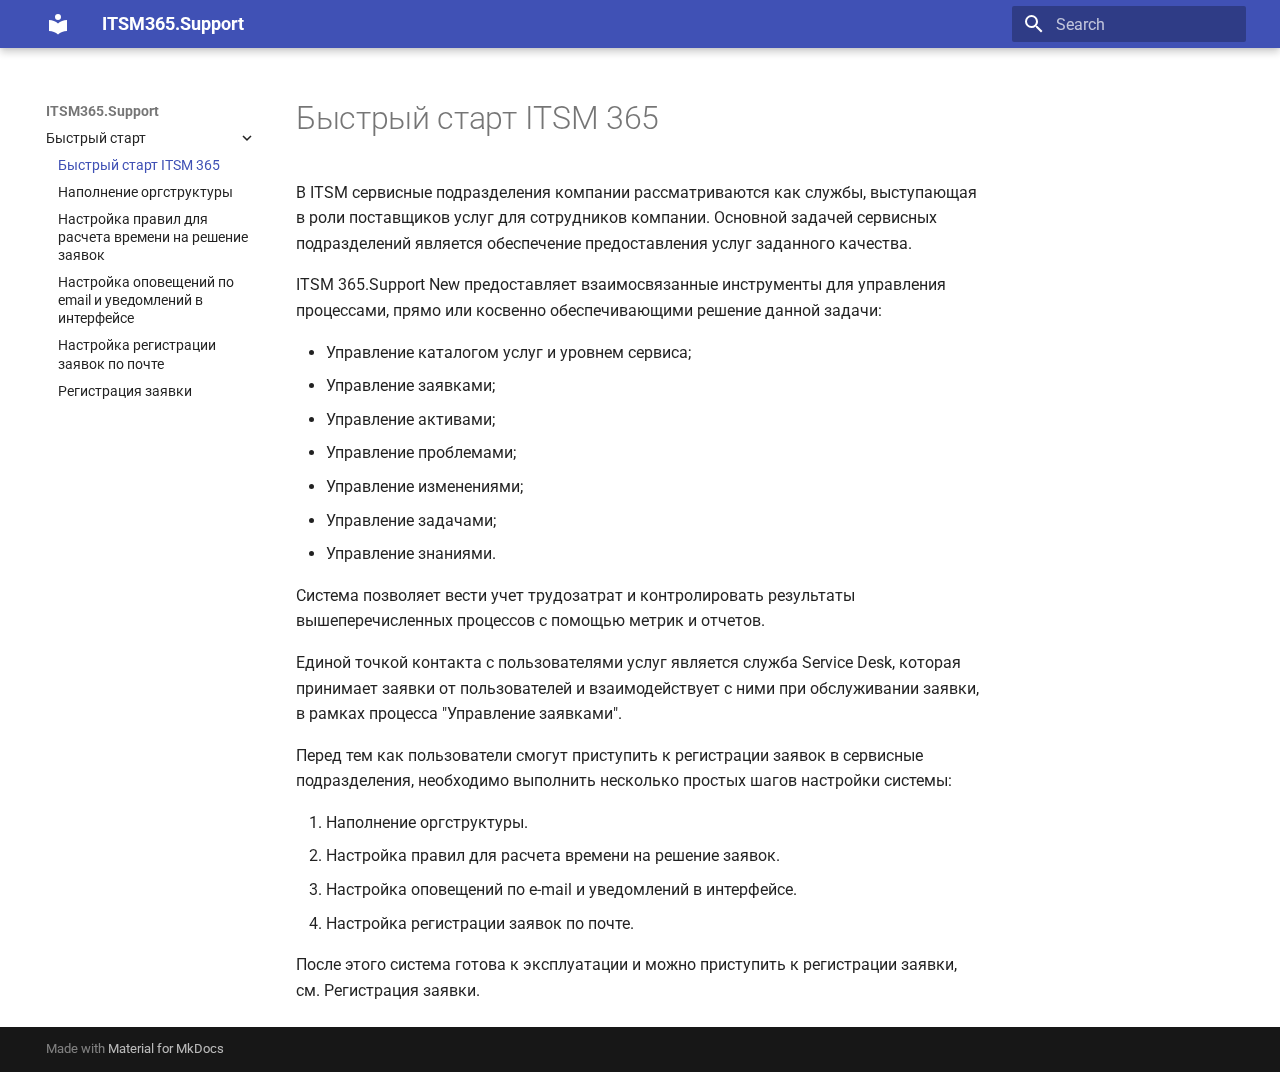
<file: site/Quick_Start_00/index.html>
<!doctype html>
<html lang="en" class="no-js">
  <head>
    
      <meta charset="utf-8">
      <meta name="viewport" content="width=device-width,initial-scale=1">
      
      
      
      
      
        <link rel="next" href="../Quick_Start_1/">
      
      
      <link rel="icon" href="../logo.png">
      <meta name="generator" content="mkdocs-1.5.3, mkdocs-material-9.5.17">
    
    
      
        <title>Быстрый старт ITSM 365 - ITSM365.Support</title>
      
    
    
      <link rel="stylesheet" href="../assets/stylesheets/main.bcfcd587.min.css">
      
      


    
    
      
    
    
      
        
        
        <link rel="preconnect" href="https://fonts.gstatic.com" crossorigin>
        <link rel="stylesheet" href="https://fonts.googleapis.com/css?family=Roboto:300,300i,400,400i,700,700i%7CRoboto+Mono:400,400i,700,700i&display=fallback">
        <style>:root{--md-text-font:"Roboto";--md-code-font:"Roboto Mono"}</style>
      
    
    
    <script>__md_scope=new URL("..",location),__md_hash=e=>[...e].reduce((e,_)=>(e<<5)-e+_.charCodeAt(0),0),__md_get=(e,_=localStorage,t=__md_scope)=>JSON.parse(_.getItem(t.pathname+"."+e)),__md_set=(e,_,t=localStorage,a=__md_scope)=>{try{t.setItem(a.pathname+"."+e,JSON.stringify(_))}catch(e){}}</script>
    
      

    
    
    
  </head>
  
  
    <body dir="ltr">
  
    
    <input class="md-toggle" data-md-toggle="drawer" type="checkbox" id="__drawer" autocomplete="off">
    <input class="md-toggle" data-md-toggle="search" type="checkbox" id="__search" autocomplete="off">
    <label class="md-overlay" for="__drawer"></label>
    <div data-md-component="skip">
      
        
        <a href="#itsm-365" class="md-skip">
          Skip to content
        </a>
      
    </div>
    <div data-md-component="announce">
      
    </div>
    
    
      

  

<header class="md-header md-header--shadow" data-md-component="header">
  <nav class="md-header__inner md-grid" aria-label="Header">
    <a href=".." title="ITSM365.Support" class="md-header__button md-logo" aria-label="ITSM365.Support" data-md-component="logo">
      
  
  <svg xmlns="http://www.w3.org/2000/svg" viewBox="0 0 24 24"><path d="M12 8a3 3 0 0 0 3-3 3 3 0 0 0-3-3 3 3 0 0 0-3 3 3 3 0 0 0 3 3m0 3.54C9.64 9.35 6.5 8 3 8v11c3.5 0 6.64 1.35 9 3.54 2.36-2.19 5.5-3.54 9-3.54V8c-3.5 0-6.64 1.35-9 3.54Z"/></svg>

    </a>
    <label class="md-header__button md-icon" for="__drawer">
      
      <svg xmlns="http://www.w3.org/2000/svg" viewBox="0 0 24 24"><path d="M3 6h18v2H3V6m0 5h18v2H3v-2m0 5h18v2H3v-2Z"/></svg>
    </label>
    <div class="md-header__title" data-md-component="header-title">
      <div class="md-header__ellipsis">
        <div class="md-header__topic">
          <span class="md-ellipsis">
            ITSM365.Support
          </span>
        </div>
        <div class="md-header__topic" data-md-component="header-topic">
          <span class="md-ellipsis">
            
              Быстрый старт ITSM 365
            
          </span>
        </div>
      </div>
    </div>
    
    
      <script>var media,input,key,value,palette=__md_get("__palette");if(palette&&palette.color){"(prefers-color-scheme)"===palette.color.media&&(media=matchMedia("(prefers-color-scheme: light)"),input=document.querySelector(media.matches?"[data-md-color-media='(prefers-color-scheme: light)']":"[data-md-color-media='(prefers-color-scheme: dark)']"),palette.color.media=input.getAttribute("data-md-color-media"),palette.color.scheme=input.getAttribute("data-md-color-scheme"),palette.color.primary=input.getAttribute("data-md-color-primary"),palette.color.accent=input.getAttribute("data-md-color-accent"));for([key,value]of Object.entries(palette.color))document.body.setAttribute("data-md-color-"+key,value)}</script>
    
    
    
      <label class="md-header__button md-icon" for="__search">
        
        <svg xmlns="http://www.w3.org/2000/svg" viewBox="0 0 24 24"><path d="M9.5 3A6.5 6.5 0 0 1 16 9.5c0 1.61-.59 3.09-1.56 4.23l.27.27h.79l5 5-1.5 1.5-5-5v-.79l-.27-.27A6.516 6.516 0 0 1 9.5 16 6.5 6.5 0 0 1 3 9.5 6.5 6.5 0 0 1 9.5 3m0 2C7 5 5 7 5 9.5S7 14 9.5 14 14 12 14 9.5 12 5 9.5 5Z"/></svg>
      </label>
      <div class="md-search" data-md-component="search" role="dialog">
  <label class="md-search__overlay" for="__search"></label>
  <div class="md-search__inner" role="search">
    <form class="md-search__form" name="search">
      <input type="text" class="md-search__input" name="query" aria-label="Search" placeholder="Search" autocapitalize="off" autocorrect="off" autocomplete="off" spellcheck="false" data-md-component="search-query" required>
      <label class="md-search__icon md-icon" for="__search">
        
        <svg xmlns="http://www.w3.org/2000/svg" viewBox="0 0 24 24"><path d="M9.5 3A6.5 6.5 0 0 1 16 9.5c0 1.61-.59 3.09-1.56 4.23l.27.27h.79l5 5-1.5 1.5-5-5v-.79l-.27-.27A6.516 6.516 0 0 1 9.5 16 6.5 6.5 0 0 1 3 9.5 6.5 6.5 0 0 1 9.5 3m0 2C7 5 5 7 5 9.5S7 14 9.5 14 14 12 14 9.5 12 5 9.5 5Z"/></svg>
        
        <svg xmlns="http://www.w3.org/2000/svg" viewBox="0 0 24 24"><path d="M20 11v2H8l5.5 5.5-1.42 1.42L4.16 12l7.92-7.92L13.5 5.5 8 11h12Z"/></svg>
      </label>
      <nav class="md-search__options" aria-label="Search">
        
        <button type="reset" class="md-search__icon md-icon" title="Clear" aria-label="Clear" tabindex="-1">
          
          <svg xmlns="http://www.w3.org/2000/svg" viewBox="0 0 24 24"><path d="M19 6.41 17.59 5 12 10.59 6.41 5 5 6.41 10.59 12 5 17.59 6.41 19 12 13.41 17.59 19 19 17.59 13.41 12 19 6.41Z"/></svg>
        </button>
      </nav>
      
    </form>
    <div class="md-search__output">
      <div class="md-search__scrollwrap" data-md-scrollfix>
        <div class="md-search-result" data-md-component="search-result">
          <div class="md-search-result__meta">
            Initializing search
          </div>
          <ol class="md-search-result__list" role="presentation"></ol>
        </div>
      </div>
    </div>
  </div>
</div>
    
    
  </nav>
  
</header>
    
    <div class="md-container" data-md-component="container">
      
      
        
          
        
      
      <main class="md-main" data-md-component="main">
        <div class="md-main__inner md-grid">
          
            
              
              <div class="md-sidebar md-sidebar--primary" data-md-component="sidebar" data-md-type="navigation" >
                <div class="md-sidebar__scrollwrap">
                  <div class="md-sidebar__inner">
                    



<nav class="md-nav md-nav--primary" aria-label="Navigation" data-md-level="0">
  <label class="md-nav__title" for="__drawer">
    <a href=".." title="ITSM365.Support" class="md-nav__button md-logo" aria-label="ITSM365.Support" data-md-component="logo">
      
  
  <svg xmlns="http://www.w3.org/2000/svg" viewBox="0 0 24 24"><path d="M12 8a3 3 0 0 0 3-3 3 3 0 0 0-3-3 3 3 0 0 0-3 3 3 3 0 0 0 3 3m0 3.54C9.64 9.35 6.5 8 3 8v11c3.5 0 6.64 1.35 9 3.54 2.36-2.19 5.5-3.54 9-3.54V8c-3.5 0-6.64 1.35-9 3.54Z"/></svg>

    </a>
    ITSM365.Support
  </label>
  
  <ul class="md-nav__list" data-md-scrollfix>
    
      
      
  
  
    
  
  
  
    
    
      
        
      
        
      
        
      
        
      
        
      
        
      
    
    
    
    <li class="md-nav__item md-nav__item--active md-nav__item--nested">
      
        
        
        <input class="md-nav__toggle md-toggle " type="checkbox" id="__nav_1" checked>
        
          
          <label class="md-nav__link" for="__nav_1" id="__nav_1_label" tabindex="0">
            
  
  <span class="md-ellipsis">
    Быстрый старт
  </span>
  

            <span class="md-nav__icon md-icon"></span>
          </label>
        
        <nav class="md-nav" data-md-level="1" aria-labelledby="__nav_1_label" aria-expanded="true">
          <label class="md-nav__title" for="__nav_1">
            <span class="md-nav__icon md-icon"></span>
            Быстрый старт
          </label>
          <ul class="md-nav__list" data-md-scrollfix>
            
              
                
  
  
    
  
  
  
    <li class="md-nav__item md-nav__item--active">
      
      <input class="md-nav__toggle md-toggle" type="checkbox" id="__toc">
      
      
        
      
      
      <a href="./" class="md-nav__link md-nav__link--active">
        
  
  <span class="md-ellipsis">
    Быстрый старт ITSM 365
  </span>
  

      </a>
      
    </li>
  

              
            
              
                
  
  
  
  
    <li class="md-nav__item">
      <a href="../Quick_Start_1/" class="md-nav__link">
        
  
  <span class="md-ellipsis">
    Наполнение оргструктуры
  </span>
  

      </a>
    </li>
  

              
            
              
                
  
  
  
  
    <li class="md-nav__item">
      <a href="../Quick_Start_2/" class="md-nav__link">
        
  
  <span class="md-ellipsis">
    Настройка правил для расчета времени на решение заявок
  </span>
  

      </a>
    </li>
  

              
            
              
                
  
  
  
  
    <li class="md-nav__item">
      <a href="../Quick_Start_3/" class="md-nav__link">
        
  
  <span class="md-ellipsis">
    Настройка оповещений по email и уведомлений в интерфейсе
  </span>
  

      </a>
    </li>
  

              
            
              
                
  
  
  
  
    <li class="md-nav__item">
      <a href="../Quick_Start_4/" class="md-nav__link">
        
  
  <span class="md-ellipsis">
    Настройка регистрации заявок по почте
  </span>
  

      </a>
    </li>
  

              
            
              
                
  
  
  
  
    <li class="md-nav__item">
      <a href="../Quick_Start_5/" class="md-nav__link">
        
  
  <span class="md-ellipsis">
    Регистрация заявки
  </span>
  

      </a>
    </li>
  

              
            
          </ul>
        </nav>
      
    </li>
  

    
  </ul>
</nav>
                  </div>
                </div>
              </div>
            
            
              
              <div class="md-sidebar md-sidebar--secondary" data-md-component="sidebar" data-md-type="toc" >
                <div class="md-sidebar__scrollwrap">
                  <div class="md-sidebar__inner">
                    

<nav class="md-nav md-nav--secondary" aria-label="Table of contents">
  
  
  
    
  
  
</nav>
                  </div>
                </div>
              </div>
            
          
          
            <div class="md-content" data-md-component="content">
              <article class="md-content__inner md-typeset">
                
                  


<h1 id="itsm-365">Быстрый старт ITSM 365</h1>
<p>В ITSM сервисные подразделения компании рассматриваются как службы, выступающая в роли поставщиков услуг для сотрудников компании. Основной задачей сервисных подразделений является обеспечение предоставления услуг заданного качества.</p>
<p class="beforeList">ITSM 365.Support New предоставляет взаимосвязанные инструменты для управления процессами, прямо или косвенно обеспечивающими решение данной задачи:</p>

<ul class="FirstLevel">
  <li> Управление каталогом услуг и уровнем сервиса;</li>
  <li>Управление заявками;</li>
  <li>Управление активами;</li>
  <li>Управление проблемами;</li>
  <li> Управление изменениями;</li>
  <li> Управление задачами;</li>
  <li>Управление знаниями. </li>
</ul>
<p>Система позволяет вести учет трудозатрат и контролировать результаты вышеперечисленных процессов с помощью метрик и отчетов.</p>
<p>Единой точкой контакта с пользователями услуг является служба Service Desk, которая принимает заявки от пользователей и взаимодействует с ними при обслуживании заявки, в рамках процесса "Управление заявками".</p>
<p class="beforeList">Перед тем как пользователи смогут приступить к регистрации заявок в сервисные подразделения, необходимо выполнить несколько простых шагов настройки системы:</p>

<ol>
  <li>
    <MadCap:xref href="Quick_Start_1.htm" xmlns:MadCap="http://www.madcapsoftware.com/Schemas/MadCap.xsd">Наполнение оргструктуры</MadCap:xref>.            </li>
  <li>
    <MadCap:xref href="Quick_Start_2.htm" xmlns:MadCap="http://www.madcapsoftware.com/Schemas/MadCap.xsd">Настройка правил для расчета времени на решение заявок</MadCap:xref>.            </li>
  <li>
    <MadCap:xref href="Quick_Start_3.htm" xmlns:MadCap="http://www.madcapsoftware.com/Schemas/MadCap.xsd">Настройка оповещений по e-mail и уведомлений в интерфейсе</MadCap:xref>.            </li>
  <li>
    <MadCap:xref href="Quick_Start_4.htm" xmlns:MadCap="http://www.madcapsoftware.com/Schemas/MadCap.xsd">Настройка регистрации заявок по почте</MadCap:xref>.            </li>
</ol>
<p>После этого система готова к эксплуатации и можно приступить к регистрации заявки, см. <MadCap:xref href="Quick_Start_5.htm" xmlns:MadCap="http://www.madcapsoftware.com/Schemas/MadCap.xsd">Регистрация заявки</MadCap:xref>.</p>












                
              </article>
            </div>
          
          
<script>var target=document.getElementById(location.hash.slice(1));target&&target.name&&(target.checked=target.name.startsWith("__tabbed_"))</script>
        </div>
        
      </main>
      
        <footer class="md-footer">
  
  <div class="md-footer-meta md-typeset">
    <div class="md-footer-meta__inner md-grid">
      <div class="md-copyright">
  
  
    Made with
    <a href="https://squidfunk.github.io/mkdocs-material/" target="_blank" rel="noopener">
      Material for MkDocs
    </a>
  
</div>
      
    </div>
  </div>
</footer>
      
    </div>
    <div class="md-dialog" data-md-component="dialog">
      <div class="md-dialog__inner md-typeset"></div>
    </div>
    
    
    <script id="__config" type="application/json">{"base": "..", "features": ["navigation.path", "navigation.indexes"], "search": "../assets/javascripts/workers/search.b8dbb3d2.min.js", "translations": {"clipboard.copied": "Copied to clipboard", "clipboard.copy": "Copy to clipboard", "search.result.more.one": "1 more on this page", "search.result.more.other": "# more on this page", "search.result.none": "No matching documents", "search.result.one": "1 matching document", "search.result.other": "# matching documents", "search.result.placeholder": "Type to start searching", "search.result.term.missing": "Missing", "select.version": "Select version"}}</script>
    
    
      <script src="../assets/javascripts/bundle.1e8ae164.min.js"></script>
      
    
  </body>
</html>
</file>
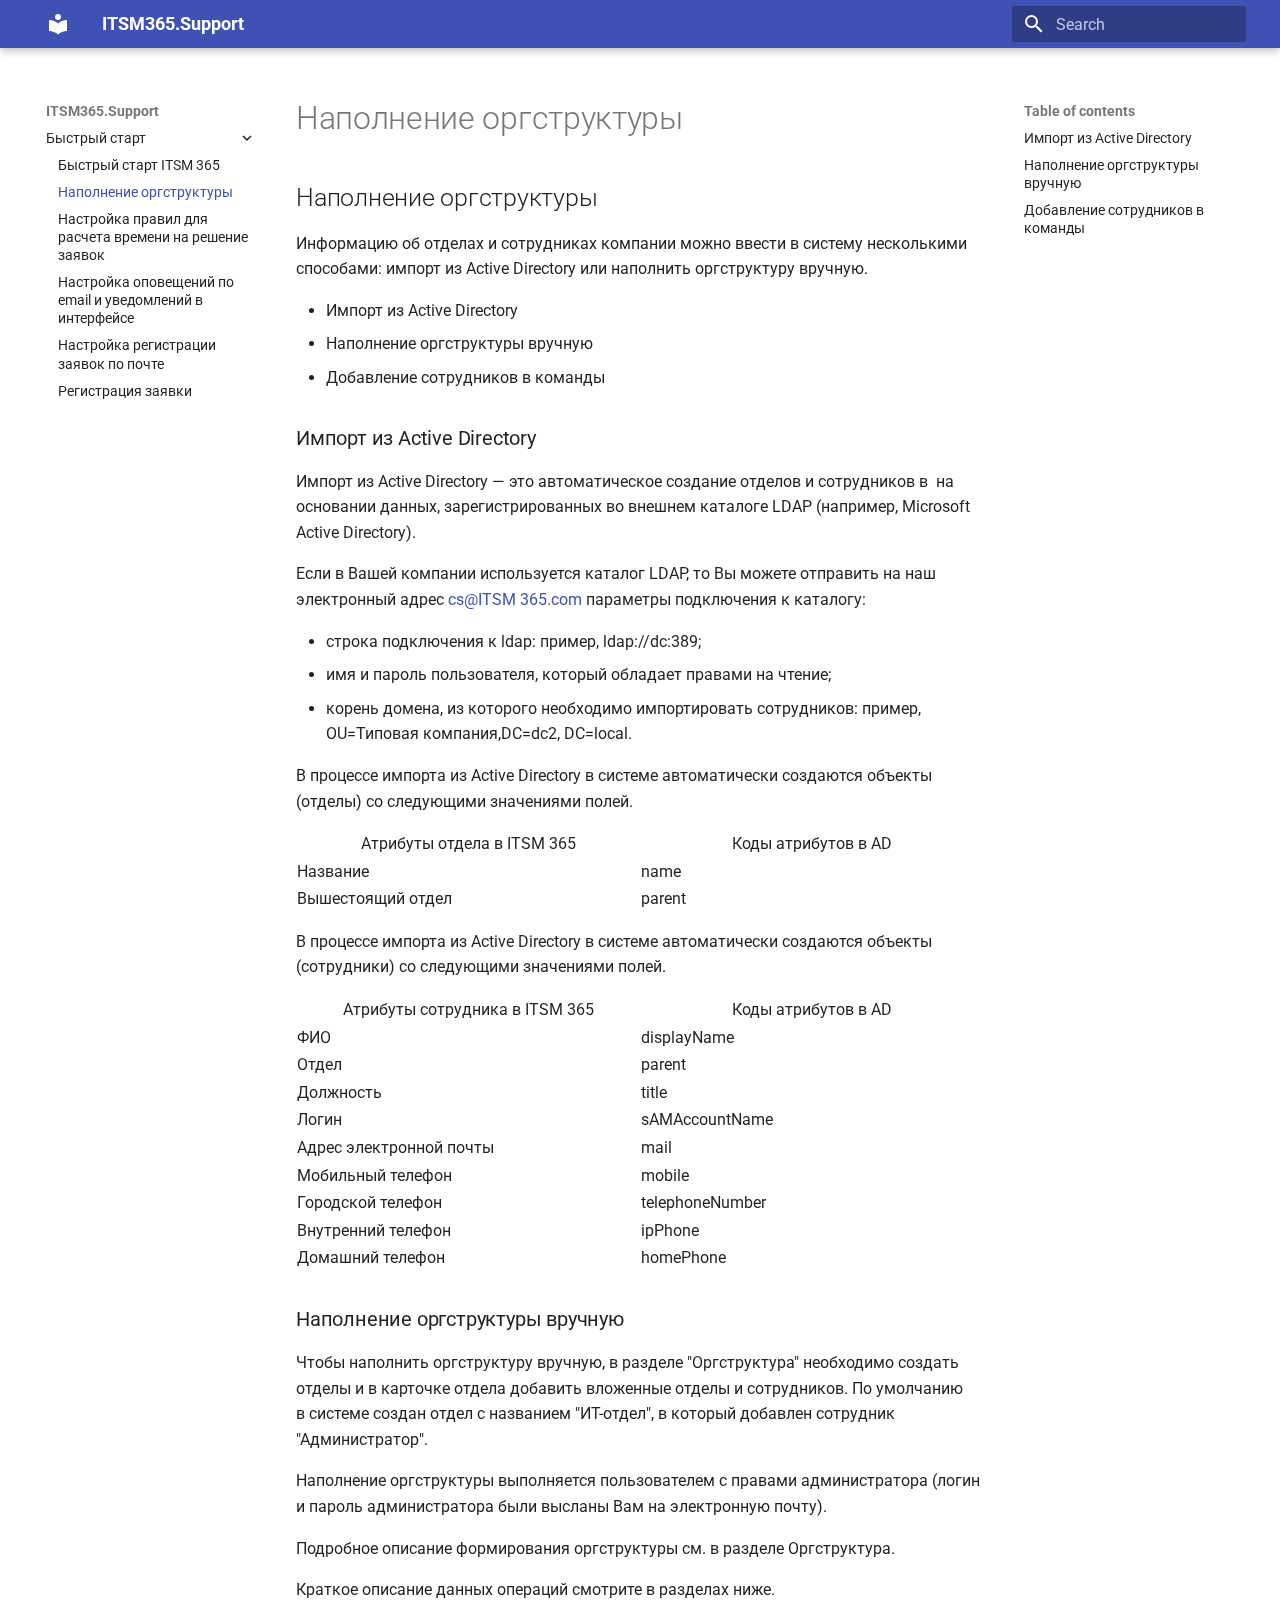
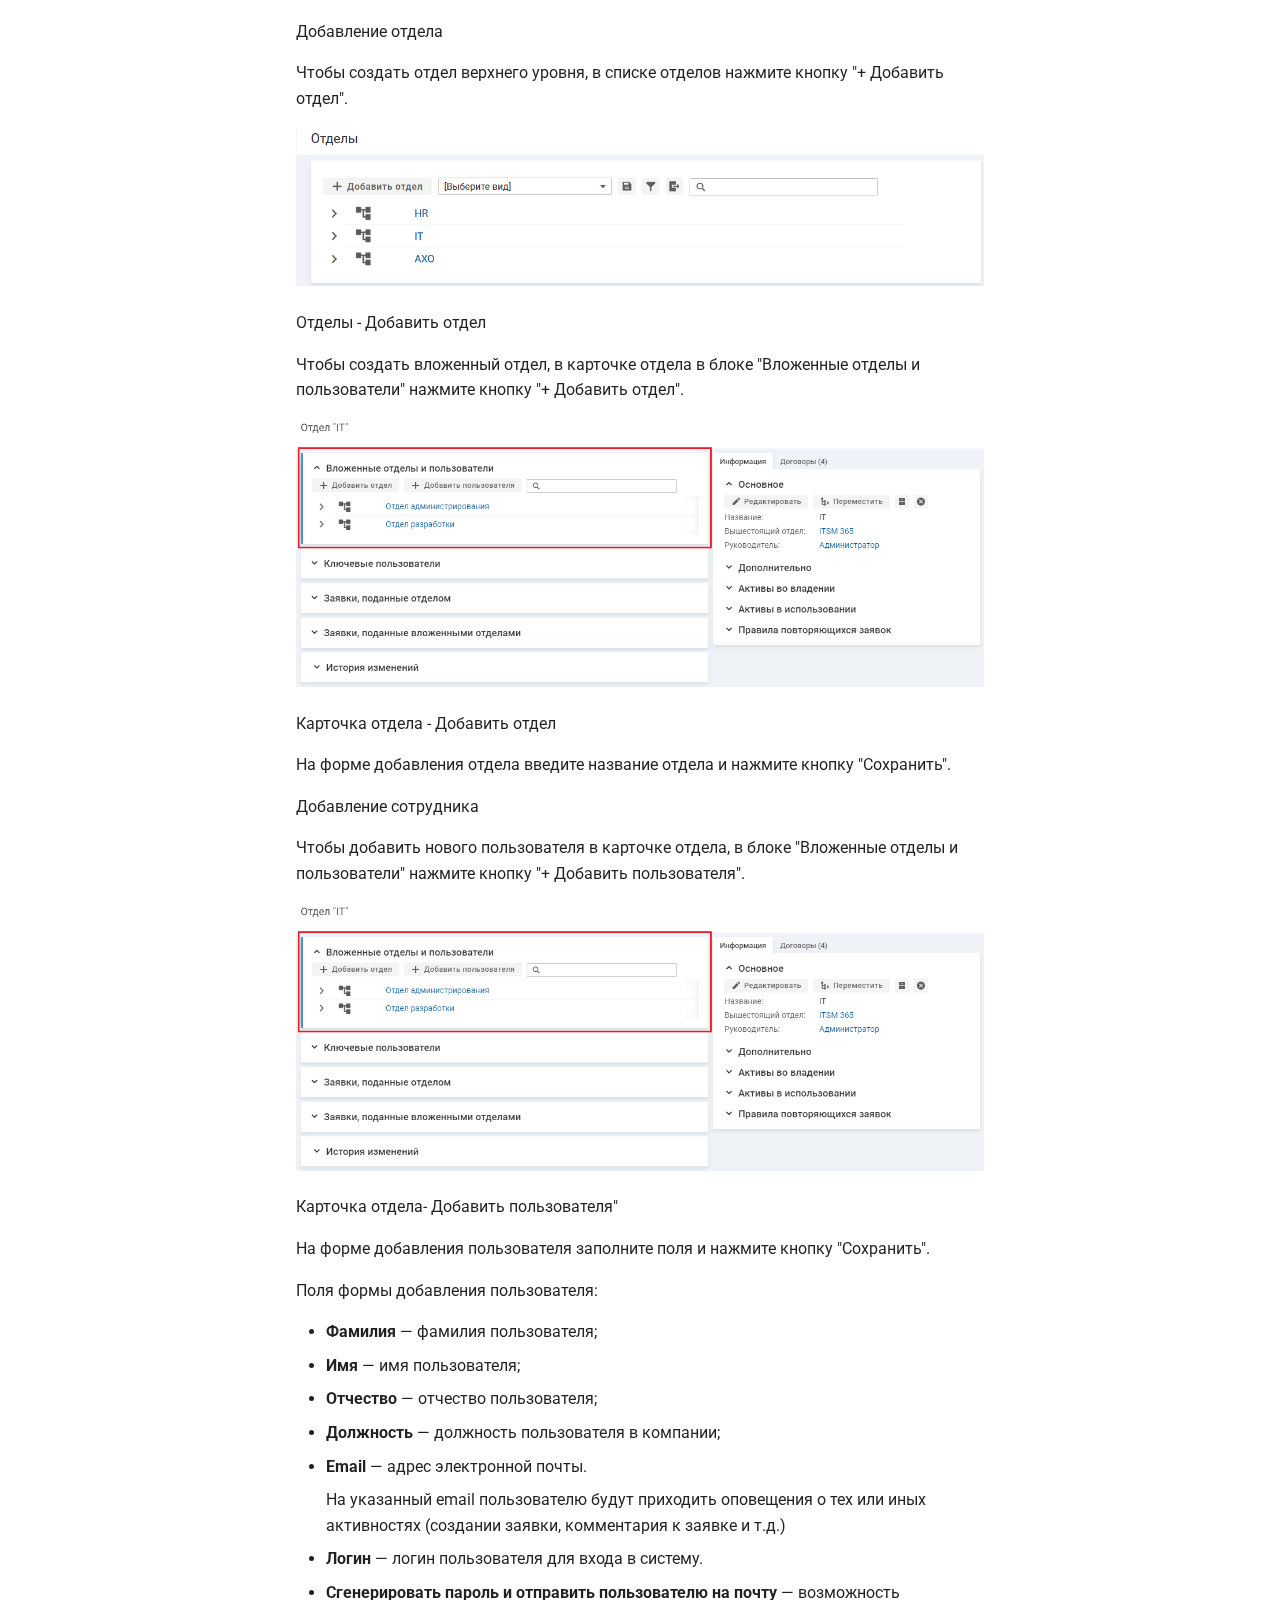
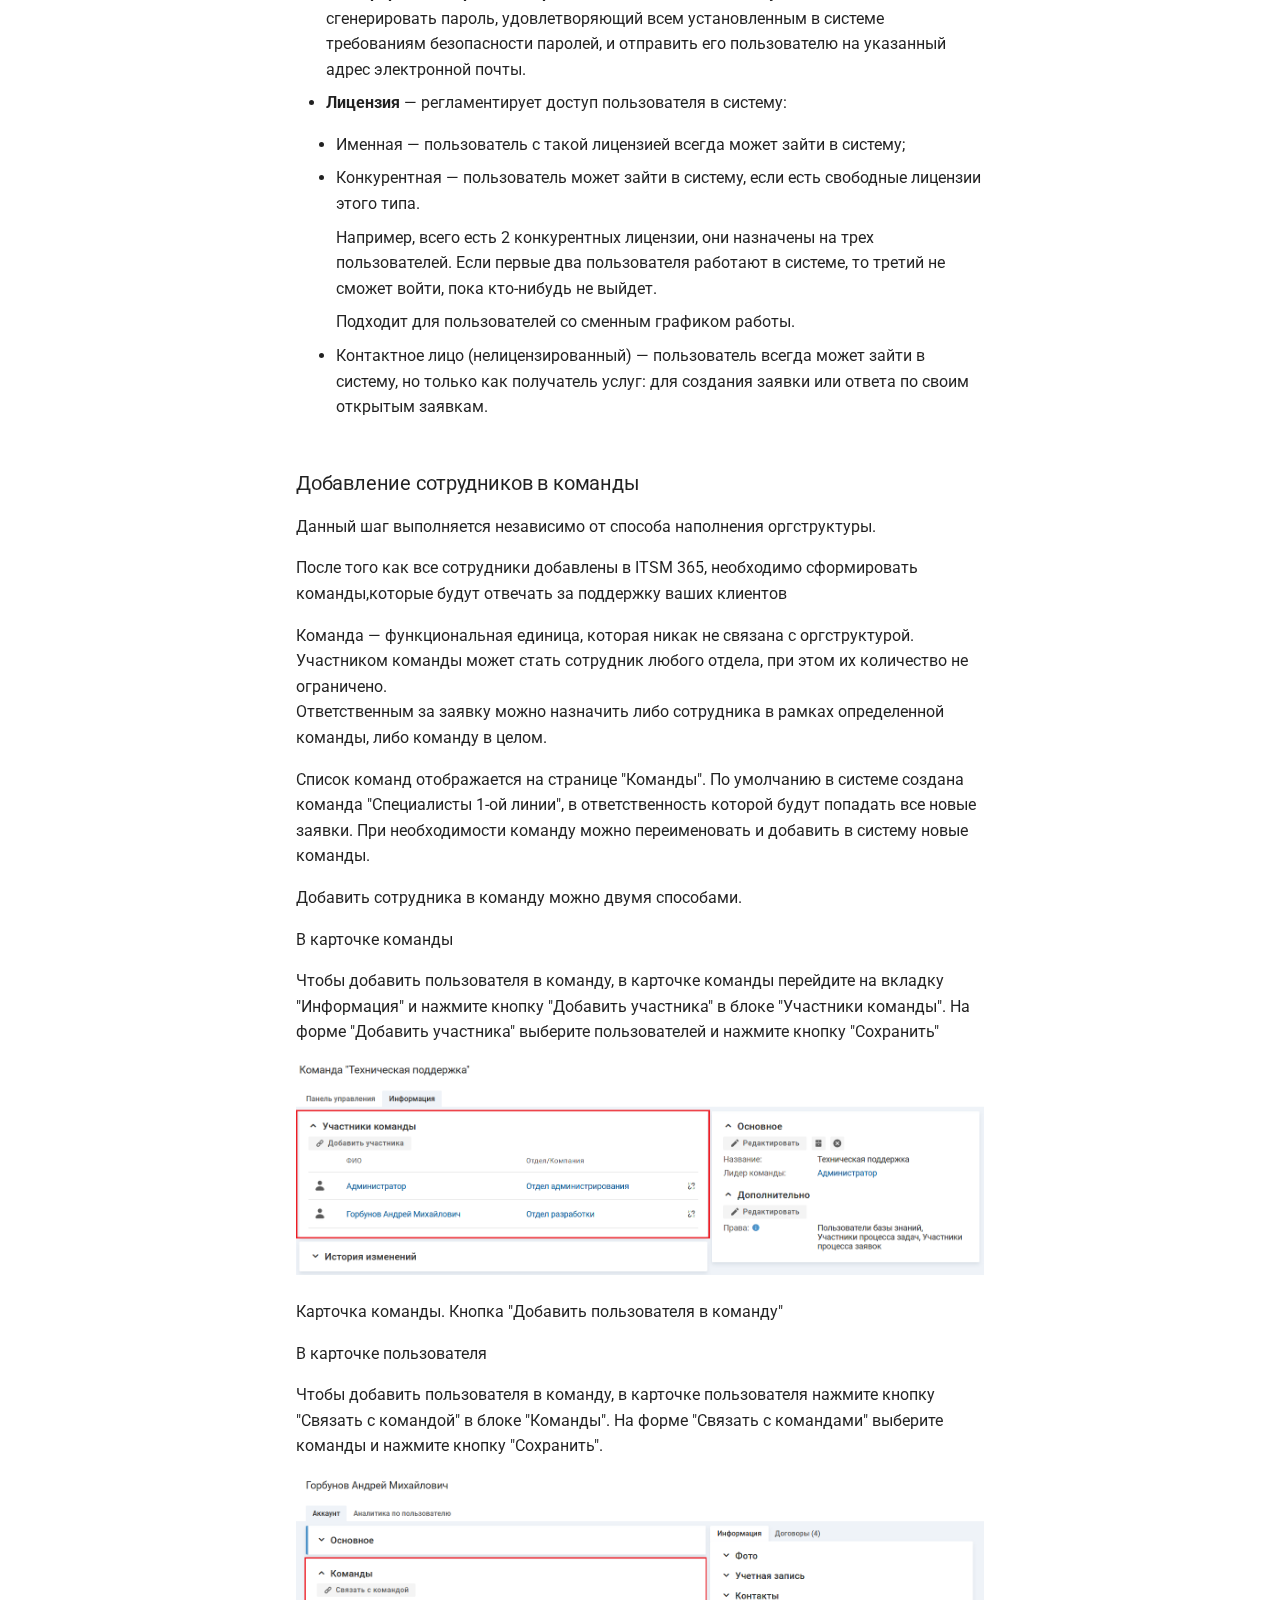
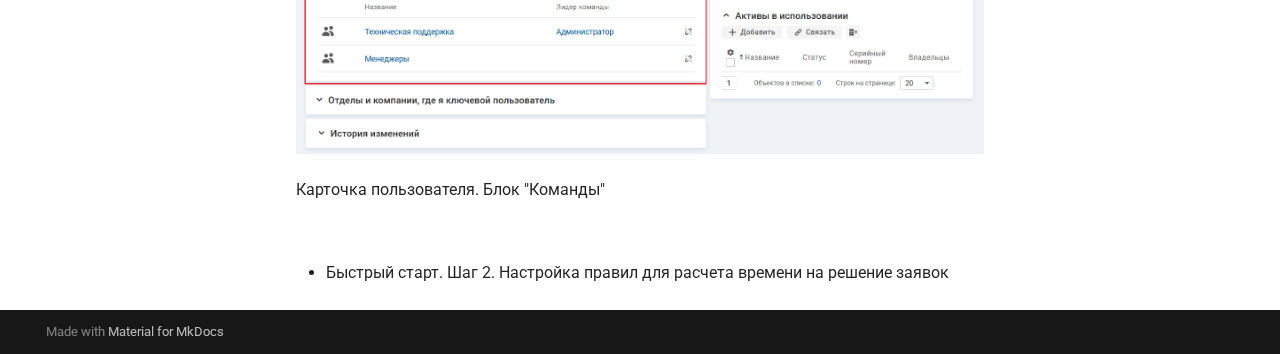
<file: site/Quick_Start_1/index.html>
<!doctype html>
<html lang="en" class="no-js">
  <head>
    
      <meta charset="utf-8">
      <meta name="viewport" content="width=device-width,initial-scale=1">
      
      
      
      
        <link rel="prev" href="../Quick_Start_00/">
      
      
        <link rel="next" href="../Quick_Start_2/">
      
      
      <link rel="icon" href="../logo.png">
      <meta name="generator" content="mkdocs-1.5.3, mkdocs-material-9.5.17">
    
    
      
        <title>Наполнение оргструктуры - ITSM365.Support</title>
      
    
    
      <link rel="stylesheet" href="../assets/stylesheets/main.bcfcd587.min.css">
      
      


    
    
      
    
    
      
        
        
        <link rel="preconnect" href="https://fonts.gstatic.com" crossorigin>
        <link rel="stylesheet" href="https://fonts.googleapis.com/css?family=Roboto:300,300i,400,400i,700,700i%7CRoboto+Mono:400,400i,700,700i&display=fallback">
        <style>:root{--md-text-font:"Roboto";--md-code-font:"Roboto Mono"}</style>
      
    
    
    <script>__md_scope=new URL("..",location),__md_hash=e=>[...e].reduce((e,_)=>(e<<5)-e+_.charCodeAt(0),0),__md_get=(e,_=localStorage,t=__md_scope)=>JSON.parse(_.getItem(t.pathname+"."+e)),__md_set=(e,_,t=localStorage,a=__md_scope)=>{try{t.setItem(a.pathname+"."+e,JSON.stringify(_))}catch(e){}}</script>
    
      

    
    
    
  </head>
  
  
    <body dir="ltr">
  
    
    <input class="md-toggle" data-md-toggle="drawer" type="checkbox" id="__drawer" autocomplete="off">
    <input class="md-toggle" data-md-toggle="search" type="checkbox" id="__search" autocomplete="off">
    <label class="md-overlay" for="__drawer"></label>
    <div data-md-component="skip">
      
        
        <a href="#active-directory" class="md-skip">
          Skip to content
        </a>
      
    </div>
    <div data-md-component="announce">
      
    </div>
    
    
      

  

<header class="md-header md-header--shadow" data-md-component="header">
  <nav class="md-header__inner md-grid" aria-label="Header">
    <a href=".." title="ITSM365.Support" class="md-header__button md-logo" aria-label="ITSM365.Support" data-md-component="logo">
      
  
  <svg xmlns="http://www.w3.org/2000/svg" viewBox="0 0 24 24"><path d="M12 8a3 3 0 0 0 3-3 3 3 0 0 0-3-3 3 3 0 0 0-3 3 3 3 0 0 0 3 3m0 3.54C9.64 9.35 6.5 8 3 8v11c3.5 0 6.64 1.35 9 3.54 2.36-2.19 5.5-3.54 9-3.54V8c-3.5 0-6.64 1.35-9 3.54Z"/></svg>

    </a>
    <label class="md-header__button md-icon" for="__drawer">
      
      <svg xmlns="http://www.w3.org/2000/svg" viewBox="0 0 24 24"><path d="M3 6h18v2H3V6m0 5h18v2H3v-2m0 5h18v2H3v-2Z"/></svg>
    </label>
    <div class="md-header__title" data-md-component="header-title">
      <div class="md-header__ellipsis">
        <div class="md-header__topic">
          <span class="md-ellipsis">
            ITSM365.Support
          </span>
        </div>
        <div class="md-header__topic" data-md-component="header-topic">
          <span class="md-ellipsis">
            
              Наполнение оргструктуры
            
          </span>
        </div>
      </div>
    </div>
    
    
      <script>var media,input,key,value,palette=__md_get("__palette");if(palette&&palette.color){"(prefers-color-scheme)"===palette.color.media&&(media=matchMedia("(prefers-color-scheme: light)"),input=document.querySelector(media.matches?"[data-md-color-media='(prefers-color-scheme: light)']":"[data-md-color-media='(prefers-color-scheme: dark)']"),palette.color.media=input.getAttribute("data-md-color-media"),palette.color.scheme=input.getAttribute("data-md-color-scheme"),palette.color.primary=input.getAttribute("data-md-color-primary"),palette.color.accent=input.getAttribute("data-md-color-accent"));for([key,value]of Object.entries(palette.color))document.body.setAttribute("data-md-color-"+key,value)}</script>
    
    
    
      <label class="md-header__button md-icon" for="__search">
        
        <svg xmlns="http://www.w3.org/2000/svg" viewBox="0 0 24 24"><path d="M9.5 3A6.5 6.5 0 0 1 16 9.5c0 1.61-.59 3.09-1.56 4.23l.27.27h.79l5 5-1.5 1.5-5-5v-.79l-.27-.27A6.516 6.516 0 0 1 9.5 16 6.5 6.5 0 0 1 3 9.5 6.5 6.5 0 0 1 9.5 3m0 2C7 5 5 7 5 9.5S7 14 9.5 14 14 12 14 9.5 12 5 9.5 5Z"/></svg>
      </label>
      <div class="md-search" data-md-component="search" role="dialog">
  <label class="md-search__overlay" for="__search"></label>
  <div class="md-search__inner" role="search">
    <form class="md-search__form" name="search">
      <input type="text" class="md-search__input" name="query" aria-label="Search" placeholder="Search" autocapitalize="off" autocorrect="off" autocomplete="off" spellcheck="false" data-md-component="search-query" required>
      <label class="md-search__icon md-icon" for="__search">
        
        <svg xmlns="http://www.w3.org/2000/svg" viewBox="0 0 24 24"><path d="M9.5 3A6.5 6.5 0 0 1 16 9.5c0 1.61-.59 3.09-1.56 4.23l.27.27h.79l5 5-1.5 1.5-5-5v-.79l-.27-.27A6.516 6.516 0 0 1 9.5 16 6.5 6.5 0 0 1 3 9.5 6.5 6.5 0 0 1 9.5 3m0 2C7 5 5 7 5 9.5S7 14 9.5 14 14 12 14 9.5 12 5 9.5 5Z"/></svg>
        
        <svg xmlns="http://www.w3.org/2000/svg" viewBox="0 0 24 24"><path d="M20 11v2H8l5.5 5.5-1.42 1.42L4.16 12l7.92-7.92L13.5 5.5 8 11h12Z"/></svg>
      </label>
      <nav class="md-search__options" aria-label="Search">
        
        <button type="reset" class="md-search__icon md-icon" title="Clear" aria-label="Clear" tabindex="-1">
          
          <svg xmlns="http://www.w3.org/2000/svg" viewBox="0 0 24 24"><path d="M19 6.41 17.59 5 12 10.59 6.41 5 5 6.41 10.59 12 5 17.59 6.41 19 12 13.41 17.59 19 19 17.59 13.41 12 19 6.41Z"/></svg>
        </button>
      </nav>
      
    </form>
    <div class="md-search__output">
      <div class="md-search__scrollwrap" data-md-scrollfix>
        <div class="md-search-result" data-md-component="search-result">
          <div class="md-search-result__meta">
            Initializing search
          </div>
          <ol class="md-search-result__list" role="presentation"></ol>
        </div>
      </div>
    </div>
  </div>
</div>
    
    
  </nav>
  
</header>
    
    <div class="md-container" data-md-component="container">
      
      
        
          
        
      
      <main class="md-main" data-md-component="main">
        <div class="md-main__inner md-grid">
          
            
              
              <div class="md-sidebar md-sidebar--primary" data-md-component="sidebar" data-md-type="navigation" >
                <div class="md-sidebar__scrollwrap">
                  <div class="md-sidebar__inner">
                    



<nav class="md-nav md-nav--primary" aria-label="Navigation" data-md-level="0">
  <label class="md-nav__title" for="__drawer">
    <a href=".." title="ITSM365.Support" class="md-nav__button md-logo" aria-label="ITSM365.Support" data-md-component="logo">
      
  
  <svg xmlns="http://www.w3.org/2000/svg" viewBox="0 0 24 24"><path d="M12 8a3 3 0 0 0 3-3 3 3 0 0 0-3-3 3 3 0 0 0-3 3 3 3 0 0 0 3 3m0 3.54C9.64 9.35 6.5 8 3 8v11c3.5 0 6.64 1.35 9 3.54 2.36-2.19 5.5-3.54 9-3.54V8c-3.5 0-6.64 1.35-9 3.54Z"/></svg>

    </a>
    ITSM365.Support
  </label>
  
  <ul class="md-nav__list" data-md-scrollfix>
    
      
      
  
  
    
  
  
  
    
    
      
        
      
        
      
        
      
        
      
        
      
        
      
    
    
    
    <li class="md-nav__item md-nav__item--active md-nav__item--nested">
      
        
        
        <input class="md-nav__toggle md-toggle " type="checkbox" id="__nav_1" checked>
        
          
          <label class="md-nav__link" for="__nav_1" id="__nav_1_label" tabindex="0">
            
  
  <span class="md-ellipsis">
    Быстрый старт
  </span>
  

            <span class="md-nav__icon md-icon"></span>
          </label>
        
        <nav class="md-nav" data-md-level="1" aria-labelledby="__nav_1_label" aria-expanded="true">
          <label class="md-nav__title" for="__nav_1">
            <span class="md-nav__icon md-icon"></span>
            Быстрый старт
          </label>
          <ul class="md-nav__list" data-md-scrollfix>
            
              
                
  
  
  
  
    <li class="md-nav__item">
      <a href="../Quick_Start_00/" class="md-nav__link">
        
  
  <span class="md-ellipsis">
    Быстрый старт ITSM 365
  </span>
  

      </a>
    </li>
  

              
            
              
                
  
  
    
  
  
  
    <li class="md-nav__item md-nav__item--active">
      
      <input class="md-nav__toggle md-toggle" type="checkbox" id="__toc">
      
      
      
        <label class="md-nav__link md-nav__link--active" for="__toc">
          
  
  <span class="md-ellipsis">
    Наполнение оргструктуры
  </span>
  

          <span class="md-nav__icon md-icon"></span>
        </label>
      
      <a href="./" class="md-nav__link md-nav__link--active">
        
  
  <span class="md-ellipsis">
    Наполнение оргструктуры
  </span>
  

      </a>
      
        

<nav class="md-nav md-nav--secondary" aria-label="Table of contents">
  
  
  
  
    <label class="md-nav__title" for="__toc">
      <span class="md-nav__icon md-icon"></span>
      Table of contents
    </label>
    <ul class="md-nav__list" data-md-component="toc" data-md-scrollfix>
      
        <li class="md-nav__item">
  <a href="#active-directory" class="md-nav__link">
    <span class="md-ellipsis">
      Импорт из Active Directory
    </span>
  </a>
  
</li>
      
        <li class="md-nav__item">
  <a href="#_1" class="md-nav__link">
    <span class="md-ellipsis">
      Наполнение оргструктуры вручную
    </span>
  </a>
  
</li>
      
        <li class="md-nav__item">
  <a href="#_2" class="md-nav__link">
    <span class="md-ellipsis">
      Добавление сотрудников в команды
    </span>
  </a>
  
</li>
      
    </ul>
  
</nav>
      
    </li>
  

              
            
              
                
  
  
  
  
    <li class="md-nav__item">
      <a href="../Quick_Start_2/" class="md-nav__link">
        
  
  <span class="md-ellipsis">
    Настройка правил для расчета времени на решение заявок
  </span>
  

      </a>
    </li>
  

              
            
              
                
  
  
  
  
    <li class="md-nav__item">
      <a href="../Quick_Start_3/" class="md-nav__link">
        
  
  <span class="md-ellipsis">
    Настройка оповещений по email и уведомлений в интерфейсе
  </span>
  

      </a>
    </li>
  

              
            
              
                
  
  
  
  
    <li class="md-nav__item">
      <a href="../Quick_Start_4/" class="md-nav__link">
        
  
  <span class="md-ellipsis">
    Настройка регистрации заявок по почте
  </span>
  

      </a>
    </li>
  

              
            
              
                
  
  
  
  
    <li class="md-nav__item">
      <a href="../Quick_Start_5/" class="md-nav__link">
        
  
  <span class="md-ellipsis">
    Регистрация заявки
  </span>
  

      </a>
    </li>
  

              
            
          </ul>
        </nav>
      
    </li>
  

    
  </ul>
</nav>
                  </div>
                </div>
              </div>
            
            
              
              <div class="md-sidebar md-sidebar--secondary" data-md-component="sidebar" data-md-type="toc" >
                <div class="md-sidebar__scrollwrap">
                  <div class="md-sidebar__inner">
                    

<nav class="md-nav md-nav--secondary" aria-label="Table of contents">
  
  
  
  
    <label class="md-nav__title" for="__toc">
      <span class="md-nav__icon md-icon"></span>
      Table of contents
    </label>
    <ul class="md-nav__list" data-md-component="toc" data-md-scrollfix>
      
        <li class="md-nav__item">
  <a href="#active-directory" class="md-nav__link">
    <span class="md-ellipsis">
      Импорт из Active Directory
    </span>
  </a>
  
</li>
      
        <li class="md-nav__item">
  <a href="#_1" class="md-nav__link">
    <span class="md-ellipsis">
      Наполнение оргструктуры вручную
    </span>
  </a>
  
</li>
      
        <li class="md-nav__item">
  <a href="#_2" class="md-nav__link">
    <span class="md-ellipsis">
      Добавление сотрудников в команды
    </span>
  </a>
  
</li>
      
    </ul>
  
</nav>
                  </div>
                </div>
              </div>
            
          
          
            <div class="md-content" data-md-component="content">
              <article class="md-content__inner md-typeset">
                
                  


<h1 MadCap:conditions="Default.WEB-HELP" xmlns:MadCap="http://www.madcapsoftware.com/Schemas/MadCap.xsd">Наполнение оргструктуры</h1>
<h2 MadCap:conditions="Default.PDF" xmlns:MadCap="http://www.madcapsoftware.com/Schemas/MadCap.xsd">Наполнение оргструктуры</h2>
<p>Информацию об отделах и сотрудниках компании можно ввести в систему несколькими способами: импорт из  Active Directory или наполнить оргструктуру вручную.</p>
<ul class="TOC" MadCap:conditions="Default.WEB-HELP" xmlns:MadCap="http://www.madcapsoftware.com/Schemas/MadCap.xsd">
  <li>
    <MadCap:xref href="#01">Импорт из  Active Directory</MadCap:xref>
  </li>
  <li>
    <MadCap:xref href="#02">Наполнение оргструктуры вручную</MadCap:xref>
  </li>
  <li>
    <MadCap:xref href="#05">Добавление сотрудников в команды</MadCap:xref>
  </li>
</ul>
<h3 id="active-directory">Импорт из Active Directory</h3>
<p>Импорт из Active Directory — это автоматическое создание отделов и сотрудников в <MadCap:variable name="Base.ProductName" xmlns:MadCap="http://www.madcapsoftware.com/Schemas/MadCap.xsd" /> на основании данных, зарегистрированных во внешнем каталоге LDAP (например, Microsoft Active Directory).</p>

<p class="beforeList">Если в Вашей компании используется каталог LDAP, то Вы можете отправить на наш электронный адрес <a href="mailto:cs@ITSM 365.com" target="_blank">cs@ITSM 365.com</a> параметры подключения к каталогу:</p>

<ul class="FirstLevel">
  <li>строка подключения к ldap: пример, ldap://dc:389;</li>
  <li>имя и пароль пользователя, который обладает правами на чтение;</li>
  <li>корень домена, из которого необходимо импортировать сотрудников: пример, OU=Типовая компания,DC=dc2, DC=local.</li>
</ul>
<p>В процессе импорта из Active Directory в системе автоматически создаются объекты (отделы) со следующими значениями полей.</p>
<table style="mc-table-style: url('../Resources/TableStyles/PatternedRows.css');width: 100%;margin-left: 0;margin-right: auto;" class="TableStyle-PatternedRows" cellspacing="0">
  <col style="width: 50%;" class="TableStyle-PatternedRows-Column-Column" />
  <col style="width: 50%;" class="TableStyle-PatternedRows-Column-Column" />
  <thead>
    <tr class="TableStyle-PatternedRows-Head-Header">
      <th class="TableStyle-PatternedRows-HeadE-Column-Header">Атрибуты отдела в ITSM 365</th>
      <th class="TableStyle-PatternedRows-HeadD-Column-Header">Коды атрибутов в  AD</th>
    </tr>
  </thead>
  <tbody>
    <tr class="TableStyle-PatternedRows-Body-Body">
      <td class="TableStyle-PatternedRows-BodyE-Column-Body">Название</td>
      <td class="TableStyle-PatternedRows-BodyD-Column-Body">name </td>
    </tr>
    <tr class="TableStyle-PatternedRows-Body-Body">
      <td class="TableStyle-PatternedRows-BodyB-Column-Body">Вышестоящий отдел</td>
      <td class="TableStyle-PatternedRows-BodyA-Column-Body">parent</td>
    </tr>
  </tbody>
</table>
<p>В процессе импорта из Active Directory в системе автоматически создаются объекты (сотрудники) со следующими значениями полей.</p>
<table style="mc-table-style: url('../Resources/TableStyles/PatternedRows.css');margin-left: 0;margin-right: auto;caption-side: top;mc-caption-repeat: true;width: 100%;" class="TableStyle-PatternedRows" cellspacing="0">
  <col style="width: 50%;" class="TableStyle-PatternedRows-Column-Column" />
  <col style="width: 50%;" class="TableStyle-PatternedRows-Column-Column" />
  <thead>
    <tr class="TableStyle-PatternedRows-Head-Header">
      <th class="TableStyle-PatternedRows-HeadE-Column-Header">Атрибуты сотрудника в ITSM 365</th>
      <th class="TableStyle-PatternedRows-HeadD-Column-Header">Коды атрибутов в  AD</th>
    </tr>
  </thead>
  <tbody>
    <tr class="TableStyle-PatternedRows-Body-Body">
      <td class="TableStyle-PatternedRows-BodyE-Column-Body">ФИО</td>
      <td class="TableStyle-PatternedRows-BodyD-Column-Body">displayName</td>
    </tr>
    <tr class="TableStyle-PatternedRows-Body-Body">
      <td class="TableStyle-PatternedRows-BodyE-Column-Body">Отдел</td>
      <td class="TableStyle-PatternedRows-BodyD-Column-Body">parent</td>
    </tr>
    <tr class="TableStyle-PatternedRows-Body-Body">
      <td class="TableStyle-PatternedRows-BodyE-Column-Body">Должность</td>
      <td class="TableStyle-PatternedRows-BodyD-Column-Body">title</td>
    </tr>
    <tr class="TableStyle-PatternedRows-Body-Body">
      <td class="TableStyle-PatternedRows-BodyE-Column-Body">Логин</td>
      <td class="TableStyle-PatternedRows-BodyD-Column-Body">sAMAccountName</td>
    </tr>
    <tr class="TableStyle-PatternedRows-Body-Body">
      <td class="TableStyle-PatternedRows-BodyE-Column-Body">Адрес электронной почты    </td>
      <td class="TableStyle-PatternedRows-BodyD-Column-Body">mail</td>
    </tr>
    <tr class="TableStyle-PatternedRows-Body-Body">
      <td class="TableStyle-PatternedRows-BodyE-Column-Body">Мобильный телефон</td>
      <td class="TableStyle-PatternedRows-BodyD-Column-Body">mobile</td>
    </tr>
    <tr class="TableStyle-PatternedRows-Body-Body">
      <td class="TableStyle-PatternedRows-BodyE-Column-Body">Городской телефон</td>
      <td class="TableStyle-PatternedRows-BodyD-Column-Body">telephoneNumber</td>
    </tr>
    <tr class="TableStyle-PatternedRows-Body-Body">
      <td class="TableStyle-PatternedRows-BodyE-Column-Body">Внутренний телефон</td>
      <td class="TableStyle-PatternedRows-BodyD-Column-Body">ipPhone</td>
    </tr>
    <tr class="TableStyle-PatternedRows-Body-Body">
      <td class="TableStyle-PatternedRows-BodyB-Column-Body">Домашний телефон</td>
      <td class="TableStyle-PatternedRows-BodyA-Column-Body">homePhone</td>
    </tr>
  </tbody>
</table>
<h3 id="_1">Наполнение оргструктуры вручную</h3>
<p>Чтобы наполнить оргструктуру вручную, в разделе "Оргструктура" необходимо создать отделы и в карточке отдела добавить вложенные отделы и сотрудников. По умолчанию в системе создан отдел с названием "ИТ-отдел", в который добавлен сотрудник "Администратор".</p>
<p>Наполнение оргструктуры выполняется пользователем с правами администратора (логин и пароль администратора были высланы Вам на электронную почту).</p>
<p MadCap:conditions="Default.itsm,Default.itsm_OS" xmlns:MadCap="http://www.madcapsoftware.com/Schemas/MadCap.xsd">Подробное описание формирования оргструктуры см. в разделе <MadCap:xref href="../org/orgstructura.htm">Оргструктура</MadCap:xref>.</p>

<p>Краткое описание данных операций смотрите в разделах ниже.</p>
<p class="hH4">Добавление отдела</p>

<p>Чтобы создать отдел верхнего уровня, в списке отделов нажмите кнопку "+ Добавить отдел".</p>
<p class="ris">
  <img src="../Resources/Images/itsm_SN/ou_add_1.png" title="Отделы - Добавить отдел" class="doc" />
</p>

<p class="img_num" MadCap:conditions="Default.PDF" xmlns:MadCap="http://www.madcapsoftware.com/Schemas/MadCap.xsd">Отделы - Добавить отдел</p>

<p>Чтобы создать вложенный отдел, в карточке отдела в блоке "Вложенные отделы и пользователи" нажмите кнопку "+ Добавить отдел".</p>
<p class="ris">
  <img src="../Resources/Images/itsm_SN/ou_add_2.png" title="Карточка отдела - Добавить отдел" class="doc"></img>
</p>

<p class="img_num" MadCap:conditions="Default.PDF" xmlns:MadCap="http://www.madcapsoftware.com/Schemas/MadCap.xsd">Карточка отдела - Добавить отдел</p>

<p>На форме добавления отдела введите название отдела и нажмите кнопку "Сохранить".</p>
<p class="hH4">Добавление сотрудника</p>

<p>Чтобы добавить нового пользователя в карточке отдела, в блоке "Вложенные отделы и пользователи" нажмите кнопку "+ Добавить пользователя".</p>
<p class="ris">
  <img src="../Resources/Images/itsm_SN/ou_add_2.png" title="Карточка отдела- Добавить пользователя&amp;quot;" class="doc"></img>
</p>

<p class="img_num" MadCap:conditions="Default.PDF" xmlns:MadCap="http://www.madcapsoftware.com/Schemas/MadCap.xsd">Карточка отдела- Добавить пользователя"</p>

<p>На форме добавления пользователя заполните поля и нажмите кнопку "Сохранить".</p>
<p class="beforeList">Поля формы добавления пользователя:</p>

<ul class="FirstLevel">
  <li>
    <b>Фамилия</b> — фамилия пользователя;</li>
  <li>
    <b>Имя</b> — имя пользователя;</li>
  <li>
    <b>Отчество</b> — отчество пользователя;</li>
  <li>
    <b>Должность</b> — должность пользователя в компании;</li>
  <li>
    <p>
      <b>Email</b> — адрес электронной почты. </p>
    <p>На указанный email пользователю будут приходить оповещения о тех или иных активностях (создании заявки, комментария к заявке и т.д.)</p>
  </li>
  <li>
    <b>Логин</b> — логин пользователя для входа в систему.</li>
  <li>
    <b>Сгенерировать пароль и отправить пользователю на почту</b> — возможность сгенерировать пароль, удовлетворяющий всем установленным в системе требованиям безопасности паролей, и отправить его пользователю на указанный адрес электронной почты.</li>
  <li>
    <p class="beforeList">
      <b>Лицензия</b> — регламентирует доступ пользователя в систему:</p>
  </li>
  <ul class="FirstLevel">
    <li>Именная — пользователь с такой лицензией всегда может зайти в систему;</li>
    <li>
      <p>Конкурентная — пользователь может зайти в систему, если есть свободные лицензии этого типа.</p>
      <p>Например, всего есть 2 конкурентных лицензии, они назначены на трех пользователей. Если первые два пользователя работают в системе, то третий не сможет войти, пока кто-нибудь не выйдет.</p>
      <p>Подходит для пользователей со сменным графиком работы.</p>
    </li>
    <li>Контактное лицо (нелицензированный) — пользователь всегда может зайти в систему, но только как получатель услуг: для создания заявки или ответа по своим открытым заявкам.</li>
  </ul>
</ul>
<h3 id="_2">Добавление сотрудников в команды</h3>
<p>Данный шаг выполняется независимо от способа наполнения оргструктуры.</p>
<p>После того как все сотрудники добавлены в ITSM 365, необходимо сформировать команды,которые будут отвечать за поддержку ваших клиентов</p>
<p class="Termin">Команда — функциональная единица, которая никак не связана с оргструктурой. Участником команды может стать сотрудник любого отдела, при этом их количество не ограничено. <br />Ответственным за заявку можно назначить либо сотрудника в рамках определенной команды, либо команду в целом.</p>

<p>Список команд отображается на странице "Команды". По умолчанию в системе создана команда "Специалисты 1-ой линии", в ответственность которой будут попадать все новые заявки. При необходимости команду можно переименовать и добавить в систему новые команды.</p>
<p>Добавить сотрудника в команду можно двумя способами.</p>
<p class="hH4">В карточке команды</p>

<p>Чтобы добавить пользователя в команду, в карточке команды перейдите на вкладку "Информация" и нажмите кнопку "Добавить участника" в блоке "Участники команды". На форме "Добавить участника" выберите пользователей и нажмите кнопку "Сохранить"</p>
<p class="ris">
  <img src="../Resources/Images/itsm_SN/t_4.png" title="Карточка команды. Кнопка &amp;quot;Добавить пользователя в команду&amp;quot;" class="doc" />
</p>

<p class="img_num" MadCap:conditions="Default.PDF" xmlns:MadCap="http://www.madcapsoftware.com/Schemas/MadCap.xsd">Карточка команды. Кнопка "Добавить пользователя в команду"</p>

<p class="hH4">В карточке пользователя</p>

<p>Чтобы добавить пользователя в команду, в карточке пользователя нажмите кнопку "Связать с командой" в блоке "Команды". На форме "Связать с командами" выберите команды и нажмите кнопку "Сохранить".</p>
<p class="ris">
  <img src="../Resources/Images/itsm_SN/emp_2_4.png" title="Карточка пользователя. Блок &amp;quot;Команды&amp;quot;" class="doc"></img>
</p>

<p class="img_num" MadCap:conditions="Default.PDF" xmlns:MadCap="http://www.madcapsoftware.com/Schemas/MadCap.xsd">  Карточка пользователя. Блок "Команды"</p>

<p MadCap:conditions="Default.WEB-HELP" class="note_stroca" xmlns:MadCap="http://www.madcapsoftware.com/Schemas/MadCap.xsd"> </p>

<ul class="webHelp">
  <li MadCap:conditions="Default.WEB-HELP" xmlns:MadCap="http://www.madcapsoftware.com/Schemas/MadCap.xsd">Быстрый старт. Шаг 2. <MadCap:xref href="Quick_Start_2.htm">Настройка правил для расчета времени на решение заявок</MadCap:xref></li>
</ul>












                
              </article>
            </div>
          
          
<script>var target=document.getElementById(location.hash.slice(1));target&&target.name&&(target.checked=target.name.startsWith("__tabbed_"))</script>
        </div>
        
      </main>
      
        <footer class="md-footer">
  
  <div class="md-footer-meta md-typeset">
    <div class="md-footer-meta__inner md-grid">
      <div class="md-copyright">
  
  
    Made with
    <a href="https://squidfunk.github.io/mkdocs-material/" target="_blank" rel="noopener">
      Material for MkDocs
    </a>
  
</div>
      
    </div>
  </div>
</footer>
      
    </div>
    <div class="md-dialog" data-md-component="dialog">
      <div class="md-dialog__inner md-typeset"></div>
    </div>
    
    
    <script id="__config" type="application/json">{"base": "..", "features": ["navigation.path", "navigation.indexes"], "search": "../assets/javascripts/workers/search.b8dbb3d2.min.js", "translations": {"clipboard.copied": "Copied to clipboard", "clipboard.copy": "Copy to clipboard", "search.result.more.one": "1 more on this page", "search.result.more.other": "# more on this page", "search.result.none": "No matching documents", "search.result.one": "1 matching document", "search.result.other": "# matching documents", "search.result.placeholder": "Type to start searching", "search.result.term.missing": "Missing", "select.version": "Select version"}}</script>
    
    
      <script src="../assets/javascripts/bundle.1e8ae164.min.js"></script>
      
    
  </body>
</html>
</file>
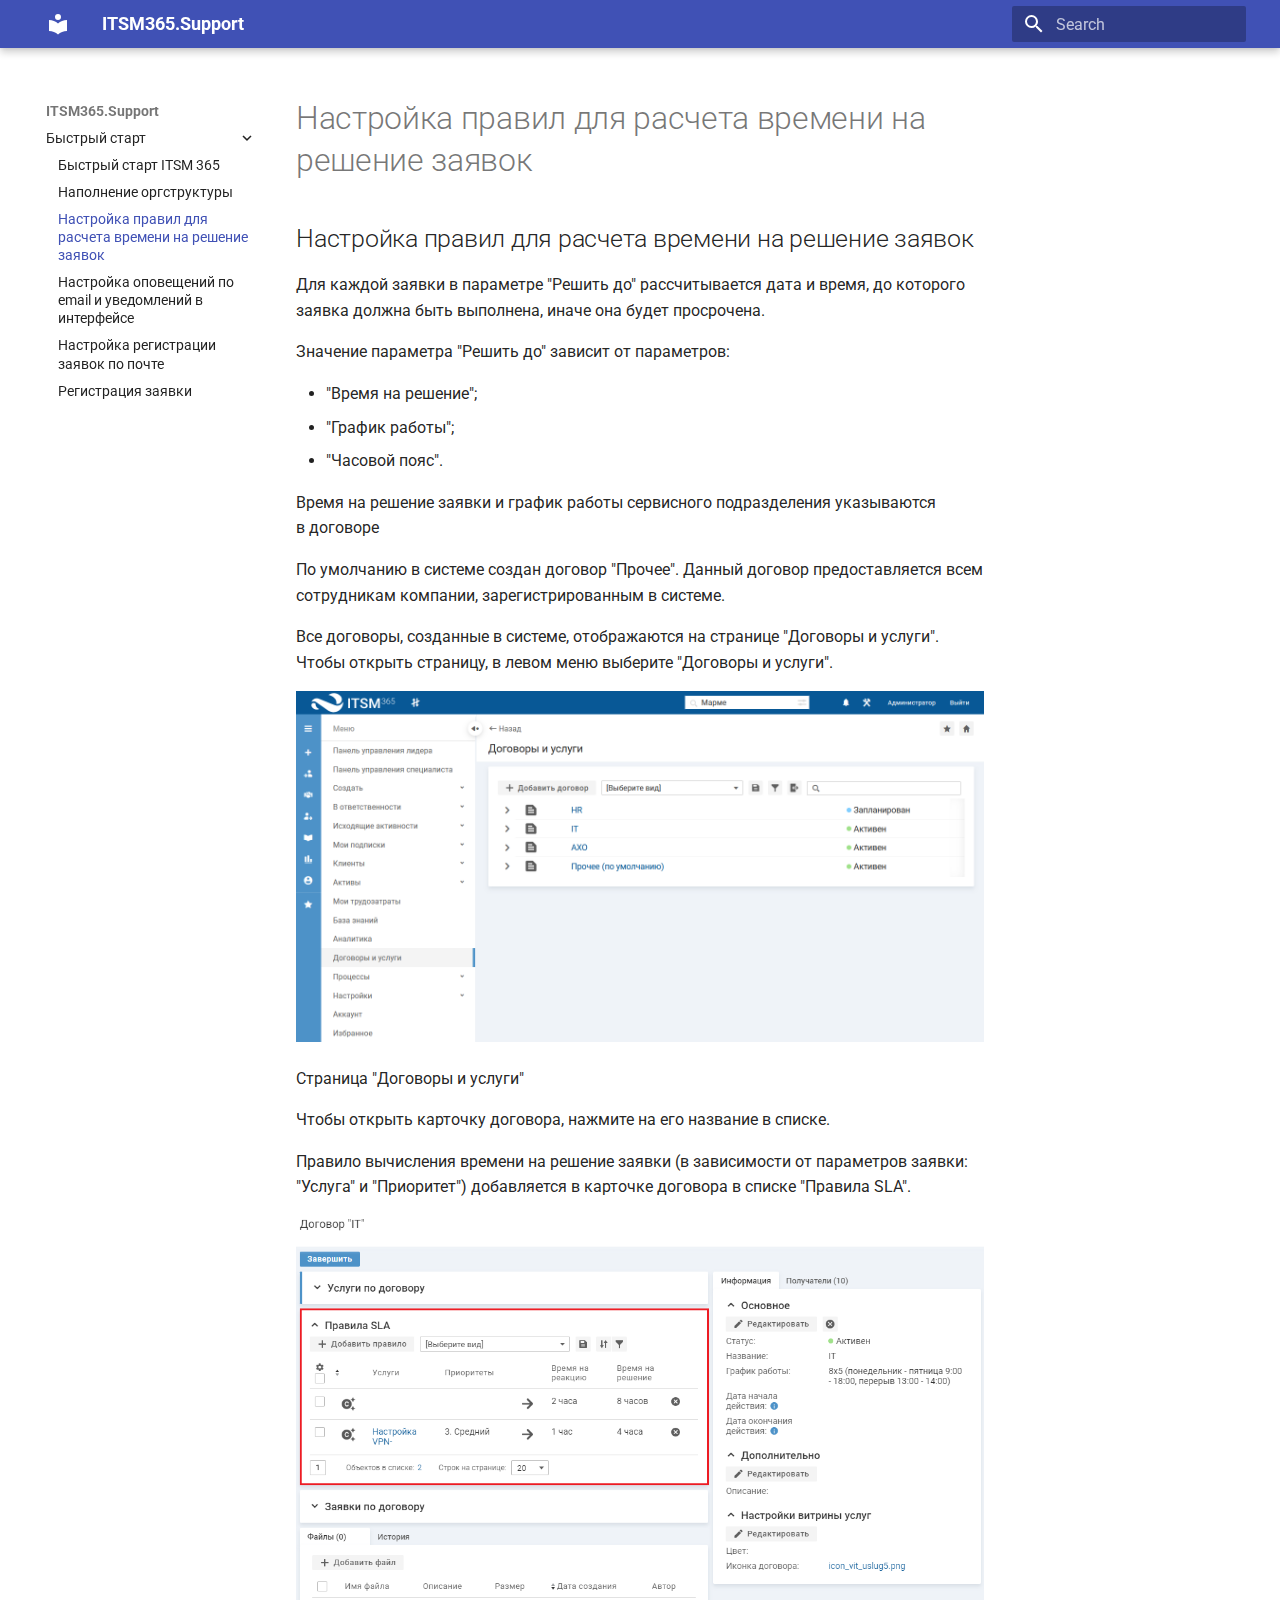
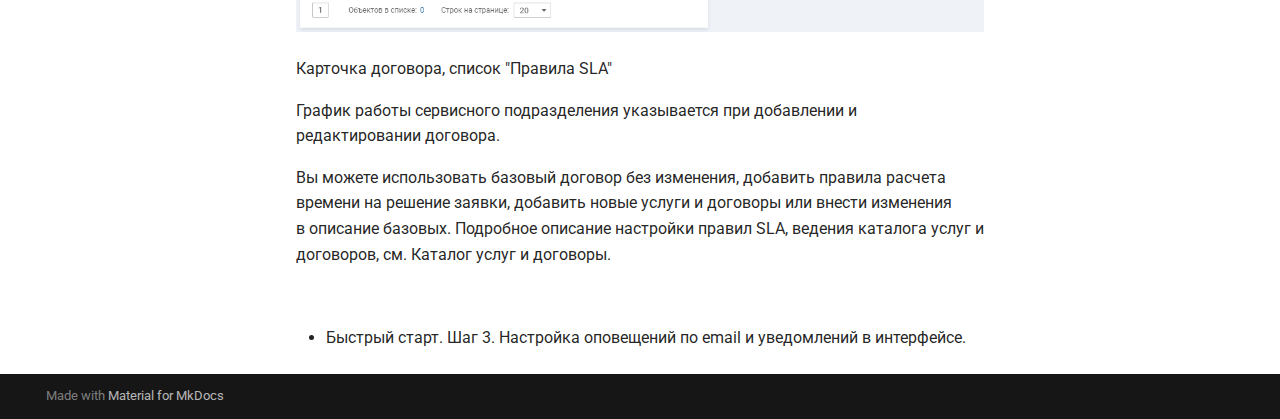
<file: site/Quick_Start_2/index.html>
<!doctype html>
<html lang="en" class="no-js">
  <head>
    
      <meta charset="utf-8">
      <meta name="viewport" content="width=device-width,initial-scale=1">
      
      
      
      
        <link rel="prev" href="../Quick_Start_1/">
      
      
        <link rel="next" href="../Quick_Start_3/">
      
      
      <link rel="icon" href="../logo.png">
      <meta name="generator" content="mkdocs-1.5.3, mkdocs-material-9.5.17">
    
    
      
        <title>Настройка правил для расчета времени на решение заявок - ITSM365.Support</title>
      
    
    
      <link rel="stylesheet" href="../assets/stylesheets/main.bcfcd587.min.css">
      
      


    
    
      
    
    
      
        
        
        <link rel="preconnect" href="https://fonts.gstatic.com" crossorigin>
        <link rel="stylesheet" href="https://fonts.googleapis.com/css?family=Roboto:300,300i,400,400i,700,700i%7CRoboto+Mono:400,400i,700,700i&display=fallback">
        <style>:root{--md-text-font:"Roboto";--md-code-font:"Roboto Mono"}</style>
      
    
    
    <script>__md_scope=new URL("..",location),__md_hash=e=>[...e].reduce((e,_)=>(e<<5)-e+_.charCodeAt(0),0),__md_get=(e,_=localStorage,t=__md_scope)=>JSON.parse(_.getItem(t.pathname+"."+e)),__md_set=(e,_,t=localStorage,a=__md_scope)=>{try{t.setItem(a.pathname+"."+e,JSON.stringify(_))}catch(e){}}</script>
    
      

    
    
    
  </head>
  
  
    <body dir="ltr">
  
    
    <input class="md-toggle" data-md-toggle="drawer" type="checkbox" id="__drawer" autocomplete="off">
    <input class="md-toggle" data-md-toggle="search" type="checkbox" id="__search" autocomplete="off">
    <label class="md-overlay" for="__drawer"></label>
    <div data-md-component="skip">
      
    </div>
    <div data-md-component="announce">
      
    </div>
    
    
      

  

<header class="md-header md-header--shadow" data-md-component="header">
  <nav class="md-header__inner md-grid" aria-label="Header">
    <a href=".." title="ITSM365.Support" class="md-header__button md-logo" aria-label="ITSM365.Support" data-md-component="logo">
      
  
  <svg xmlns="http://www.w3.org/2000/svg" viewBox="0 0 24 24"><path d="M12 8a3 3 0 0 0 3-3 3 3 0 0 0-3-3 3 3 0 0 0-3 3 3 3 0 0 0 3 3m0 3.54C9.64 9.35 6.5 8 3 8v11c3.5 0 6.64 1.35 9 3.54 2.36-2.19 5.5-3.54 9-3.54V8c-3.5 0-6.64 1.35-9 3.54Z"/></svg>

    </a>
    <label class="md-header__button md-icon" for="__drawer">
      
      <svg xmlns="http://www.w3.org/2000/svg" viewBox="0 0 24 24"><path d="M3 6h18v2H3V6m0 5h18v2H3v-2m0 5h18v2H3v-2Z"/></svg>
    </label>
    <div class="md-header__title" data-md-component="header-title">
      <div class="md-header__ellipsis">
        <div class="md-header__topic">
          <span class="md-ellipsis">
            ITSM365.Support
          </span>
        </div>
        <div class="md-header__topic" data-md-component="header-topic">
          <span class="md-ellipsis">
            
              Настройка правил для расчета времени на решение заявок
            
          </span>
        </div>
      </div>
    </div>
    
    
      <script>var media,input,key,value,palette=__md_get("__palette");if(palette&&palette.color){"(prefers-color-scheme)"===palette.color.media&&(media=matchMedia("(prefers-color-scheme: light)"),input=document.querySelector(media.matches?"[data-md-color-media='(prefers-color-scheme: light)']":"[data-md-color-media='(prefers-color-scheme: dark)']"),palette.color.media=input.getAttribute("data-md-color-media"),palette.color.scheme=input.getAttribute("data-md-color-scheme"),palette.color.primary=input.getAttribute("data-md-color-primary"),palette.color.accent=input.getAttribute("data-md-color-accent"));for([key,value]of Object.entries(palette.color))document.body.setAttribute("data-md-color-"+key,value)}</script>
    
    
    
      <label class="md-header__button md-icon" for="__search">
        
        <svg xmlns="http://www.w3.org/2000/svg" viewBox="0 0 24 24"><path d="M9.5 3A6.5 6.5 0 0 1 16 9.5c0 1.61-.59 3.09-1.56 4.23l.27.27h.79l5 5-1.5 1.5-5-5v-.79l-.27-.27A6.516 6.516 0 0 1 9.5 16 6.5 6.5 0 0 1 3 9.5 6.5 6.5 0 0 1 9.5 3m0 2C7 5 5 7 5 9.5S7 14 9.5 14 14 12 14 9.5 12 5 9.5 5Z"/></svg>
      </label>
      <div class="md-search" data-md-component="search" role="dialog">
  <label class="md-search__overlay" for="__search"></label>
  <div class="md-search__inner" role="search">
    <form class="md-search__form" name="search">
      <input type="text" class="md-search__input" name="query" aria-label="Search" placeholder="Search" autocapitalize="off" autocorrect="off" autocomplete="off" spellcheck="false" data-md-component="search-query" required>
      <label class="md-search__icon md-icon" for="__search">
        
        <svg xmlns="http://www.w3.org/2000/svg" viewBox="0 0 24 24"><path d="M9.5 3A6.5 6.5 0 0 1 16 9.5c0 1.61-.59 3.09-1.56 4.23l.27.27h.79l5 5-1.5 1.5-5-5v-.79l-.27-.27A6.516 6.516 0 0 1 9.5 16 6.5 6.5 0 0 1 3 9.5 6.5 6.5 0 0 1 9.5 3m0 2C7 5 5 7 5 9.5S7 14 9.5 14 14 12 14 9.5 12 5 9.5 5Z"/></svg>
        
        <svg xmlns="http://www.w3.org/2000/svg" viewBox="0 0 24 24"><path d="M20 11v2H8l5.5 5.5-1.42 1.42L4.16 12l7.92-7.92L13.5 5.5 8 11h12Z"/></svg>
      </label>
      <nav class="md-search__options" aria-label="Search">
        
        <button type="reset" class="md-search__icon md-icon" title="Clear" aria-label="Clear" tabindex="-1">
          
          <svg xmlns="http://www.w3.org/2000/svg" viewBox="0 0 24 24"><path d="M19 6.41 17.59 5 12 10.59 6.41 5 5 6.41 10.59 12 5 17.59 6.41 19 12 13.41 17.59 19 19 17.59 13.41 12 19 6.41Z"/></svg>
        </button>
      </nav>
      
    </form>
    <div class="md-search__output">
      <div class="md-search__scrollwrap" data-md-scrollfix>
        <div class="md-search-result" data-md-component="search-result">
          <div class="md-search-result__meta">
            Initializing search
          </div>
          <ol class="md-search-result__list" role="presentation"></ol>
        </div>
      </div>
    </div>
  </div>
</div>
    
    
  </nav>
  
</header>
    
    <div class="md-container" data-md-component="container">
      
      
        
          
        
      
      <main class="md-main" data-md-component="main">
        <div class="md-main__inner md-grid">
          
            
              
              <div class="md-sidebar md-sidebar--primary" data-md-component="sidebar" data-md-type="navigation" >
                <div class="md-sidebar__scrollwrap">
                  <div class="md-sidebar__inner">
                    



<nav class="md-nav md-nav--primary" aria-label="Navigation" data-md-level="0">
  <label class="md-nav__title" for="__drawer">
    <a href=".." title="ITSM365.Support" class="md-nav__button md-logo" aria-label="ITSM365.Support" data-md-component="logo">
      
  
  <svg xmlns="http://www.w3.org/2000/svg" viewBox="0 0 24 24"><path d="M12 8a3 3 0 0 0 3-3 3 3 0 0 0-3-3 3 3 0 0 0-3 3 3 3 0 0 0 3 3m0 3.54C9.64 9.35 6.5 8 3 8v11c3.5 0 6.64 1.35 9 3.54 2.36-2.19 5.5-3.54 9-3.54V8c-3.5 0-6.64 1.35-9 3.54Z"/></svg>

    </a>
    ITSM365.Support
  </label>
  
  <ul class="md-nav__list" data-md-scrollfix>
    
      
      
  
  
    
  
  
  
    
    
      
        
      
        
      
        
      
        
      
        
      
        
      
    
    
    
    <li class="md-nav__item md-nav__item--active md-nav__item--nested">
      
        
        
        <input class="md-nav__toggle md-toggle " type="checkbox" id="__nav_1" checked>
        
          
          <label class="md-nav__link" for="__nav_1" id="__nav_1_label" tabindex="0">
            
  
  <span class="md-ellipsis">
    Быстрый старт
  </span>
  

            <span class="md-nav__icon md-icon"></span>
          </label>
        
        <nav class="md-nav" data-md-level="1" aria-labelledby="__nav_1_label" aria-expanded="true">
          <label class="md-nav__title" for="__nav_1">
            <span class="md-nav__icon md-icon"></span>
            Быстрый старт
          </label>
          <ul class="md-nav__list" data-md-scrollfix>
            
              
                
  
  
  
  
    <li class="md-nav__item">
      <a href="../Quick_Start_00/" class="md-nav__link">
        
  
  <span class="md-ellipsis">
    Быстрый старт ITSM 365
  </span>
  

      </a>
    </li>
  

              
            
              
                
  
  
  
  
    <li class="md-nav__item">
      <a href="../Quick_Start_1/" class="md-nav__link">
        
  
  <span class="md-ellipsis">
    Наполнение оргструктуры
  </span>
  

      </a>
    </li>
  

              
            
              
                
  
  
    
  
  
  
    <li class="md-nav__item md-nav__item--active">
      
      <input class="md-nav__toggle md-toggle" type="checkbox" id="__toc">
      
      
      
      <a href="./" class="md-nav__link md-nav__link--active">
        
  
  <span class="md-ellipsis">
    Настройка правил для расчета времени на решение заявок
  </span>
  

      </a>
      
    </li>
  

              
            
              
                
  
  
  
  
    <li class="md-nav__item">
      <a href="../Quick_Start_3/" class="md-nav__link">
        
  
  <span class="md-ellipsis">
    Настройка оповещений по email и уведомлений в интерфейсе
  </span>
  

      </a>
    </li>
  

              
            
              
                
  
  
  
  
    <li class="md-nav__item">
      <a href="../Quick_Start_4/" class="md-nav__link">
        
  
  <span class="md-ellipsis">
    Настройка регистрации заявок по почте
  </span>
  

      </a>
    </li>
  

              
            
              
                
  
  
  
  
    <li class="md-nav__item">
      <a href="../Quick_Start_5/" class="md-nav__link">
        
  
  <span class="md-ellipsis">
    Регистрация заявки
  </span>
  

      </a>
    </li>
  

              
            
          </ul>
        </nav>
      
    </li>
  

    
  </ul>
</nav>
                  </div>
                </div>
              </div>
            
            
              
              <div class="md-sidebar md-sidebar--secondary" data-md-component="sidebar" data-md-type="toc" >
                <div class="md-sidebar__scrollwrap">
                  <div class="md-sidebar__inner">
                    

<nav class="md-nav md-nav--secondary" aria-label="Table of contents">
  
  
  
  
</nav>
                  </div>
                </div>
              </div>
            
          
          
            <div class="md-content" data-md-component="content">
              <article class="md-content__inner md-typeset">
                
                  


<h1 MadCap:conditions="Default.WEB-HELP" xmlns:MadCap="http://www.madcapsoftware.com/Schemas/MadCap.xsd">Настройка правил для расчета времени на решение заявок</h1>
<h2 MadCap:conditions="Default.PDF" xmlns:MadCap="http://www.madcapsoftware.com/Schemas/MadCap.xsd">Настройка правил для расчета времени на решение заявок</h2>
<p>Для каждой заявки в параметре "Решить до" рассчитывается дата и время, до которого заявка должна быть выполнена, иначе она будет просрочена.</p>
<p class="beforeList">Значение параметра "Решить до" зависит от параметров: </p>

<ul class="FirstLevel">
  <li>"Время на решение";</li>
  <li>"График работы";</li>
  <li>"Часовой пояс".</li>
</ul>
<p>Время на решение заявки и график работы сервисного подразделения указываются в договоре</p>
<p>По умолчанию в системе создан договор "Прочее". Данный договор предоставляется всем сотрудникам компании, зарегистрированным в системе.</p>
<p>Все договоры, созданные в системе, отображаются на странице "Договоры и услуги". Чтобы открыть страницу, в левом меню выберите "Договоры и услуги".</p>
<p class="ris">
  <img src="../Resources/Images/itsm_SN/agr_01.png" title="Страница &amp;quot;Договоры и услуги&amp;quot;" class="doc" />
</p>

<p class="img_num" MadCap:conditions="Default.PDF" xmlns:MadCap="http://www.madcapsoftware.com/Schemas/MadCap.xsd">Страница "Договоры и услуги"</p>

<p>Чтобы открыть карточку договора, нажмите на его название в списке.</p>
<p>Правило вычисления времени на решение заявки (в зависимости от параметров заявки: "Услуга" и "Приоритет") добавляется в карточке договора в списке "Правила SLA".</p>
<p class="ris">
  <img src="../Resources/Images/itsm_SN/agr_06.png" title="Карточка договора, список &amp;quot;Правила SLA&amp;quot;" class="doc"></img>
</p>

<p class="img_num" MadCap:conditions="Default.PDF" xmlns:MadCap="http://www.madcapsoftware.com/Schemas/MadCap.xsd">Карточка договора, список "Правила SLA"</p>

<p>График работы сервисного подразделения указывается при добавлении и редактировании договора.</p>
<p>Вы можете использовать базовый договор без изменения, добавить правила расчета времени на решение заявки, добавить новые услуги и договоры или внести изменения в описание базовых. Подробное описание настройки правил SLA, ведения каталога услуг и договоров<MadCap:conditionalText MadCap:conditions="Default.WEB-HELP" xmlns:MadCap="http://www.madcapsoftware.com/Schemas/MadCap.xsd">, см. <MadCap:xref href="../service_catalog/service_catalog.htm">Каталог услуг и договоры</MadCap:xref></MadCap:conditionalText>.</p>

<p MadCap:conditions="Default.WEB-HELP" class="note_stroca" xmlns:MadCap="http://www.madcapsoftware.com/Schemas/MadCap.xsd"> </p>

<ul class="webHelp">
  <li MadCap:conditions="Default.WEB-HELP" xmlns:MadCap="http://www.madcapsoftware.com/Schemas/MadCap.xsd">Быстрый старт. Шаг 3. <MadCap:xref href="Quick_Start_3.htm">Настройка оповещений по email и уведомлений в интерфейсе</MadCap:xref>.</li>
</ul>












                
              </article>
            </div>
          
          
<script>var target=document.getElementById(location.hash.slice(1));target&&target.name&&(target.checked=target.name.startsWith("__tabbed_"))</script>
        </div>
        
      </main>
      
        <footer class="md-footer">
  
  <div class="md-footer-meta md-typeset">
    <div class="md-footer-meta__inner md-grid">
      <div class="md-copyright">
  
  
    Made with
    <a href="https://squidfunk.github.io/mkdocs-material/" target="_blank" rel="noopener">
      Material for MkDocs
    </a>
  
</div>
      
    </div>
  </div>
</footer>
      
    </div>
    <div class="md-dialog" data-md-component="dialog">
      <div class="md-dialog__inner md-typeset"></div>
    </div>
    
    
    <script id="__config" type="application/json">{"base": "..", "features": ["navigation.path", "navigation.indexes"], "search": "../assets/javascripts/workers/search.b8dbb3d2.min.js", "translations": {"clipboard.copied": "Copied to clipboard", "clipboard.copy": "Copy to clipboard", "search.result.more.one": "1 more on this page", "search.result.more.other": "# more on this page", "search.result.none": "No matching documents", "search.result.one": "1 matching document", "search.result.other": "# matching documents", "search.result.placeholder": "Type to start searching", "search.result.term.missing": "Missing", "select.version": "Select version"}}</script>
    
    
      <script src="../assets/javascripts/bundle.1e8ae164.min.js"></script>
      
    
  </body>
</html>
</file>
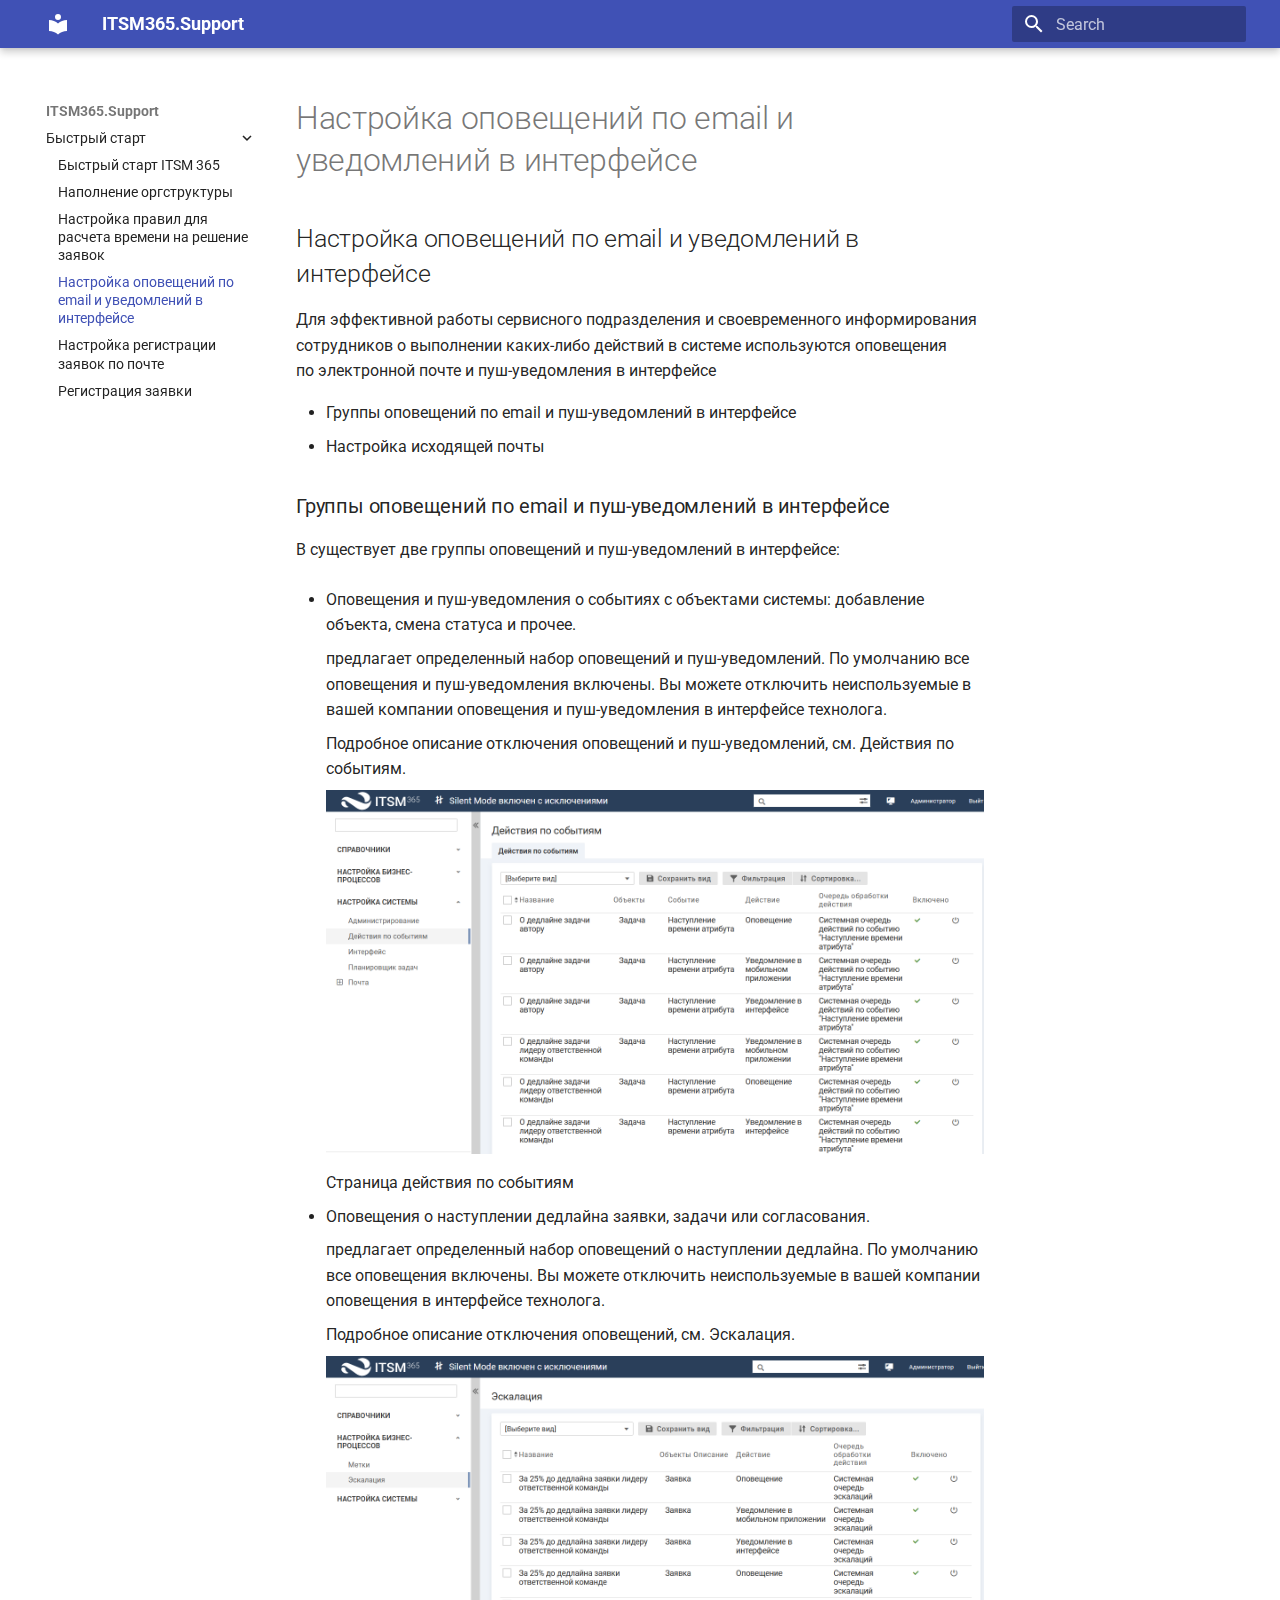
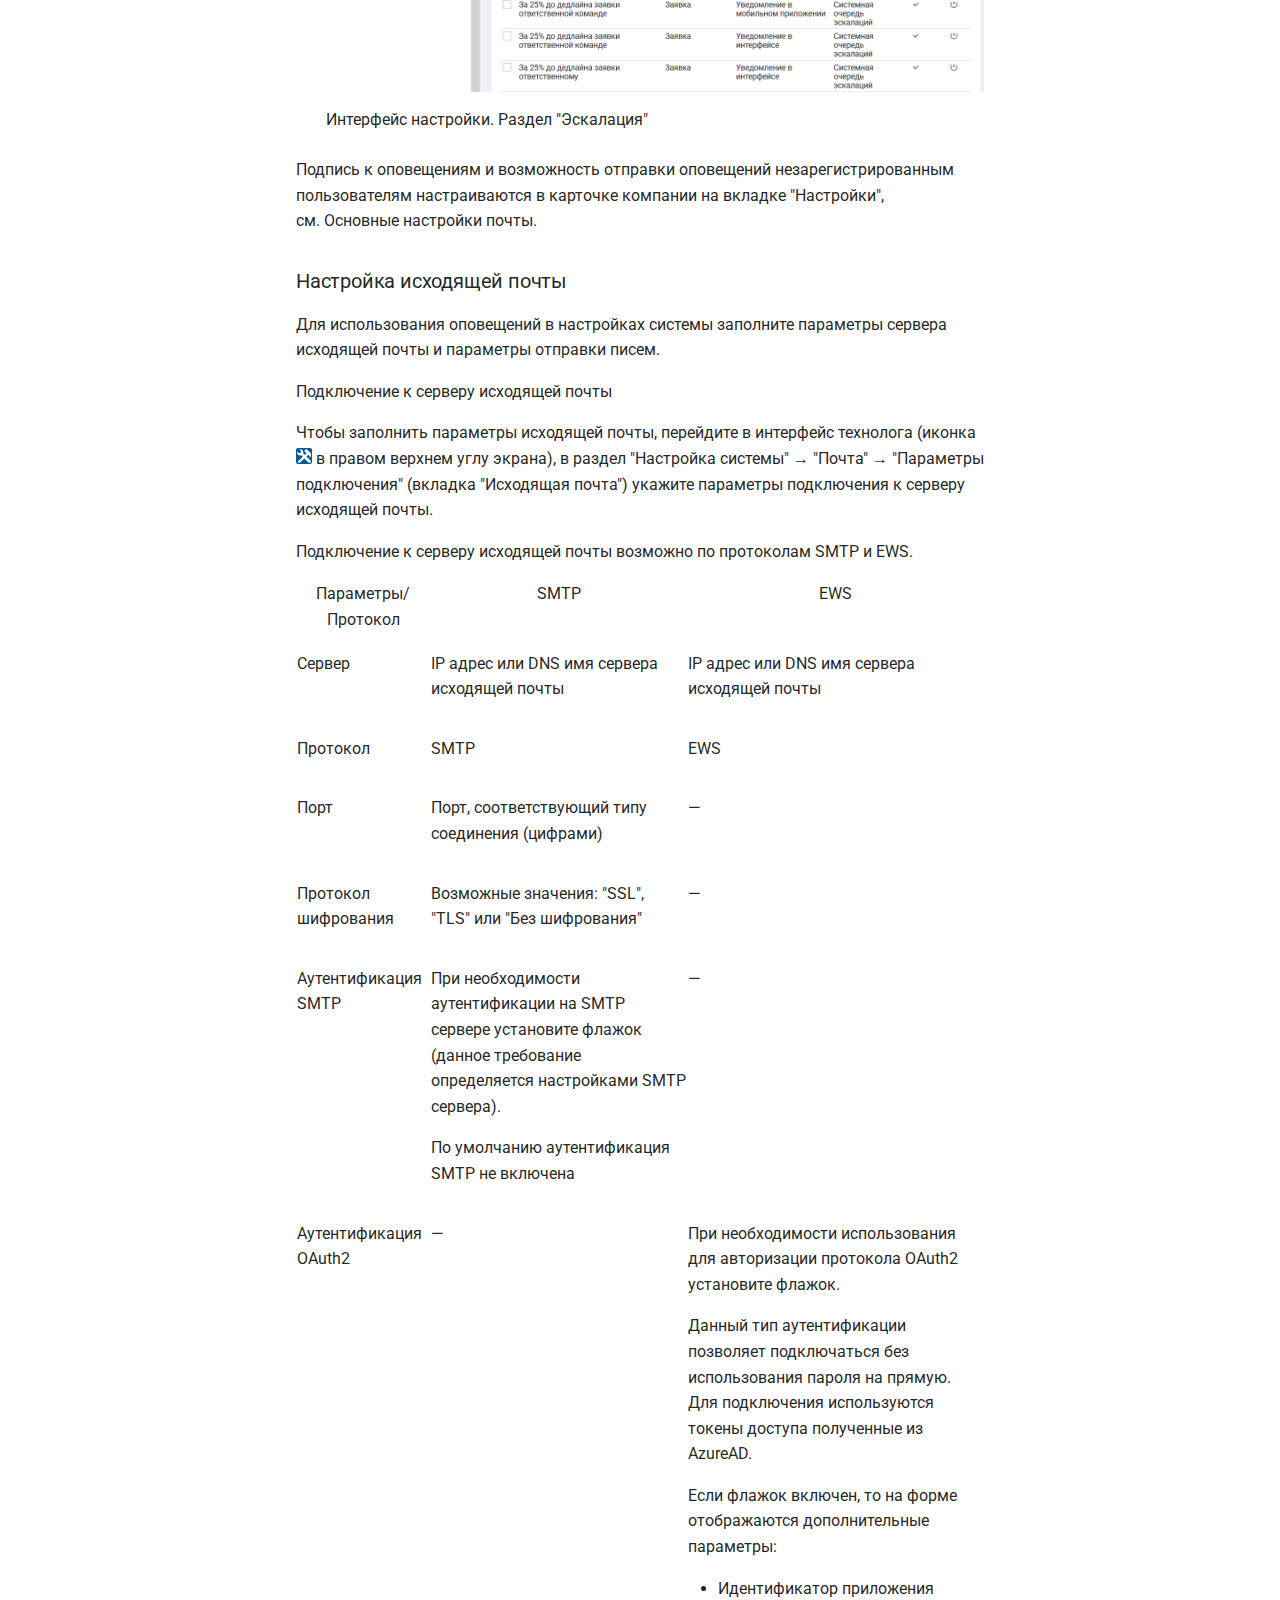
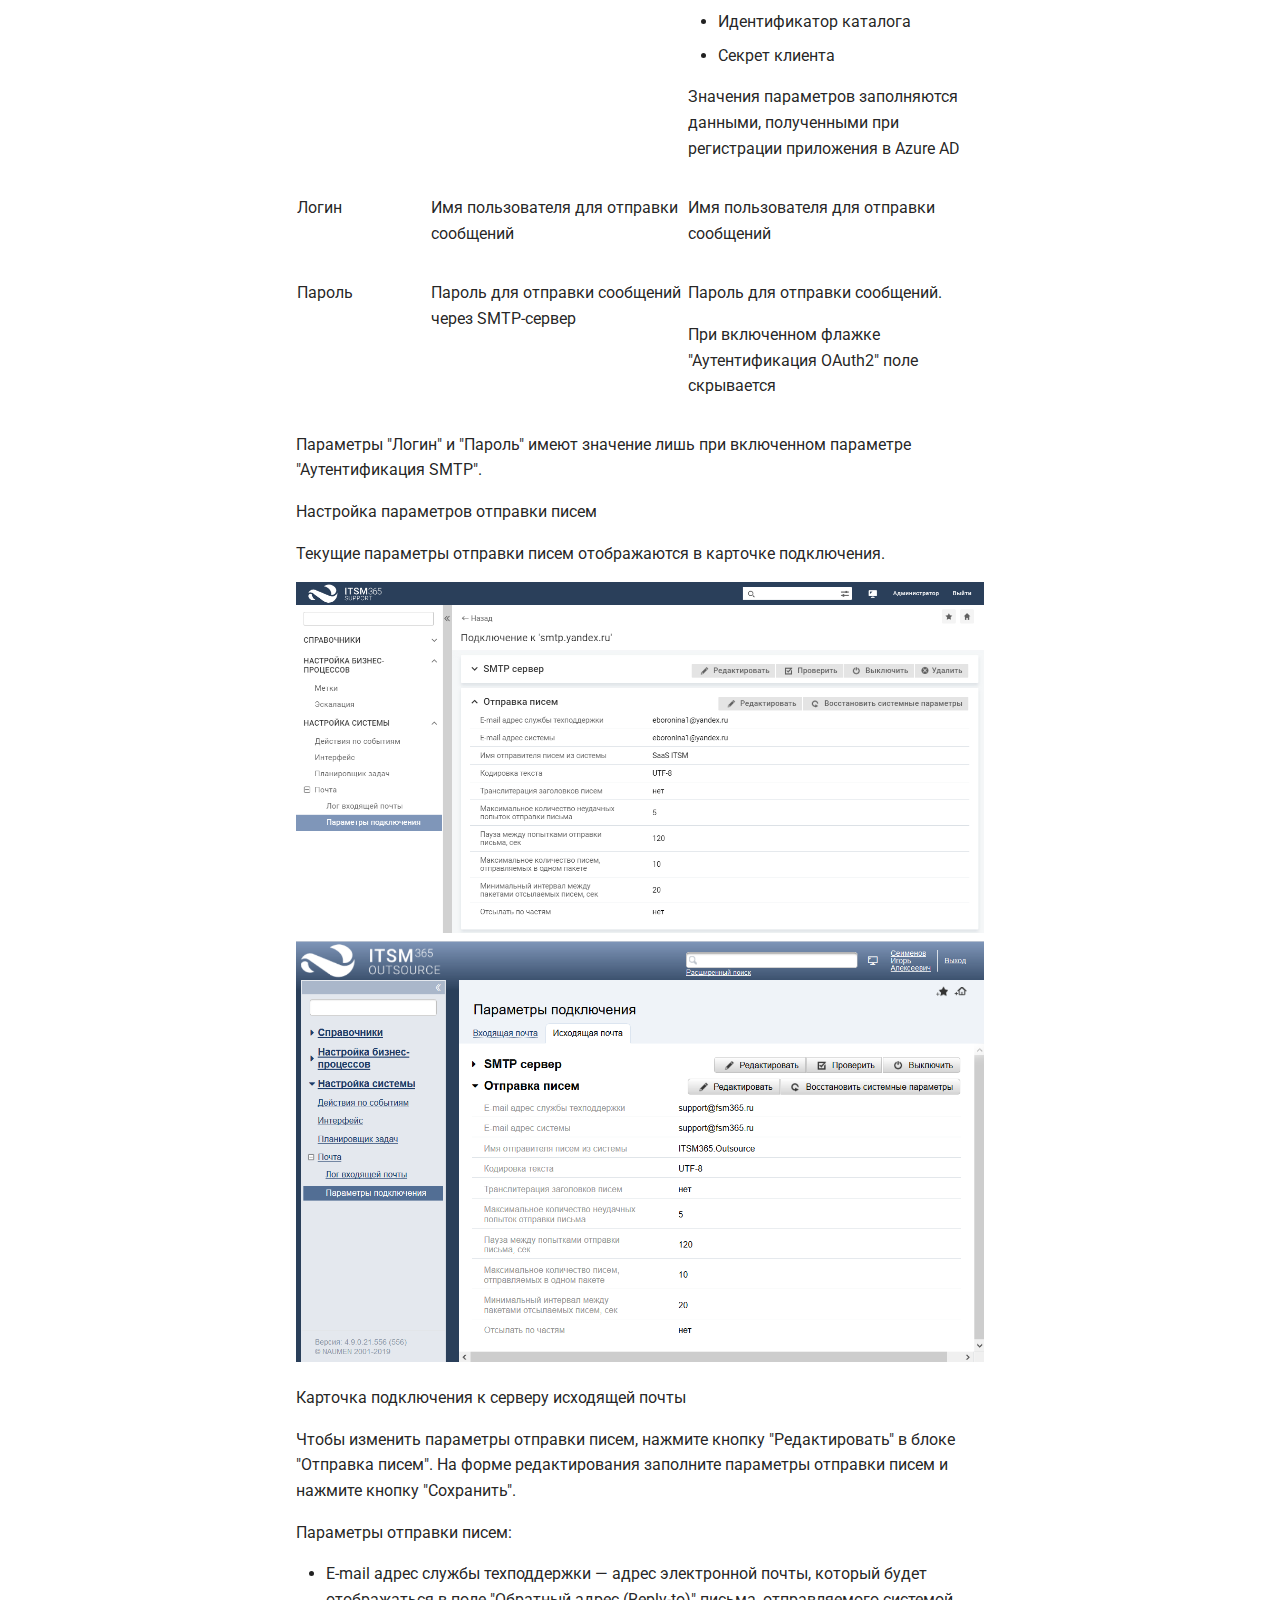
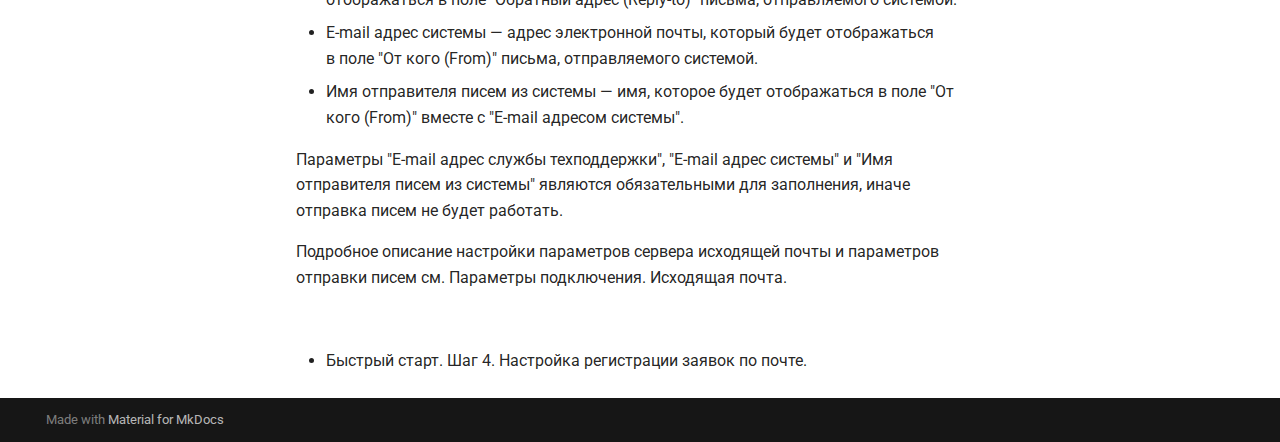
<file: site/Quick_Start_3/index.html>
<!doctype html>
<html lang="en" class="no-js">
  <head>
    
      <meta charset="utf-8">
      <meta name="viewport" content="width=device-width,initial-scale=1">
      
      
      
      
        <link rel="prev" href="../Quick_Start_2/">
      
      
        <link rel="next" href="../Quick_Start_4/">
      
      
      <link rel="icon" href="../logo.png">
      <meta name="generator" content="mkdocs-1.5.3, mkdocs-material-9.5.17">
    
    
      
        <title>Настройка оповещений по email и уведомлений в интерфейсе - ITSM365.Support</title>
      
    
    
      <link rel="stylesheet" href="../assets/stylesheets/main.bcfcd587.min.css">
      
      


    
    
      
    
    
      
        
        
        <link rel="preconnect" href="https://fonts.gstatic.com" crossorigin>
        <link rel="stylesheet" href="https://fonts.googleapis.com/css?family=Roboto:300,300i,400,400i,700,700i%7CRoboto+Mono:400,400i,700,700i&display=fallback">
        <style>:root{--md-text-font:"Roboto";--md-code-font:"Roboto Mono"}</style>
      
    
    
    <script>__md_scope=new URL("..",location),__md_hash=e=>[...e].reduce((e,_)=>(e<<5)-e+_.charCodeAt(0),0),__md_get=(e,_=localStorage,t=__md_scope)=>JSON.parse(_.getItem(t.pathname+"."+e)),__md_set=(e,_,t=localStorage,a=__md_scope)=>{try{t.setItem(a.pathname+"."+e,JSON.stringify(_))}catch(e){}}</script>
    
      

    
    
    
  </head>
  
  
    <body dir="ltr">
  
    
    <input class="md-toggle" data-md-toggle="drawer" type="checkbox" id="__drawer" autocomplete="off">
    <input class="md-toggle" data-md-toggle="search" type="checkbox" id="__search" autocomplete="off">
    <label class="md-overlay" for="__drawer"></label>
    <div data-md-component="skip">
      
    </div>
    <div data-md-component="announce">
      
    </div>
    
    
      

  

<header class="md-header md-header--shadow" data-md-component="header">
  <nav class="md-header__inner md-grid" aria-label="Header">
    <a href=".." title="ITSM365.Support" class="md-header__button md-logo" aria-label="ITSM365.Support" data-md-component="logo">
      
  
  <svg xmlns="http://www.w3.org/2000/svg" viewBox="0 0 24 24"><path d="M12 8a3 3 0 0 0 3-3 3 3 0 0 0-3-3 3 3 0 0 0-3 3 3 3 0 0 0 3 3m0 3.54C9.64 9.35 6.5 8 3 8v11c3.5 0 6.64 1.35 9 3.54 2.36-2.19 5.5-3.54 9-3.54V8c-3.5 0-6.64 1.35-9 3.54Z"/></svg>

    </a>
    <label class="md-header__button md-icon" for="__drawer">
      
      <svg xmlns="http://www.w3.org/2000/svg" viewBox="0 0 24 24"><path d="M3 6h18v2H3V6m0 5h18v2H3v-2m0 5h18v2H3v-2Z"/></svg>
    </label>
    <div class="md-header__title" data-md-component="header-title">
      <div class="md-header__ellipsis">
        <div class="md-header__topic">
          <span class="md-ellipsis">
            ITSM365.Support
          </span>
        </div>
        <div class="md-header__topic" data-md-component="header-topic">
          <span class="md-ellipsis">
            
              Настройка оповещений по email и уведомлений в интерфейсе
            
          </span>
        </div>
      </div>
    </div>
    
    
      <script>var media,input,key,value,palette=__md_get("__palette");if(palette&&palette.color){"(prefers-color-scheme)"===palette.color.media&&(media=matchMedia("(prefers-color-scheme: light)"),input=document.querySelector(media.matches?"[data-md-color-media='(prefers-color-scheme: light)']":"[data-md-color-media='(prefers-color-scheme: dark)']"),palette.color.media=input.getAttribute("data-md-color-media"),palette.color.scheme=input.getAttribute("data-md-color-scheme"),palette.color.primary=input.getAttribute("data-md-color-primary"),palette.color.accent=input.getAttribute("data-md-color-accent"));for([key,value]of Object.entries(palette.color))document.body.setAttribute("data-md-color-"+key,value)}</script>
    
    
    
      <label class="md-header__button md-icon" for="__search">
        
        <svg xmlns="http://www.w3.org/2000/svg" viewBox="0 0 24 24"><path d="M9.5 3A6.5 6.5 0 0 1 16 9.5c0 1.61-.59 3.09-1.56 4.23l.27.27h.79l5 5-1.5 1.5-5-5v-.79l-.27-.27A6.516 6.516 0 0 1 9.5 16 6.5 6.5 0 0 1 3 9.5 6.5 6.5 0 0 1 9.5 3m0 2C7 5 5 7 5 9.5S7 14 9.5 14 14 12 14 9.5 12 5 9.5 5Z"/></svg>
      </label>
      <div class="md-search" data-md-component="search" role="dialog">
  <label class="md-search__overlay" for="__search"></label>
  <div class="md-search__inner" role="search">
    <form class="md-search__form" name="search">
      <input type="text" class="md-search__input" name="query" aria-label="Search" placeholder="Search" autocapitalize="off" autocorrect="off" autocomplete="off" spellcheck="false" data-md-component="search-query" required>
      <label class="md-search__icon md-icon" for="__search">
        
        <svg xmlns="http://www.w3.org/2000/svg" viewBox="0 0 24 24"><path d="M9.5 3A6.5 6.5 0 0 1 16 9.5c0 1.61-.59 3.09-1.56 4.23l.27.27h.79l5 5-1.5 1.5-5-5v-.79l-.27-.27A6.516 6.516 0 0 1 9.5 16 6.5 6.5 0 0 1 3 9.5 6.5 6.5 0 0 1 9.5 3m0 2C7 5 5 7 5 9.5S7 14 9.5 14 14 12 14 9.5 12 5 9.5 5Z"/></svg>
        
        <svg xmlns="http://www.w3.org/2000/svg" viewBox="0 0 24 24"><path d="M20 11v2H8l5.5 5.5-1.42 1.42L4.16 12l7.92-7.92L13.5 5.5 8 11h12Z"/></svg>
      </label>
      <nav class="md-search__options" aria-label="Search">
        
        <button type="reset" class="md-search__icon md-icon" title="Clear" aria-label="Clear" tabindex="-1">
          
          <svg xmlns="http://www.w3.org/2000/svg" viewBox="0 0 24 24"><path d="M19 6.41 17.59 5 12 10.59 6.41 5 5 6.41 10.59 12 5 17.59 6.41 19 12 13.41 17.59 19 19 17.59 13.41 12 19 6.41Z"/></svg>
        </button>
      </nav>
      
    </form>
    <div class="md-search__output">
      <div class="md-search__scrollwrap" data-md-scrollfix>
        <div class="md-search-result" data-md-component="search-result">
          <div class="md-search-result__meta">
            Initializing search
          </div>
          <ol class="md-search-result__list" role="presentation"></ol>
        </div>
      </div>
    </div>
  </div>
</div>
    
    
  </nav>
  
</header>
    
    <div class="md-container" data-md-component="container">
      
      
        
          
        
      
      <main class="md-main" data-md-component="main">
        <div class="md-main__inner md-grid">
          
            
              
              <div class="md-sidebar md-sidebar--primary" data-md-component="sidebar" data-md-type="navigation" >
                <div class="md-sidebar__scrollwrap">
                  <div class="md-sidebar__inner">
                    



<nav class="md-nav md-nav--primary" aria-label="Navigation" data-md-level="0">
  <label class="md-nav__title" for="__drawer">
    <a href=".." title="ITSM365.Support" class="md-nav__button md-logo" aria-label="ITSM365.Support" data-md-component="logo">
      
  
  <svg xmlns="http://www.w3.org/2000/svg" viewBox="0 0 24 24"><path d="M12 8a3 3 0 0 0 3-3 3 3 0 0 0-3-3 3 3 0 0 0-3 3 3 3 0 0 0 3 3m0 3.54C9.64 9.35 6.5 8 3 8v11c3.5 0 6.64 1.35 9 3.54 2.36-2.19 5.5-3.54 9-3.54V8c-3.5 0-6.64 1.35-9 3.54Z"/></svg>

    </a>
    ITSM365.Support
  </label>
  
  <ul class="md-nav__list" data-md-scrollfix>
    
      
      
  
  
    
  
  
  
    
    
      
        
      
        
      
        
      
        
      
        
      
        
      
    
    
    
    <li class="md-nav__item md-nav__item--active md-nav__item--nested">
      
        
        
        <input class="md-nav__toggle md-toggle " type="checkbox" id="__nav_1" checked>
        
          
          <label class="md-nav__link" for="__nav_1" id="__nav_1_label" tabindex="0">
            
  
  <span class="md-ellipsis">
    Быстрый старт
  </span>
  

            <span class="md-nav__icon md-icon"></span>
          </label>
        
        <nav class="md-nav" data-md-level="1" aria-labelledby="__nav_1_label" aria-expanded="true">
          <label class="md-nav__title" for="__nav_1">
            <span class="md-nav__icon md-icon"></span>
            Быстрый старт
          </label>
          <ul class="md-nav__list" data-md-scrollfix>
            
              
                
  
  
  
  
    <li class="md-nav__item">
      <a href="../Quick_Start_00/" class="md-nav__link">
        
  
  <span class="md-ellipsis">
    Быстрый старт ITSM 365
  </span>
  

      </a>
    </li>
  

              
            
              
                
  
  
  
  
    <li class="md-nav__item">
      <a href="../Quick_Start_1/" class="md-nav__link">
        
  
  <span class="md-ellipsis">
    Наполнение оргструктуры
  </span>
  

      </a>
    </li>
  

              
            
              
                
  
  
  
  
    <li class="md-nav__item">
      <a href="../Quick_Start_2/" class="md-nav__link">
        
  
  <span class="md-ellipsis">
    Настройка правил для расчета времени на решение заявок
  </span>
  

      </a>
    </li>
  

              
            
              
                
  
  
    
  
  
  
    <li class="md-nav__item md-nav__item--active">
      
      <input class="md-nav__toggle md-toggle" type="checkbox" id="__toc">
      
      
      
      <a href="./" class="md-nav__link md-nav__link--active">
        
  
  <span class="md-ellipsis">
    Настройка оповещений по email и уведомлений в интерфейсе
  </span>
  

      </a>
      
    </li>
  

              
            
              
                
  
  
  
  
    <li class="md-nav__item">
      <a href="../Quick_Start_4/" class="md-nav__link">
        
  
  <span class="md-ellipsis">
    Настройка регистрации заявок по почте
  </span>
  

      </a>
    </li>
  

              
            
              
                
  
  
  
  
    <li class="md-nav__item">
      <a href="../Quick_Start_5/" class="md-nav__link">
        
  
  <span class="md-ellipsis">
    Регистрация заявки
  </span>
  

      </a>
    </li>
  

              
            
          </ul>
        </nav>
      
    </li>
  

    
  </ul>
</nav>
                  </div>
                </div>
              </div>
            
            
              
              <div class="md-sidebar md-sidebar--secondary" data-md-component="sidebar" data-md-type="toc" >
                <div class="md-sidebar__scrollwrap">
                  <div class="md-sidebar__inner">
                    

<nav class="md-nav md-nav--secondary" aria-label="Table of contents">
  
  
  
  
</nav>
                  </div>
                </div>
              </div>
            
          
          
            <div class="md-content" data-md-component="content">
              <article class="md-content__inner md-typeset">
                
                  


<h1 MadCap:conditions="Default.WEB-HELP" xmlns:MadCap="http://www.madcapsoftware.com/Schemas/MadCap.xsd">Настройка оповещений по email и уведомлений в интерфейсе</h1>
<h2 MadCap:conditions="Default.PDF" xmlns:MadCap="http://www.madcapsoftware.com/Schemas/MadCap.xsd">Настройка оповещений по email и уведомлений в интерфейсе</h2>
<p MadCap:conditions="" xmlns:MadCap="http://www.madcapsoftware.com/Schemas/MadCap.xsd">Для эффективной работы сервисного подразделения и своевременного информирования сотрудников о выполнении каких-либо действий в системе используются оповещения по электронной почте и пуш-уведомления в интерфейсе</p>

<ul MadCap:conditions="Default.WEB-HELP" class="TOC" xmlns:MadCap="http://www.madcapsoftware.com/Schemas/MadCap.xsd">
  <li>
    <MadCap:xref href="#01">Группы оповещений по email и пуш-уведомлений в интерфейсе</MadCap:xref>
  </li>
  <li>
    <MadCap:xref href="#02">Настройка исходящей почты</MadCap:xref>
  </li>
</ul>
<h3 MadCap:conditions="" xmlns:MadCap="http://www.madcapsoftware.com/Schemas/MadCap.xsd">
  <a name="01"></a>Группы оповещений по email и пуш-уведомлений в интерфейсе</h3>
<p MadCap:conditions="" xmlns:MadCap="http://www.madcapsoftware.com/Schemas/MadCap.xsd">В <MadCap:variable name="Base.ProductName" /> существует две группы оповещений и пуш-уведомлений в интерфейсе:</p>

<ul class="FirstLevel">
  <li MadCap:conditions="" xmlns:MadCap="http://www.madcapsoftware.com/Schemas/MadCap.xsd">
    <p>Оповещения и пуш-уведомления о событиях с объектами системы: добавление объекта, смена статуса и прочее. </p>
    <p>
      <MadCap:variable name="Base.ProductName" /> предлагает определенный набор оповещений и пуш-уведомлений. По умолчанию все оповещения и пуш-уведомления включены. Вы можете отключить неиспользуемые в вашей компании оповещения и пуш-уведомления в интерфейсе технолога. </p>
    <p MadCap:conditions="Default.WEB-HELP" class="br">Подробное описание отключения оповещений и пуш-уведомлений, см. <MadCap:xref href="../technolog/action_ITSM.htm">Действия по событиям</MadCap:xref>.</p>
    <p class="ris">
      <img src="../Resources/Images/core_tech/dps.png" title="Действия по событиям" class="doc" />
    </p>
    <p class="img_num" MadCap:conditions="Default.PDF">Страница действия по событиям</p>
  </li>
  <li MadCap:conditions="" xmlns:MadCap="http://www.madcapsoftware.com/Schemas/MadCap.xsd">
    <p>Оповещения о наступлении дедлайна заявки, задачи или согласования.</p>
    <p>
      <MadCap:variable name="Base.ProductName" /> предлагает определенный набор оповещений о наступлении дедлайна. По умолчанию все оповещения включены. Вы можете отключить неиспользуемые в вашей компании оповещения в интерфейсе технолога.</p>
    <p MadCap:conditions="Default.WEB-HELP">Подробное описание отключения оповещений, см. <MadCap:xref href="../technolog/eskalacig_ITSM.htm">Эскалация</MadCap:xref>.</p>
    <p class="ris">
      <img src="../Resources/Images/core_tech/eck.png" title="Эскалация" class="doc" />
    </p>
    <p class="img_num" MadCap:conditions="Default.PDF">Интерфейс настройки. Раздел "Эскалация"</p>
  </li>
</ul>
<p>Подпись к оповещениям и возможность отправки оповещений незарегистрированным пользователям настраиваются в карточке компании на вкладке "Настройки", см. <MadCap:xref href="../setting/settings_mail.htm#01" xmlns:MadCap="http://www.madcapsoftware.com/Schemas/MadCap.xsd">Основные настройки почты</MadCap:xref>.</p>

<h3 MadCap:conditions="" xmlns:MadCap="http://www.madcapsoftware.com/Schemas/MadCap.xsd">
  <a name="02"></a>Настройка исходящей почты</h3>
<p class="note">Для использования оповещений в настройках системы заполните параметры сервера исходящей почты и параметры отправки писем. </p>

<p MadCap:conditions="" class="hH4" xmlns:MadCap="http://www.madcapsoftware.com/Schemas/MadCap.xsd">Подключение к серверу исходящей почты</p>

<p>Чтобы заполнить параметры исходящей почты, перейдите в интерфейс технолога (иконка <img alt="" src="../Resources/Images/icon_svg/int_adm.svg" /> в правом верхнем углу экрана), в раздел "Настройка системы" → "Почта" → "Параметры подключения" (вкладка "Исходящая почта") укажите параметры подключения к серверу исходящей почты.</p>
<p>Подключение к серверу исходящей почты возможно по протоколам SMTP и EWS.</p>
<table style="width: 100%;margin-left: 0;margin-right: auto;mc-table-style: url('../Resources/TableStyles/PatternedRows.css');" class="TableStyle-PatternedRows" cellspacing="0">
  <col class="TableStyle-PatternedRows-Column-Column" />
  <col class="TableStyle-PatternedRows-Column-Column" />
  <col class="TableStyle-PatternedRows-Column-Column" />
  <thead>
    <tr class="TableStyle-PatternedRows-Head-Header">
      <th class="TableStyle-PatternedRows-HeadE-Column-Header">Параметры/Протокол</th>
      <th class="TableStyle-PatternedRows-HeadE-Column-Header">SMTP</th>
      <th class="TableStyle-PatternedRows-HeadD-Column-Header">EWS</th>
    </tr>
  </thead>
  <tbody>
    <tr class="TableStyle-PatternedRows-Body-Body">
      <td class="TableStyle-PatternedRows-BodyE-Column-Body">
        <p class="td">Сервер</p>
      </td>
      <td class="TableStyle-PatternedRows-BodyE-Column-Body">
        <p class="td">IP адрес или DNS имя сервера исходящей почты</p>
      </td>
      <td class="TableStyle-PatternedRows-BodyD-Column-Body">
        <p class="td">IP адрес или DNS имя сервера исходящей почты</p>
      </td>
    </tr>
    <tr class="TableStyle-PatternedRows-Body-Body">
      <td class="TableStyle-PatternedRows-BodyE-Column-Body">
        <p class="td">Протокол</p>
      </td>
      <td class="TableStyle-PatternedRows-BodyE-Column-Body">
        <p class="td">SMTP</p>
      </td>
      <td class="TableStyle-PatternedRows-BodyD-Column-Body">
        <p class="td">EWS</p>
      </td>
    </tr>
    <tr class="TableStyle-PatternedRows-Body-Body">
      <td class="TableStyle-PatternedRows-BodyE-Column-Body">
        <p class="td">Порт</p>
      </td>
      <td class="TableStyle-PatternedRows-BodyE-Column-Body">
        <p class="td">Порт, соответствующий типу соединения (цифрами)</p>
      </td>
      <td class="TableStyle-PatternedRows-BodyD-Column-Body">
        <p class="td">—</p>
      </td>
    </tr>
    <tr class="TableStyle-PatternedRows-Body-Body">
      <td class="TableStyle-PatternedRows-BodyE-Column-Body">
        <p class="td">Протокол шифрования</p>
      </td>
      <td class="TableStyle-PatternedRows-BodyE-Column-Body">
        <p class="td">Возможные значения: "SSL", "TLS" или "Без шифрования"</p>
      </td>
      <td class="TableStyle-PatternedRows-BodyD-Column-Body">
        <p class="td">—</p>
      </td>
    </tr>
    <tr class="TableStyle-PatternedRows-Body-Body">
      <td class="TableStyle-PatternedRows-BodyE-Column-Body">
        <p class="td">Аутентификация SMTP</p>
      </td>
      <td class="TableStyle-PatternedRows-BodyE-Column-Body">
        <p class="td">При необходимости аутентификации на SMTP сервере установите флажок (данное требование определяется настройками SMTP сервера).</p>
        <p class="td">По умолчанию аутентификация SMTP не включена</p>
      </td>
      <td class="TableStyle-PatternedRows-BodyD-Column-Body">
        <p class="td">—</p>
      </td>
    </tr>
    <tr class="TableStyle-PatternedRows-Body-Body">
      <td class="TableStyle-PatternedRows-BodyE-Column-Body">
        <p>Аутентификация OAuth2</p>
      </td>
      <td class="TableStyle-PatternedRows-BodyE-Column-Body">
        <p>—</p>
      </td>
      <td class="TableStyle-PatternedRows-BodyD-Column-Body">
        <p class="td">При необходимости использования для авторизации протокола OAuth2 установите флажок. </p>
        <p class="td">Данный тип аутентификации позволяет подключаться без использования пароля на прямую. Для подключения используются токены доступа полученные из AzureAD.</p>
        <p class="td">Если флажок включен, то на форме отображаются дополнительные параметры:</p>
        <ul class="tab">
          <li>Идентификатор приложения</li>
          <li>Идентификатор каталога</li>
          <li>Секрет клиента</li>
        </ul>
        <p class="td">Значения параметров заполняются данными, полученными при регистрации приложения в Azure AD</p>
      </td>
    </tr>
    <tr class="TableStyle-PatternedRows-Body-Body">
      <td class="TableStyle-PatternedRows-BodyE-Column-Body">
        <p class="td">Логин</p>
      </td>
      <td class="TableStyle-PatternedRows-BodyE-Column-Body">
        <p class="td">Имя пользователя для отправки сообщений</p>
      </td>
      <td class="TableStyle-PatternedRows-BodyD-Column-Body">
        <p class="td">Имя пользователя для отправки сообщений</p>
      </td>
    </tr>
    <tr class="TableStyle-PatternedRows-Body-Body">
      <td class="TableStyle-PatternedRows-BodyB-Column-Body">
        <p class="td">Пароль</p>
      </td>
      <td class="TableStyle-PatternedRows-BodyB-Column-Body">
        <p class="td">Пароль для отправки сообщений через SMTP-сервер</p>
      </td>
      <td class="TableStyle-PatternedRows-BodyA-Column-Body">
        <p class="td">Пароль для отправки сообщений.</p>
        <p class="td">При включенном флажке "Аутентификация OAuth2" поле скрывается</p>
      </td>
    </tr>
  </tbody>
</table>
<p class="comment">Параметры "Логин" и "Пароль" имеют значение лишь при включенном параметре "Аутентификация SMTP".</p>

<p class="hH4">Настройка параметров отправки писем</p>

<p>Текущие параметры отправки писем отображаются в карточке подключения.</p>
<p class="ris">
  <img src="../Resources/Images/itsm/L-06.png" title="Вкладка &amp;quot;Исходящая почта&amp;quot;" MadCap:conditions="Default.itsm" class="doc" xmlns:MadCap="http://www.madcapsoftware.com/Schemas/MadCap.xsd" />
  <img src="../Resources/Images/itsm_os/L-06.png" title="Вкладка &amp;quot;Исходящая почта&amp;quot;" MadCap:conditions="Default.itsm_OS" class="doc" xmlns:MadCap="http://www.madcapsoftware.com/Schemas/MadCap.xsd" />
</p>

<p class="img_num" MadCap:conditions="Default.PDF" xmlns:MadCap="http://www.madcapsoftware.com/Schemas/MadCap.xsd">Карточка подключения к серверу исходящей почты</p>

<p>Чтобы изменить параметры отправки писем, нажмите кнопку "Редактировать" в блоке "Отправка писем". На форме редактирования заполните параметры отправки писем и нажмите кнопку "Сохранить".</p>
<p class="beforeList">Параметры отправки писем:</p>

<ul class="FirstLevel">
  <li>E-mail адрес службы техподдержки — адрес электронной почты, который будет отображаться в поле "Обратный адрес (Reply-to)" письма, отправляемого системой.</li>
  <li>E-mail адрес системы — адрес электронной почты, который будет отображаться в поле "От кого (From)" письма, отправляемого системой.</li>
  <li>Имя отправителя писем из системы — имя, которое будет отображаться в поле "От кого (From)" вместе с "E-mail адресом системы".</li>
</ul>
<p class="note">Параметры "E-mail адрес службы техподдержки", "E-mail адрес системы" и "Имя отправителя писем из системы" являются обязательными для заполнения, иначе отправка писем не будет работать.</p>

<p>Подробное описание настройки параметров сервера исходящей почты и параметров отправки писем <MadCap:conditionalText MadCap:conditions="Default.WEB-HELP" xmlns:MadCap="http://www.madcapsoftware.com/Schemas/MadCap.xsd">см. <MadCap:xref href="../technolog/outgoing_mail_ITSM.htm">Параметры подключения. Исходящая почта</MadCap:xref></MadCap:conditionalText>.</p>

<p MadCap:conditions="Default.WEB-HELP" class="note_stroca" xmlns:MadCap="http://www.madcapsoftware.com/Schemas/MadCap.xsd"> </p>

<ul class="webHelp">
  <li MadCap:conditions="Default.WEB-HELP" xmlns:MadCap="http://www.madcapsoftware.com/Schemas/MadCap.xsd">Быстрый старт. Шаг 4. <MadCap:xref href="Quick_Start_4.htm">Настройка регистрации заявок по почте</MadCap:xref>.</li>
</ul>












                
              </article>
            </div>
          
          
<script>var target=document.getElementById(location.hash.slice(1));target&&target.name&&(target.checked=target.name.startsWith("__tabbed_"))</script>
        </div>
        
      </main>
      
        <footer class="md-footer">
  
  <div class="md-footer-meta md-typeset">
    <div class="md-footer-meta__inner md-grid">
      <div class="md-copyright">
  
  
    Made with
    <a href="https://squidfunk.github.io/mkdocs-material/" target="_blank" rel="noopener">
      Material for MkDocs
    </a>
  
</div>
      
    </div>
  </div>
</footer>
      
    </div>
    <div class="md-dialog" data-md-component="dialog">
      <div class="md-dialog__inner md-typeset"></div>
    </div>
    
    
    <script id="__config" type="application/json">{"base": "..", "features": ["navigation.path", "navigation.indexes"], "search": "../assets/javascripts/workers/search.b8dbb3d2.min.js", "translations": {"clipboard.copied": "Copied to clipboard", "clipboard.copy": "Copy to clipboard", "search.result.more.one": "1 more on this page", "search.result.more.other": "# more on this page", "search.result.none": "No matching documents", "search.result.one": "1 matching document", "search.result.other": "# matching documents", "search.result.placeholder": "Type to start searching", "search.result.term.missing": "Missing", "select.version": "Select version"}}</script>
    
    
      <script src="../assets/javascripts/bundle.1e8ae164.min.js"></script>
      
    
  </body>
</html>
</file>
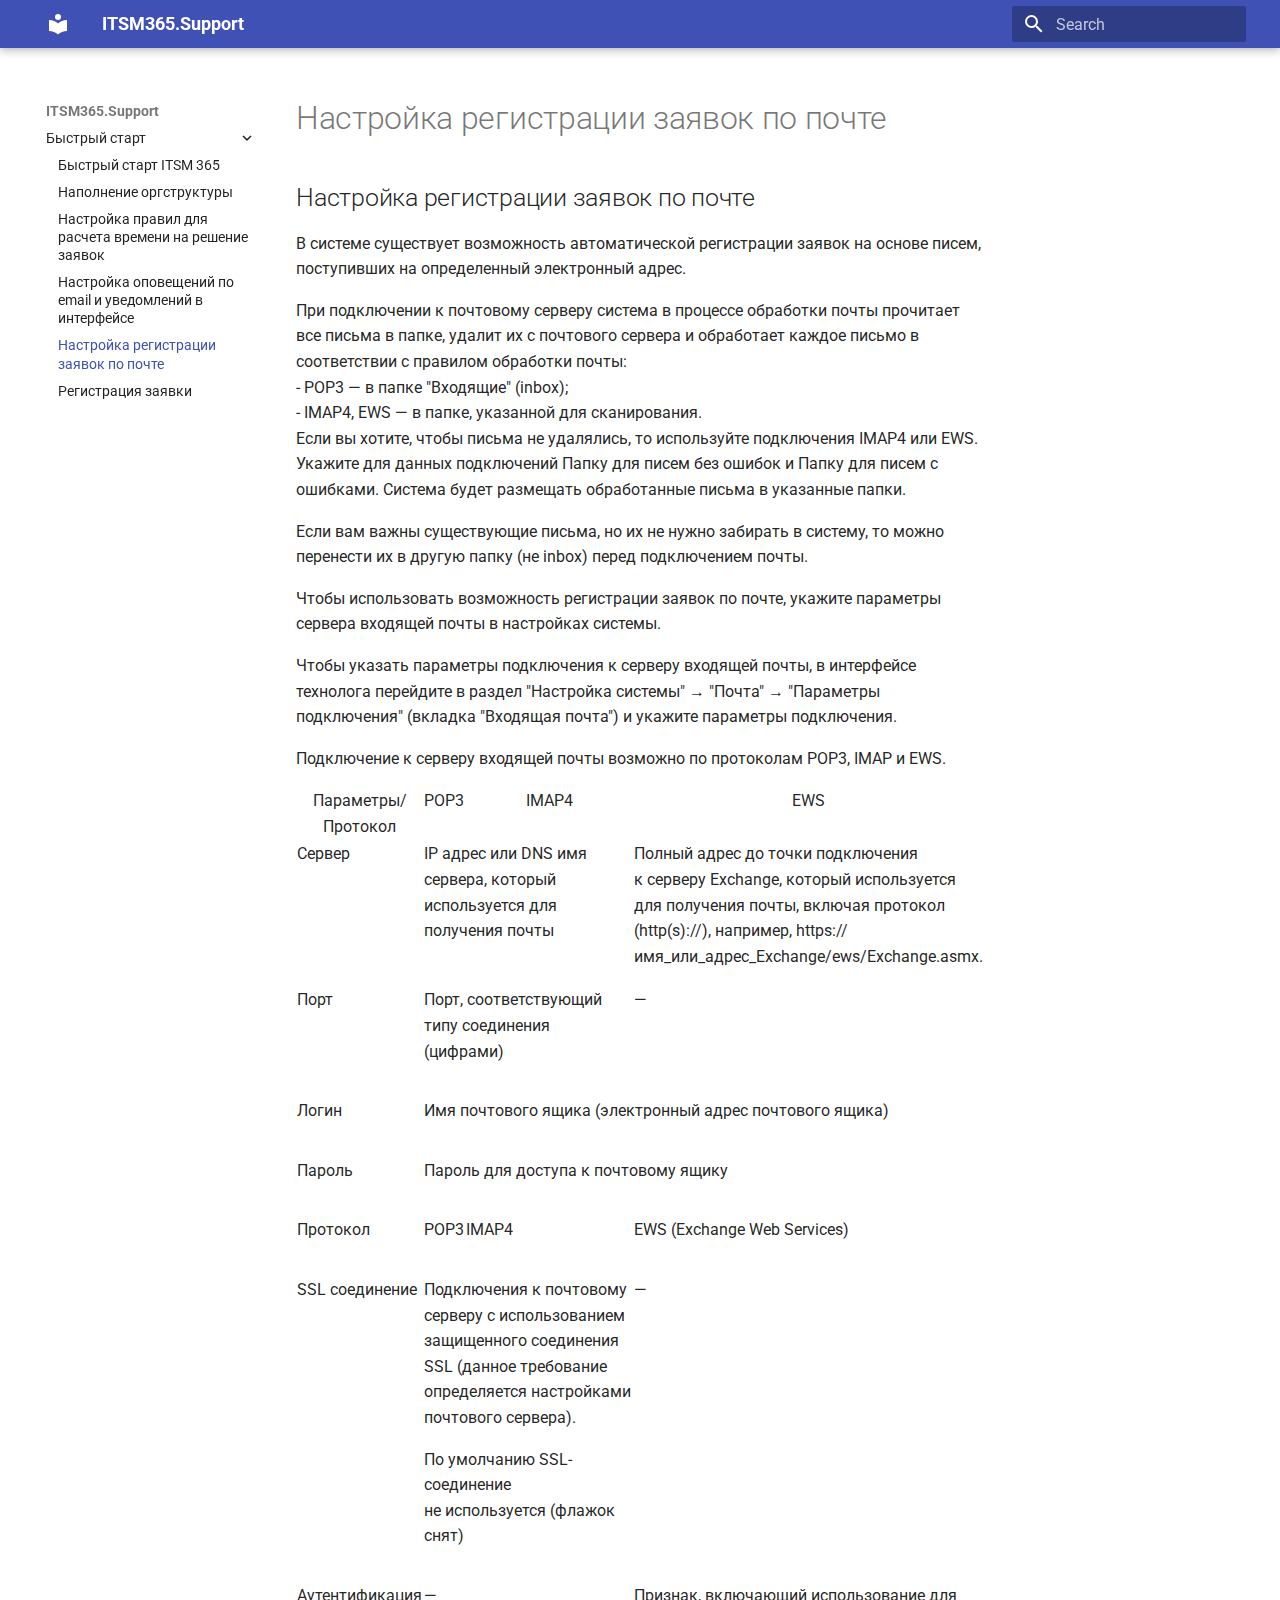
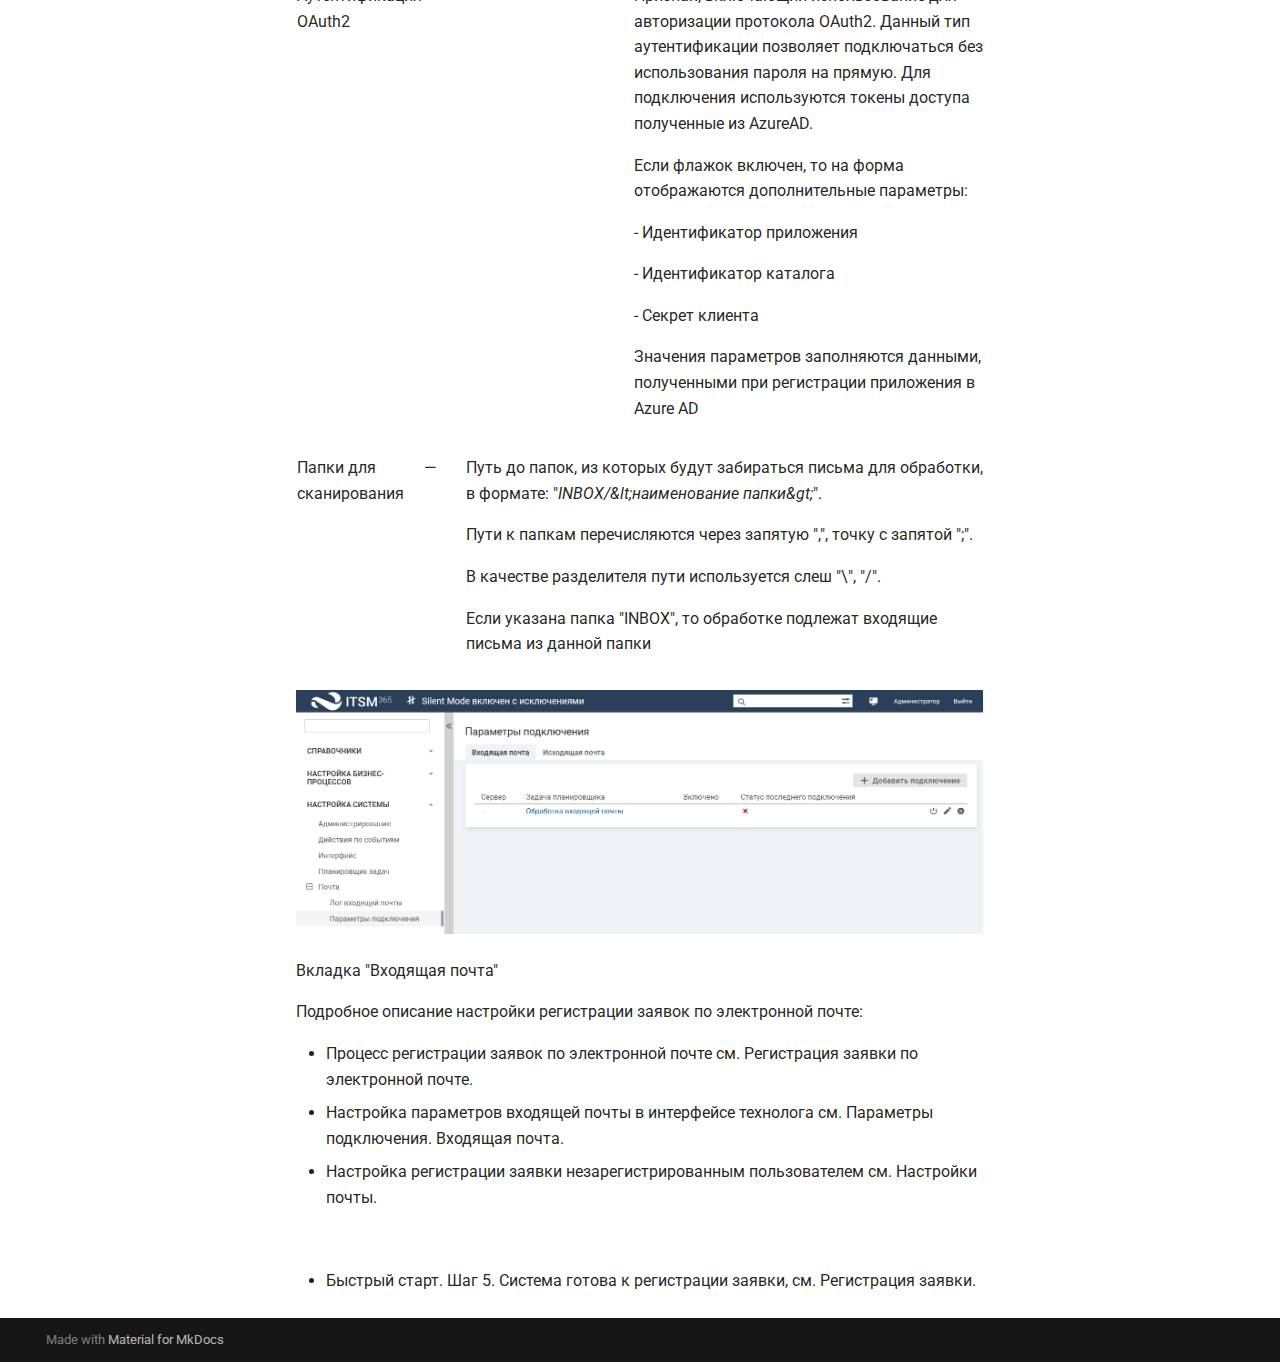
<file: site/Quick_Start_4/index.html>
<!doctype html>
<html lang="en" class="no-js">
  <head>
    
      <meta charset="utf-8">
      <meta name="viewport" content="width=device-width,initial-scale=1">
      
      
      
      
        <link rel="prev" href="../Quick_Start_3/">
      
      
        <link rel="next" href="../Quick_Start_5/">
      
      
      <link rel="icon" href="../logo.png">
      <meta name="generator" content="mkdocs-1.5.3, mkdocs-material-9.5.17">
    
    
      
        <title>Настройка регистрации заявок по почте - ITSM365.Support</title>
      
    
    
      <link rel="stylesheet" href="../assets/stylesheets/main.bcfcd587.min.css">
      
      


    
    
      
    
    
      
        
        
        <link rel="preconnect" href="https://fonts.gstatic.com" crossorigin>
        <link rel="stylesheet" href="https://fonts.googleapis.com/css?family=Roboto:300,300i,400,400i,700,700i%7CRoboto+Mono:400,400i,700,700i&display=fallback">
        <style>:root{--md-text-font:"Roboto";--md-code-font:"Roboto Mono"}</style>
      
    
    
    <script>__md_scope=new URL("..",location),__md_hash=e=>[...e].reduce((e,_)=>(e<<5)-e+_.charCodeAt(0),0),__md_get=(e,_=localStorage,t=__md_scope)=>JSON.parse(_.getItem(t.pathname+"."+e)),__md_set=(e,_,t=localStorage,a=__md_scope)=>{try{t.setItem(a.pathname+"."+e,JSON.stringify(_))}catch(e){}}</script>
    
      

    
    
    
  </head>
  
  
    <body dir="ltr">
  
    
    <input class="md-toggle" data-md-toggle="drawer" type="checkbox" id="__drawer" autocomplete="off">
    <input class="md-toggle" data-md-toggle="search" type="checkbox" id="__search" autocomplete="off">
    <label class="md-overlay" for="__drawer"></label>
    <div data-md-component="skip">
      
    </div>
    <div data-md-component="announce">
      
    </div>
    
    
      

  

<header class="md-header md-header--shadow" data-md-component="header">
  <nav class="md-header__inner md-grid" aria-label="Header">
    <a href=".." title="ITSM365.Support" class="md-header__button md-logo" aria-label="ITSM365.Support" data-md-component="logo">
      
  
  <svg xmlns="http://www.w3.org/2000/svg" viewBox="0 0 24 24"><path d="M12 8a3 3 0 0 0 3-3 3 3 0 0 0-3-3 3 3 0 0 0-3 3 3 3 0 0 0 3 3m0 3.54C9.64 9.35 6.5 8 3 8v11c3.5 0 6.64 1.35 9 3.54 2.36-2.19 5.5-3.54 9-3.54V8c-3.5 0-6.64 1.35-9 3.54Z"/></svg>

    </a>
    <label class="md-header__button md-icon" for="__drawer">
      
      <svg xmlns="http://www.w3.org/2000/svg" viewBox="0 0 24 24"><path d="M3 6h18v2H3V6m0 5h18v2H3v-2m0 5h18v2H3v-2Z"/></svg>
    </label>
    <div class="md-header__title" data-md-component="header-title">
      <div class="md-header__ellipsis">
        <div class="md-header__topic">
          <span class="md-ellipsis">
            ITSM365.Support
          </span>
        </div>
        <div class="md-header__topic" data-md-component="header-topic">
          <span class="md-ellipsis">
            
              Настройка регистрации заявок по почте
            
          </span>
        </div>
      </div>
    </div>
    
    
      <script>var media,input,key,value,palette=__md_get("__palette");if(palette&&palette.color){"(prefers-color-scheme)"===palette.color.media&&(media=matchMedia("(prefers-color-scheme: light)"),input=document.querySelector(media.matches?"[data-md-color-media='(prefers-color-scheme: light)']":"[data-md-color-media='(prefers-color-scheme: dark)']"),palette.color.media=input.getAttribute("data-md-color-media"),palette.color.scheme=input.getAttribute("data-md-color-scheme"),palette.color.primary=input.getAttribute("data-md-color-primary"),palette.color.accent=input.getAttribute("data-md-color-accent"));for([key,value]of Object.entries(palette.color))document.body.setAttribute("data-md-color-"+key,value)}</script>
    
    
    
      <label class="md-header__button md-icon" for="__search">
        
        <svg xmlns="http://www.w3.org/2000/svg" viewBox="0 0 24 24"><path d="M9.5 3A6.5 6.5 0 0 1 16 9.5c0 1.61-.59 3.09-1.56 4.23l.27.27h.79l5 5-1.5 1.5-5-5v-.79l-.27-.27A6.516 6.516 0 0 1 9.5 16 6.5 6.5 0 0 1 3 9.5 6.5 6.5 0 0 1 9.5 3m0 2C7 5 5 7 5 9.5S7 14 9.5 14 14 12 14 9.5 12 5 9.5 5Z"/></svg>
      </label>
      <div class="md-search" data-md-component="search" role="dialog">
  <label class="md-search__overlay" for="__search"></label>
  <div class="md-search__inner" role="search">
    <form class="md-search__form" name="search">
      <input type="text" class="md-search__input" name="query" aria-label="Search" placeholder="Search" autocapitalize="off" autocorrect="off" autocomplete="off" spellcheck="false" data-md-component="search-query" required>
      <label class="md-search__icon md-icon" for="__search">
        
        <svg xmlns="http://www.w3.org/2000/svg" viewBox="0 0 24 24"><path d="M9.5 3A6.5 6.5 0 0 1 16 9.5c0 1.61-.59 3.09-1.56 4.23l.27.27h.79l5 5-1.5 1.5-5-5v-.79l-.27-.27A6.516 6.516 0 0 1 9.5 16 6.5 6.5 0 0 1 3 9.5 6.5 6.5 0 0 1 9.5 3m0 2C7 5 5 7 5 9.5S7 14 9.5 14 14 12 14 9.5 12 5 9.5 5Z"/></svg>
        
        <svg xmlns="http://www.w3.org/2000/svg" viewBox="0 0 24 24"><path d="M20 11v2H8l5.5 5.5-1.42 1.42L4.16 12l7.92-7.92L13.5 5.5 8 11h12Z"/></svg>
      </label>
      <nav class="md-search__options" aria-label="Search">
        
        <button type="reset" class="md-search__icon md-icon" title="Clear" aria-label="Clear" tabindex="-1">
          
          <svg xmlns="http://www.w3.org/2000/svg" viewBox="0 0 24 24"><path d="M19 6.41 17.59 5 12 10.59 6.41 5 5 6.41 10.59 12 5 17.59 6.41 19 12 13.41 17.59 19 19 17.59 13.41 12 19 6.41Z"/></svg>
        </button>
      </nav>
      
    </form>
    <div class="md-search__output">
      <div class="md-search__scrollwrap" data-md-scrollfix>
        <div class="md-search-result" data-md-component="search-result">
          <div class="md-search-result__meta">
            Initializing search
          </div>
          <ol class="md-search-result__list" role="presentation"></ol>
        </div>
      </div>
    </div>
  </div>
</div>
    
    
  </nav>
  
</header>
    
    <div class="md-container" data-md-component="container">
      
      
        
          
        
      
      <main class="md-main" data-md-component="main">
        <div class="md-main__inner md-grid">
          
            
              
              <div class="md-sidebar md-sidebar--primary" data-md-component="sidebar" data-md-type="navigation" >
                <div class="md-sidebar__scrollwrap">
                  <div class="md-sidebar__inner">
                    



<nav class="md-nav md-nav--primary" aria-label="Navigation" data-md-level="0">
  <label class="md-nav__title" for="__drawer">
    <a href=".." title="ITSM365.Support" class="md-nav__button md-logo" aria-label="ITSM365.Support" data-md-component="logo">
      
  
  <svg xmlns="http://www.w3.org/2000/svg" viewBox="0 0 24 24"><path d="M12 8a3 3 0 0 0 3-3 3 3 0 0 0-3-3 3 3 0 0 0-3 3 3 3 0 0 0 3 3m0 3.54C9.64 9.35 6.5 8 3 8v11c3.5 0 6.64 1.35 9 3.54 2.36-2.19 5.5-3.54 9-3.54V8c-3.5 0-6.64 1.35-9 3.54Z"/></svg>

    </a>
    ITSM365.Support
  </label>
  
  <ul class="md-nav__list" data-md-scrollfix>
    
      
      
  
  
    
  
  
  
    
    
      
        
      
        
      
        
      
        
      
        
      
        
      
    
    
    
    <li class="md-nav__item md-nav__item--active md-nav__item--nested">
      
        
        
        <input class="md-nav__toggle md-toggle " type="checkbox" id="__nav_1" checked>
        
          
          <label class="md-nav__link" for="__nav_1" id="__nav_1_label" tabindex="0">
            
  
  <span class="md-ellipsis">
    Быстрый старт
  </span>
  

            <span class="md-nav__icon md-icon"></span>
          </label>
        
        <nav class="md-nav" data-md-level="1" aria-labelledby="__nav_1_label" aria-expanded="true">
          <label class="md-nav__title" for="__nav_1">
            <span class="md-nav__icon md-icon"></span>
            Быстрый старт
          </label>
          <ul class="md-nav__list" data-md-scrollfix>
            
              
                
  
  
  
  
    <li class="md-nav__item">
      <a href="../Quick_Start_00/" class="md-nav__link">
        
  
  <span class="md-ellipsis">
    Быстрый старт ITSM 365
  </span>
  

      </a>
    </li>
  

              
            
              
                
  
  
  
  
    <li class="md-nav__item">
      <a href="../Quick_Start_1/" class="md-nav__link">
        
  
  <span class="md-ellipsis">
    Наполнение оргструктуры
  </span>
  

      </a>
    </li>
  

              
            
              
                
  
  
  
  
    <li class="md-nav__item">
      <a href="../Quick_Start_2/" class="md-nav__link">
        
  
  <span class="md-ellipsis">
    Настройка правил для расчета времени на решение заявок
  </span>
  

      </a>
    </li>
  

              
            
              
                
  
  
  
  
    <li class="md-nav__item">
      <a href="../Quick_Start_3/" class="md-nav__link">
        
  
  <span class="md-ellipsis">
    Настройка оповещений по email и уведомлений в интерфейсе
  </span>
  

      </a>
    </li>
  

              
            
              
                
  
  
    
  
  
  
    <li class="md-nav__item md-nav__item--active">
      
      <input class="md-nav__toggle md-toggle" type="checkbox" id="__toc">
      
      
      
      <a href="./" class="md-nav__link md-nav__link--active">
        
  
  <span class="md-ellipsis">
    Настройка регистрации заявок по почте
  </span>
  

      </a>
      
    </li>
  

              
            
              
                
  
  
  
  
    <li class="md-nav__item">
      <a href="../Quick_Start_5/" class="md-nav__link">
        
  
  <span class="md-ellipsis">
    Регистрация заявки
  </span>
  

      </a>
    </li>
  

              
            
          </ul>
        </nav>
      
    </li>
  

    
  </ul>
</nav>
                  </div>
                </div>
              </div>
            
            
              
              <div class="md-sidebar md-sidebar--secondary" data-md-component="sidebar" data-md-type="toc" >
                <div class="md-sidebar__scrollwrap">
                  <div class="md-sidebar__inner">
                    

<nav class="md-nav md-nav--secondary" aria-label="Table of contents">
  
  
  
  
</nav>
                  </div>
                </div>
              </div>
            
          
          
            <div class="md-content" data-md-component="content">
              <article class="md-content__inner md-typeset">
                
                  


<h1 MadCap:conditions="Default.WEB-HELP" xmlns:MadCap="http://www.madcapsoftware.com/Schemas/MadCap.xsd">Настройка регистрации заявок по почте</h1>
<h2 MadCap:conditions="Default.PDF" xmlns:MadCap="http://www.madcapsoftware.com/Schemas/MadCap.xsd">Настройка регистрации заявок по почте</h2>
<p>В системе существует возможность автоматической регистрации заявок на основе писем, поступивших на определенный электронный адрес.</p>
<p class="note">При подключении к почтовому серверу система в процессе обработки почты прочитает все письма в папке, удалит их с почтового сервера и обработает каждое письмо в соответствии с правилом обработки почты:<br />- POP3 — в папке "Входящие" (inbox);<br />- IMAP4, EWS — в папке, указанной для сканирования.<br />Если вы хотите, чтобы письма не удалялись, то используйте подключения IMAP4 или EWS. Укажите для данных подключений Папку для писем без ошибок и Папку для писем с ошибками. Система будет размещать обработанные письма в указанные папки.<br /></p>

<p>Если вам важны существующие письма, но их не нужно забирать в систему, то можно перенести их в другую папку (не inbox) перед подключением почты.</p>
<p class="note">Чтобы использовать возможность регистрации заявок по почте, укажите параметры сервера входящей почты в настройках системы. </p>

<p>Чтобы указать параметры подключения к серверу входящей почты, в интерфейсе технолога перейдите в раздел "Настройка системы" → "Почта" → "Параметры подключения" (вкладка "Входящая почта") и укажите параметры подключения.</p>
<p>Подключение к серверу входящей почты возможно по протоколам POP3, IMAP и EWS.</p>
<table style="width: 100%;margin-left: 0;margin-right: auto;mc-table-style: url('../Resources/TableStyles/PatternedRows.css');" class="TableStyle-PatternedRows" cellspacing="0">
  <col class="TableStyle-PatternedRows-Column-Column" />
  <col class="TableStyle-PatternedRows-Column-Column" />
  <col class="TableStyle-PatternedRows-Column-Column" style="width: 269px;" />
  <col class="TableStyle-PatternedRows-Column-Column" />
  <thead>
    <tr class="TableStyle-PatternedRows-Head-Header">
      <th class="TableStyle-PatternedRows-HeadE-Column-Header">Параметры/Протокол</th>
      <th class="TableStyle-PatternedRows-HeadE-Column-Header">POP3</th>
      <th class="TableStyle-PatternedRows-HeadE-Column-Header">IMAP4</th>
      <th class="TableStyle-PatternedRows-HeadD-Column-Header">EWS</th>
    </tr>
  </thead>
  <tbody>
    <tr class="TableStyle-PatternedRows-Body-Body">
      <td class="TableStyle-PatternedRows-BodyE-Column-Body">Сервер</td>
      <td class="TableStyle-PatternedRows-BodyE-Column-Body" colspan="2">IP адрес или DNS имя сервера, который используется для получения почты</td>
      <td class="TableStyle-PatternedRows-BodyD-Column-Body">Полный адрес до точки подключения к серверу Exchange, который используется для получения почты, включая протокол (http(s)://), например, https://имя_или_адрес_Exchange/ews/Exchange.asmx.</td>
    </tr>
    <tr class="TableStyle-PatternedRows-Body-Body">
      <td class="TableStyle-PatternedRows-BodyE-Column-Body">
        <p class="td">Порт</p>
      </td>
      <td class="TableStyle-PatternedRows-BodyE-Column-Body" colspan="2">
        <p class="td">Порт, соответствующий типу соединения (цифрами)</p>
      </td>
      <td class="TableStyle-PatternedRows-BodyD-Column-Body">
        <p class="td">— </p>
      </td>
    </tr>
    <tr class="TableStyle-PatternedRows-Body-Body">
      <td class="TableStyle-PatternedRows-BodyE-Column-Body">
        <p class="td">Логин</p>
      </td>
      <td class="TableStyle-PatternedRows-BodyD-Column-Body" colspan="3">
        <p class="td">Имя почтового ящика (электронный адрес почтового ящика)</p>
      </td>
    </tr>
    <tr class="TableStyle-PatternedRows-Body-Body">
      <td class="TableStyle-PatternedRows-BodyE-Column-Body">
        <p class="td">Пароль</p>
      </td>
      <td class="TableStyle-PatternedRows-BodyD-Column-Body" colspan="3">
        <p class="td">Пароль для доступа к почтовому ящику</p>
      </td>
    </tr>
    <tr class="TableStyle-PatternedRows-Body-Body">
      <td class="TableStyle-PatternedRows-BodyE-Column-Body">
        <p class="td">Протокол</p>
      </td>
      <td class="TableStyle-PatternedRows-BodyE-Column-Body">
        <p class="td">POP3</p>
      </td>
      <td class="TableStyle-PatternedRows-BodyE-Column-Body">
        <p class="td">IMAP4</p>
      </td>
      <td class="TableStyle-PatternedRows-BodyD-Column-Body">
        <p class="td">EWS (Exchange Web Services)</p>
      </td>
    </tr>
    <tr class="TableStyle-PatternedRows-Body-Body">
      <td class="TableStyle-PatternedRows-BodyE-Column-Body">
        <p class="td">SSL соединение</p>
      </td>
      <td class="TableStyle-PatternedRows-BodyE-Column-Body" colspan="2">
        <p class="td">Подключения к почтовому серверу с использованием защищенного соединения SSL (данное требование определяется настройками почтового сервера).</p>
        <p class="td">По умолчанию SSL-соединение не используется (флажок снят)</p>
      </td>
      <td class="TableStyle-PatternedRows-BodyD-Column-Body">
        <p class="td">—</p>
      </td>
    </tr>
    <tr class="TableStyle-PatternedRows-Body-Body">
      <td class="TableStyle-PatternedRows-BodyE-Column-Body">
        <p>Аутентификация OAuth2</p>
      </td>
      <td class="TableStyle-PatternedRows-BodyE-Column-Body" colspan="2">
        <p class="td">—</p>
        <p class="td"> </p>
      </td>
      <td class="TableStyle-PatternedRows-BodyD-Column-Body">
        <p class="td">Признак, включающий использование для авторизации протокола OAuth2. Данный тип аутентификации позволяет подключаться без использования пароля на прямую. Для подключения используются токены доступа полученные из AzureAD.</p>
        <p class="td">Если флажок включен, то на форма отображаются дополнительные параметры:</p>
        <p class="td">- Идентификатор приложения</p>
        <p class="td">- Идентификатор каталога</p>
        <p class="td">- Секрет клиента</p>
        <p class="td">Значения параметров заполняются данными, полученными при регистрации приложения в Azure AD</p>
      </td>
    </tr>
    <tr class="TableStyle-PatternedRows-Body-Body">
      <td class="TableStyle-PatternedRows-BodyB-Column-Body">
        <p class="td">Папки для сканирования</p>
      </td>
      <td class="TableStyle-PatternedRows-BodyB-Column-Body">
        <p class="td">—</p>
      </td>
      <td class="TableStyle-PatternedRows-BodyA-Column-Body" colspan="2">
        <p class="td"> Путь до папок, из которых будут забираться письма для обработки, в формате: "<i>INBOX/&amp;lt;наименование папки&amp;gt;</i>". </p>
        <p class="td">Пути к папкам перечисляются через запятую ",", точку с запятой ";". </p>
        <p class="td">В качестве разделителя пути используется слеш "\", "/". </p>
        <p class="td">Если указана папка "INBOX", то обработке подлежат входящие письма из данной папки</p>
      </td>
    </tr>
  </tbody>
</table>
<p class="ris">
  <img src="../Resources/Images/core_tech/mail_03.png" title="Параметры подключения Входящая почта" class="doc" />
</p>

<p class="img_num" MadCap:conditions="Default.PDF" xmlns:MadCap="http://www.madcapsoftware.com/Schemas/MadCap.xsd">Вкладка "Входящая почта"</p>

<p class="beforeList">Подробное описание настройки регистрации заявок по электронной почте:</p>

<ul class="webHelp">
  <li>Процесс регистрации заявок по электронной почте <MadCap:conditionalText MadCap:conditions="Default.WEB-HELP" xmlns:MadCap="http://www.madcapsoftware.com/Schemas/MadCap.xsd">см. <MadCap:xref href="../request/Inc_1.htm#02">Регистрация заявки по электронной почте</MadCap:xref></MadCap:conditionalText>.</li>
  <li>Настройка параметров входящей почты в интерфейсе технолога <MadCap:conditionalText MadCap:conditions="Default.WEB-HELP" xmlns:MadCap="http://www.madcapsoftware.com/Schemas/MadCap.xsd">см. <MadCap:xref href="../technolog/incomingMail_ITSM.htm">Параметры подключения. Входящая почта</MadCap:xref></MadCap:conditionalText>.</li>
  <li>Настройка регистрации заявки незарегистрированным пользователем <MadCap:conditionalText MadCap:conditions="Default.WEB-HELP" xmlns:MadCap="http://www.madcapsoftware.com/Schemas/MadCap.xsd">см. <MadCap:xref href="../setting/settings_mail.htm">Настройки почты</MadCap:xref></MadCap:conditionalText>. </li>
</ul>
<p class="note_stroca" MadCap:conditions="Default.WEB-HELP" xmlns:MadCap="http://www.madcapsoftware.com/Schemas/MadCap.xsd"> </p>

<ul class="webHelp">
  <li MadCap:conditions="Default.WEB-HELP" xmlns:MadCap="http://www.madcapsoftware.com/Schemas/MadCap.xsd">Быстрый старт. Шаг 5. Система готова к регистрации заявки, см. <MadCap:xref href="Quick_Start_5.htm">Регистрация заявки</MadCap:xref>.</li>
</ul>












                
              </article>
            </div>
          
          
<script>var target=document.getElementById(location.hash.slice(1));target&&target.name&&(target.checked=target.name.startsWith("__tabbed_"))</script>
        </div>
        
      </main>
      
        <footer class="md-footer">
  
  <div class="md-footer-meta md-typeset">
    <div class="md-footer-meta__inner md-grid">
      <div class="md-copyright">
  
  
    Made with
    <a href="https://squidfunk.github.io/mkdocs-material/" target="_blank" rel="noopener">
      Material for MkDocs
    </a>
  
</div>
      
    </div>
  </div>
</footer>
      
    </div>
    <div class="md-dialog" data-md-component="dialog">
      <div class="md-dialog__inner md-typeset"></div>
    </div>
    
    
    <script id="__config" type="application/json">{"base": "..", "features": ["navigation.path", "navigation.indexes"], "search": "../assets/javascripts/workers/search.b8dbb3d2.min.js", "translations": {"clipboard.copied": "Copied to clipboard", "clipboard.copy": "Copy to clipboard", "search.result.more.one": "1 more on this page", "search.result.more.other": "# more on this page", "search.result.none": "No matching documents", "search.result.one": "1 matching document", "search.result.other": "# matching documents", "search.result.placeholder": "Type to start searching", "search.result.term.missing": "Missing", "select.version": "Select version"}}</script>
    
    
      <script src="../assets/javascripts/bundle.1e8ae164.min.js"></script>
      
    
  </body>
</html>
</file>
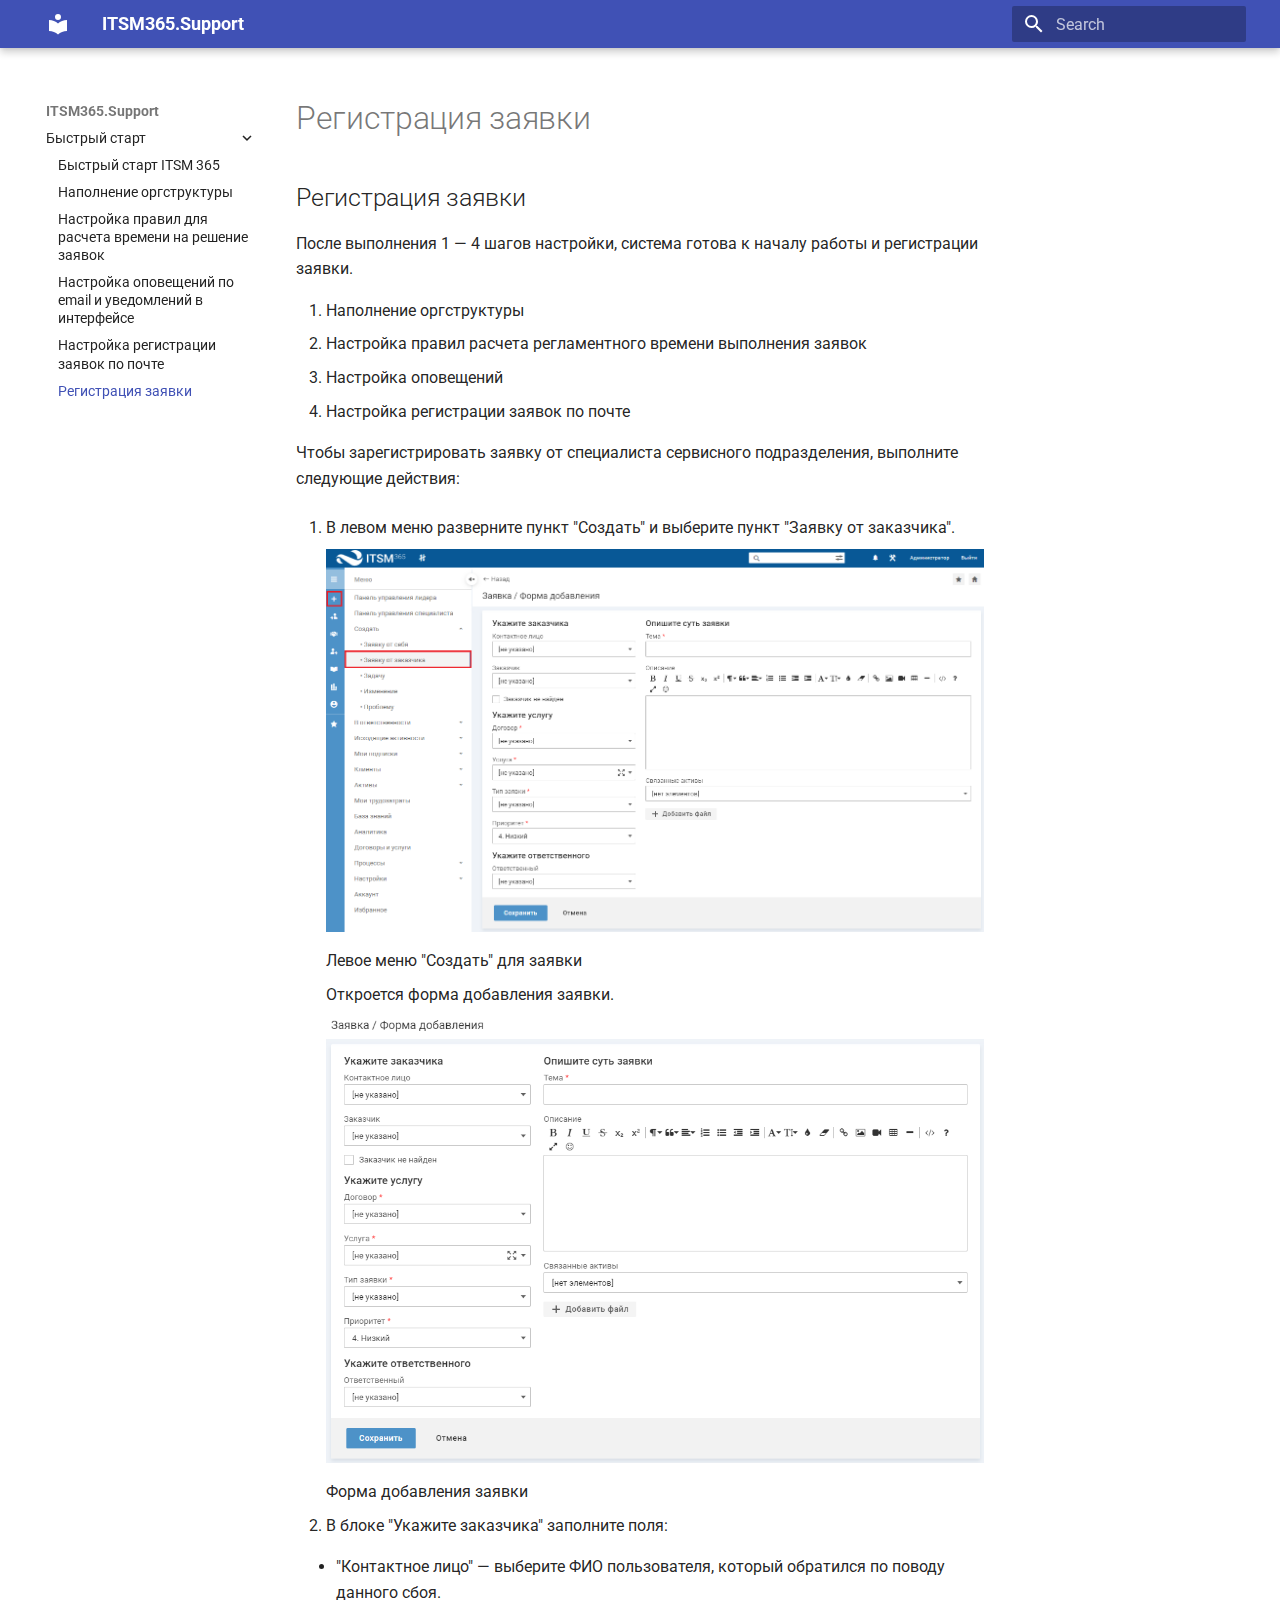
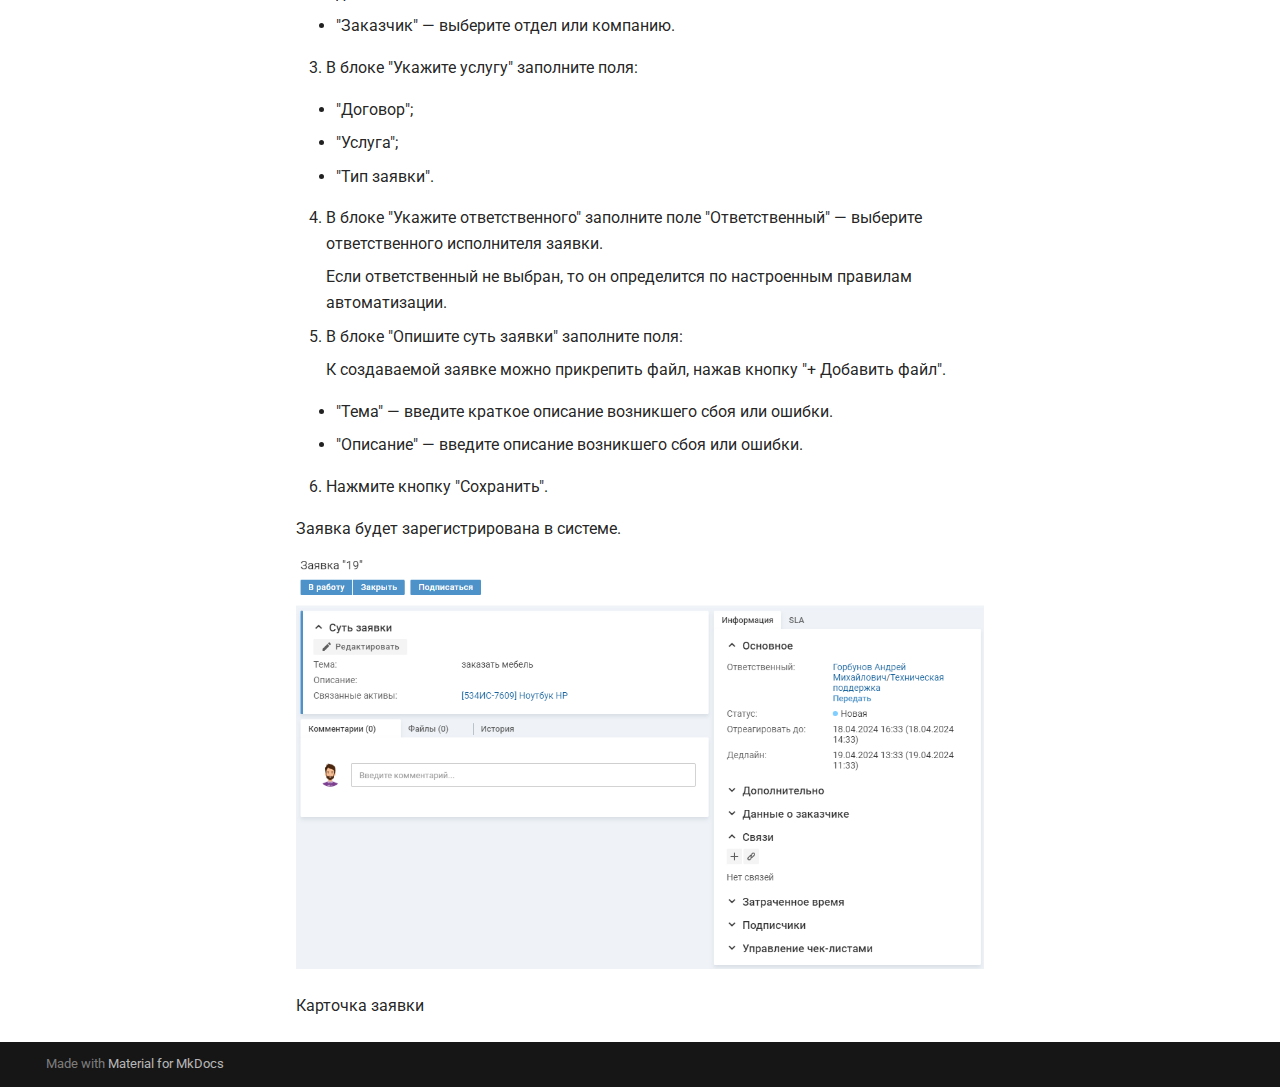
<file: site/Quick_Start_5/index.html>
<!doctype html>
<html lang="en" class="no-js">
  <head>
    
      <meta charset="utf-8">
      <meta name="viewport" content="width=device-width,initial-scale=1">
      
      
      
      
        <link rel="prev" href="../Quick_Start_4/">
      
      
      
      <link rel="icon" href="../logo.png">
      <meta name="generator" content="mkdocs-1.5.3, mkdocs-material-9.5.17">
    
    
      
        <title>Регистрация заявки - ITSM365.Support</title>
      
    
    
      <link rel="stylesheet" href="../assets/stylesheets/main.bcfcd587.min.css">
      
      


    
    
      
    
    
      
        
        
        <link rel="preconnect" href="https://fonts.gstatic.com" crossorigin>
        <link rel="stylesheet" href="https://fonts.googleapis.com/css?family=Roboto:300,300i,400,400i,700,700i%7CRoboto+Mono:400,400i,700,700i&display=fallback">
        <style>:root{--md-text-font:"Roboto";--md-code-font:"Roboto Mono"}</style>
      
    
    
    <script>__md_scope=new URL("..",location),__md_hash=e=>[...e].reduce((e,_)=>(e<<5)-e+_.charCodeAt(0),0),__md_get=(e,_=localStorage,t=__md_scope)=>JSON.parse(_.getItem(t.pathname+"."+e)),__md_set=(e,_,t=localStorage,a=__md_scope)=>{try{t.setItem(a.pathname+"."+e,JSON.stringify(_))}catch(e){}}</script>
    
      

    
    
    
  </head>
  
  
    <body dir="ltr">
  
    
    <input class="md-toggle" data-md-toggle="drawer" type="checkbox" id="__drawer" autocomplete="off">
    <input class="md-toggle" data-md-toggle="search" type="checkbox" id="__search" autocomplete="off">
    <label class="md-overlay" for="__drawer"></label>
    <div data-md-component="skip">
      
    </div>
    <div data-md-component="announce">
      
    </div>
    
    
      

  

<header class="md-header md-header--shadow" data-md-component="header">
  <nav class="md-header__inner md-grid" aria-label="Header">
    <a href=".." title="ITSM365.Support" class="md-header__button md-logo" aria-label="ITSM365.Support" data-md-component="logo">
      
  
  <svg xmlns="http://www.w3.org/2000/svg" viewBox="0 0 24 24"><path d="M12 8a3 3 0 0 0 3-3 3 3 0 0 0-3-3 3 3 0 0 0-3 3 3 3 0 0 0 3 3m0 3.54C9.64 9.35 6.5 8 3 8v11c3.5 0 6.64 1.35 9 3.54 2.36-2.19 5.5-3.54 9-3.54V8c-3.5 0-6.64 1.35-9 3.54Z"/></svg>

    </a>
    <label class="md-header__button md-icon" for="__drawer">
      
      <svg xmlns="http://www.w3.org/2000/svg" viewBox="0 0 24 24"><path d="M3 6h18v2H3V6m0 5h18v2H3v-2m0 5h18v2H3v-2Z"/></svg>
    </label>
    <div class="md-header__title" data-md-component="header-title">
      <div class="md-header__ellipsis">
        <div class="md-header__topic">
          <span class="md-ellipsis">
            ITSM365.Support
          </span>
        </div>
        <div class="md-header__topic" data-md-component="header-topic">
          <span class="md-ellipsis">
            
              Регистрация заявки
            
          </span>
        </div>
      </div>
    </div>
    
    
      <script>var media,input,key,value,palette=__md_get("__palette");if(palette&&palette.color){"(prefers-color-scheme)"===palette.color.media&&(media=matchMedia("(prefers-color-scheme: light)"),input=document.querySelector(media.matches?"[data-md-color-media='(prefers-color-scheme: light)']":"[data-md-color-media='(prefers-color-scheme: dark)']"),palette.color.media=input.getAttribute("data-md-color-media"),palette.color.scheme=input.getAttribute("data-md-color-scheme"),palette.color.primary=input.getAttribute("data-md-color-primary"),palette.color.accent=input.getAttribute("data-md-color-accent"));for([key,value]of Object.entries(palette.color))document.body.setAttribute("data-md-color-"+key,value)}</script>
    
    
    
      <label class="md-header__button md-icon" for="__search">
        
        <svg xmlns="http://www.w3.org/2000/svg" viewBox="0 0 24 24"><path d="M9.5 3A6.5 6.5 0 0 1 16 9.5c0 1.61-.59 3.09-1.56 4.23l.27.27h.79l5 5-1.5 1.5-5-5v-.79l-.27-.27A6.516 6.516 0 0 1 9.5 16 6.5 6.5 0 0 1 3 9.5 6.5 6.5 0 0 1 9.5 3m0 2C7 5 5 7 5 9.5S7 14 9.5 14 14 12 14 9.5 12 5 9.5 5Z"/></svg>
      </label>
      <div class="md-search" data-md-component="search" role="dialog">
  <label class="md-search__overlay" for="__search"></label>
  <div class="md-search__inner" role="search">
    <form class="md-search__form" name="search">
      <input type="text" class="md-search__input" name="query" aria-label="Search" placeholder="Search" autocapitalize="off" autocorrect="off" autocomplete="off" spellcheck="false" data-md-component="search-query" required>
      <label class="md-search__icon md-icon" for="__search">
        
        <svg xmlns="http://www.w3.org/2000/svg" viewBox="0 0 24 24"><path d="M9.5 3A6.5 6.5 0 0 1 16 9.5c0 1.61-.59 3.09-1.56 4.23l.27.27h.79l5 5-1.5 1.5-5-5v-.79l-.27-.27A6.516 6.516 0 0 1 9.5 16 6.5 6.5 0 0 1 3 9.5 6.5 6.5 0 0 1 9.5 3m0 2C7 5 5 7 5 9.5S7 14 9.5 14 14 12 14 9.5 12 5 9.5 5Z"/></svg>
        
        <svg xmlns="http://www.w3.org/2000/svg" viewBox="0 0 24 24"><path d="M20 11v2H8l5.5 5.5-1.42 1.42L4.16 12l7.92-7.92L13.5 5.5 8 11h12Z"/></svg>
      </label>
      <nav class="md-search__options" aria-label="Search">
        
        <button type="reset" class="md-search__icon md-icon" title="Clear" aria-label="Clear" tabindex="-1">
          
          <svg xmlns="http://www.w3.org/2000/svg" viewBox="0 0 24 24"><path d="M19 6.41 17.59 5 12 10.59 6.41 5 5 6.41 10.59 12 5 17.59 6.41 19 12 13.41 17.59 19 19 17.59 13.41 12 19 6.41Z"/></svg>
        </button>
      </nav>
      
    </form>
    <div class="md-search__output">
      <div class="md-search__scrollwrap" data-md-scrollfix>
        <div class="md-search-result" data-md-component="search-result">
          <div class="md-search-result__meta">
            Initializing search
          </div>
          <ol class="md-search-result__list" role="presentation"></ol>
        </div>
      </div>
    </div>
  </div>
</div>
    
    
  </nav>
  
</header>
    
    <div class="md-container" data-md-component="container">
      
      
        
          
        
      
      <main class="md-main" data-md-component="main">
        <div class="md-main__inner md-grid">
          
            
              
              <div class="md-sidebar md-sidebar--primary" data-md-component="sidebar" data-md-type="navigation" >
                <div class="md-sidebar__scrollwrap">
                  <div class="md-sidebar__inner">
                    



<nav class="md-nav md-nav--primary" aria-label="Navigation" data-md-level="0">
  <label class="md-nav__title" for="__drawer">
    <a href=".." title="ITSM365.Support" class="md-nav__button md-logo" aria-label="ITSM365.Support" data-md-component="logo">
      
  
  <svg xmlns="http://www.w3.org/2000/svg" viewBox="0 0 24 24"><path d="M12 8a3 3 0 0 0 3-3 3 3 0 0 0-3-3 3 3 0 0 0-3 3 3 3 0 0 0 3 3m0 3.54C9.64 9.35 6.5 8 3 8v11c3.5 0 6.64 1.35 9 3.54 2.36-2.19 5.5-3.54 9-3.54V8c-3.5 0-6.64 1.35-9 3.54Z"/></svg>

    </a>
    ITSM365.Support
  </label>
  
  <ul class="md-nav__list" data-md-scrollfix>
    
      
      
  
  
    
  
  
  
    
    
      
        
      
        
      
        
      
        
      
        
      
        
      
    
    
    
    <li class="md-nav__item md-nav__item--active md-nav__item--nested">
      
        
        
        <input class="md-nav__toggle md-toggle " type="checkbox" id="__nav_1" checked>
        
          
          <label class="md-nav__link" for="__nav_1" id="__nav_1_label" tabindex="0">
            
  
  <span class="md-ellipsis">
    Быстрый старт
  </span>
  

            <span class="md-nav__icon md-icon"></span>
          </label>
        
        <nav class="md-nav" data-md-level="1" aria-labelledby="__nav_1_label" aria-expanded="true">
          <label class="md-nav__title" for="__nav_1">
            <span class="md-nav__icon md-icon"></span>
            Быстрый старт
          </label>
          <ul class="md-nav__list" data-md-scrollfix>
            
              
                
  
  
  
  
    <li class="md-nav__item">
      <a href="../Quick_Start_00/" class="md-nav__link">
        
  
  <span class="md-ellipsis">
    Быстрый старт ITSM 365
  </span>
  

      </a>
    </li>
  

              
            
              
                
  
  
  
  
    <li class="md-nav__item">
      <a href="../Quick_Start_1/" class="md-nav__link">
        
  
  <span class="md-ellipsis">
    Наполнение оргструктуры
  </span>
  

      </a>
    </li>
  

              
            
              
                
  
  
  
  
    <li class="md-nav__item">
      <a href="../Quick_Start_2/" class="md-nav__link">
        
  
  <span class="md-ellipsis">
    Настройка правил для расчета времени на решение заявок
  </span>
  

      </a>
    </li>
  

              
            
              
                
  
  
  
  
    <li class="md-nav__item">
      <a href="../Quick_Start_3/" class="md-nav__link">
        
  
  <span class="md-ellipsis">
    Настройка оповещений по email и уведомлений в интерфейсе
  </span>
  

      </a>
    </li>
  

              
            
              
                
  
  
  
  
    <li class="md-nav__item">
      <a href="../Quick_Start_4/" class="md-nav__link">
        
  
  <span class="md-ellipsis">
    Настройка регистрации заявок по почте
  </span>
  

      </a>
    </li>
  

              
            
              
                
  
  
    
  
  
  
    <li class="md-nav__item md-nav__item--active">
      
      <input class="md-nav__toggle md-toggle" type="checkbox" id="__toc">
      
      
      
      <a href="./" class="md-nav__link md-nav__link--active">
        
  
  <span class="md-ellipsis">
    Регистрация заявки
  </span>
  

      </a>
      
    </li>
  

              
            
          </ul>
        </nav>
      
    </li>
  

    
  </ul>
</nav>
                  </div>
                </div>
              </div>
            
            
              
              <div class="md-sidebar md-sidebar--secondary" data-md-component="sidebar" data-md-type="toc" >
                <div class="md-sidebar__scrollwrap">
                  <div class="md-sidebar__inner">
                    

<nav class="md-nav md-nav--secondary" aria-label="Table of contents">
  
  
  
  
</nav>
                  </div>
                </div>
              </div>
            
          
          
            <div class="md-content" data-md-component="content">
              <article class="md-content__inner md-typeset">
                
                  


<h1 MadCap:conditions="Default.WEB-HELP" xmlns:MadCap="http://www.madcapsoftware.com/Schemas/MadCap.xsd">Регистрация заявки</h1>
<h2 MadCap:conditions="Default.PDF" xmlns:MadCap="http://www.madcapsoftware.com/Schemas/MadCap.xsd">Регистрация заявки</h2>
<p>После выполнения 1 — 4 шагов настройки, система готова к началу работы и регистрации заявки.</p>
<ol>
  <li>
    <MadCap:xref href="Quick_Start_1.htm" xmlns:MadCap="http://www.madcapsoftware.com/Schemas/MadCap.xsd">Наполнение оргструктуры</MadCap:xref>
  </li>
  <li>
    <MadCap:xref href="Quick_Start_2.htm" xmlns:MadCap="http://www.madcapsoftware.com/Schemas/MadCap.xsd">Настройка правил расчета регламентного времени выполнения заявок  </MadCap:xref>
  </li>
  <li>
    <MadCap:xref href="Quick_Start_3.htm" xmlns:MadCap="http://www.madcapsoftware.com/Schemas/MadCap.xsd">Настройка оповещений</MadCap:xref>
  </li>
  <li>
    <MadCap:xref href="Quick_Start_4.htm" xmlns:MadCap="http://www.madcapsoftware.com/Schemas/MadCap.xsd">Настройка регистрации заявок по почте</MadCap:xref>
  </li>
</ol>
<p class="beforeList">Чтобы зарегистрировать заявку от специалиста сервисного подразделения, выполните следующие действия:</p>

<ol>
  <li>
    <p>В левом меню разверните пункт "Создать" и выберите пункт "Заявку от заказчика".</p>
    <p class="ris">
      <img src="../Resources/Images/itsm_SN_inc/inc_add_1.png" title="Левое меню &amp;quot;Создать&amp;quot; для заявки" class="doc" />
    </p>
    <p class="img_num" MadCap:conditions="Default.PDF" xmlns:MadCap="http://www.madcapsoftware.com/Schemas/MadCap.xsd"> Левое меню "Создать" для заявки</p>
    <p>Откроется форма добавления заявки.</p>
    <p class="ris">
      <img src="../Resources/Images/itsm_SN_inc/inc_add_2.png" title="Форма добавления заявки" class="doc"></img>
    </p>
    <p class="img_num" MadCap:conditions="Default.PDF" xmlns:MadCap="http://www.madcapsoftware.com/Schemas/MadCap.xsd">Форма добавления заявки</p>
  </li>
  <li>
    <p>В блоке "Укажите заказчика" заполните поля:</p>
  </li>
  <ul class="FirstLevel">
    <li>"Контактное лицо" — выберите ФИО пользователя, который обратился по поводу данного сбоя.</li>
    <li>"Заказчик" — выберите отдел или компанию.</li>
  </ul>
  <li>
    <p>В блоке "Укажите услугу" заполните поля:</p>
  </li>
  <ul class="FirstLevel">
    <li>"Договор";</li>
    <li>"Услуга";</li>
    <li>"Тип заявки".</li>
  </ul>
  <li>
    <p>В блоке "Укажите ответственного" заполните поле "Ответственный" — выберите ответственного исполнителя заявки. </p>
    <p>Если ответственный не выбран, то он определится по настроенным правилам автоматизации.</p>
  </li>
  <li>
    <p class="beforeList">В блоке "Опишите суть заявки" заполните поля:</p>
    <p>К создаваемой заявке можно прикрепить файл, нажав кнопку "+ Добавить файл".</p>
  </li>
  <ul class="FirstLevel">
    <li>"Тема" — введите краткое описание возникшего сбоя или ошибки.</li>
    <li>"Описание" — введите описание возникшего сбоя или ошибки. </li>
  </ul>
  <li>Нажмите кнопку "Сохранить". </li>
</ol>
<p>Заявка будет зарегистрирована в системе.</p>
<p class="ris">
  <img src="../Resources/Images/itsm_SN_inc/inc_card_1.png" title="Карточка заявки" class="doc" />
</p>

<p class="img_num" MadCap:conditions="Default.PDF" xmlns:MadCap="http://www.madcapsoftware.com/Schemas/MadCap.xsd">Карточка заявки</p>












                
              </article>
            </div>
          
          
<script>var target=document.getElementById(location.hash.slice(1));target&&target.name&&(target.checked=target.name.startsWith("__tabbed_"))</script>
        </div>
        
      </main>
      
        <footer class="md-footer">
  
  <div class="md-footer-meta md-typeset">
    <div class="md-footer-meta__inner md-grid">
      <div class="md-copyright">
  
  
    Made with
    <a href="https://squidfunk.github.io/mkdocs-material/" target="_blank" rel="noopener">
      Material for MkDocs
    </a>
  
</div>
      
    </div>
  </div>
</footer>
      
    </div>
    <div class="md-dialog" data-md-component="dialog">
      <div class="md-dialog__inner md-typeset"></div>
    </div>
    
    
    <script id="__config" type="application/json">{"base": "..", "features": ["navigation.path", "navigation.indexes"], "search": "../assets/javascripts/workers/search.b8dbb3d2.min.js", "translations": {"clipboard.copied": "Copied to clipboard", "clipboard.copy": "Copy to clipboard", "search.result.more.one": "1 more on this page", "search.result.more.other": "# more on this page", "search.result.none": "No matching documents", "search.result.one": "1 matching document", "search.result.other": "# matching documents", "search.result.placeholder": "Type to start searching", "search.result.term.missing": "Missing", "select.version": "Select version"}}</script>
    
    
      <script src="../assets/javascripts/bundle.1e8ae164.min.js"></script>
      
    
  </body>
</html>
</file>
<file: site/assets/stylesheets/main.bcfcd587.min.css>
@charset "UTF-8";html{-webkit-text-size-adjust:none;-moz-text-size-adjust:none;text-size-adjust:none;box-sizing:border-box}*,:after,:before{box-sizing:inherit}@media (prefers-reduced-motion){*,:after,:before{transition:none!important}}body{margin:0}a,button,input,label{-webkit-tap-highlight-color:transparent}a{color:inherit;text-decoration:none}hr{border:0;box-sizing:initial;display:block;height:.05rem;overflow:visible;padding:0}small{font-size:80%}sub,sup{line-height:1em}img{border-style:none}table{border-collapse:initial;border-spacing:0}td,th{font-weight:400;vertical-align:top}button{background:#0000;border:0;font-family:inherit;font-size:inherit;margin:0;padding:0}input{border:0;outline:none}:root{--md-primary-fg-color:#4051b5;--md-primary-fg-color--light:#5d6cc0;--md-primary-fg-color--dark:#303fa1;--md-primary-bg-color:#fff;--md-primary-bg-color--light:#ffffffb3;--md-accent-fg-color:#526cfe;--md-accent-fg-color--transparent:#526cfe1a;--md-accent-bg-color:#fff;--md-accent-bg-color--light:#ffffffb3}[data-md-color-scheme=default]{color-scheme:light}[data-md-color-scheme=default] img[src$="#gh-dark-mode-only"],[data-md-color-scheme=default] img[src$="#only-dark"]{display:none}:root,[data-md-color-scheme=default]{--md-hue:225deg;--md-default-fg-color:#000000de;--md-default-fg-color--light:#0000008a;--md-default-fg-color--lighter:#00000052;--md-default-fg-color--lightest:#00000012;--md-default-bg-color:#fff;--md-default-bg-color--light:#ffffffb3;--md-default-bg-color--lighter:#ffffff4d;--md-default-bg-color--lightest:#ffffff1f;--md-code-fg-color:#36464e;--md-code-bg-color:#f5f5f5;--md-code-hl-color:#4287ff;--md-code-hl-color--light:#4287ff1a;--md-code-hl-number-color:#d52a2a;--md-code-hl-special-color:#db1457;--md-code-hl-function-color:#a846b9;--md-code-hl-constant-color:#6e59d9;--md-code-hl-keyword-color:#3f6ec6;--md-code-hl-string-color:#1c7d4d;--md-code-hl-name-color:var(--md-code-fg-color);--md-code-hl-operator-color:var(--md-default-fg-color--light);--md-code-hl-punctuation-color:var(--md-default-fg-color--light);--md-code-hl-comment-color:var(--md-default-fg-color--light);--md-code-hl-generic-color:var(--md-default-fg-color--light);--md-code-hl-variable-color:var(--md-default-fg-color--light);--md-typeset-color:var(--md-default-fg-color);--md-typeset-a-color:var(--md-primary-fg-color);--md-typeset-del-color:#f5503d26;--md-typeset-ins-color:#0bd57026;--md-typeset-kbd-color:#fafafa;--md-typeset-kbd-accent-color:#fff;--md-typeset-kbd-border-color:#b8b8b8;--md-typeset-mark-color:#ffff0080;--md-typeset-table-color:#0000001f;--md-typeset-table-color--light:rgba(0,0,0,.035);--md-admonition-fg-color:var(--md-default-fg-color);--md-admonition-bg-color:var(--md-default-bg-color);--md-warning-fg-color:#000000de;--md-warning-bg-color:#ff9;--md-footer-fg-color:#fff;--md-footer-fg-color--light:#ffffffb3;--md-footer-fg-color--lighter:#ffffff73;--md-footer-bg-color:#000000de;--md-footer-bg-color--dark:#00000052;--md-shadow-z1:0 0.2rem 0.5rem #0000000d,0 0 0.05rem #0000001a;--md-shadow-z2:0 0.2rem 0.5rem #0000001a,0 0 0.05rem #00000040;--md-shadow-z3:0 0.2rem 0.5rem #0003,0 0 0.05rem #00000059}.md-icon svg{fill:currentcolor;display:block;height:1.2rem;width:1.2rem}body{-webkit-font-smoothing:antialiased;-moz-osx-font-smoothing:grayscale;--md-text-font-family:var(--md-text-font,_),-apple-system,BlinkMacSystemFont,Helvetica,Arial,sans-serif;--md-code-font-family:var(--md-code-font,_),SFMono-Regular,Consolas,Menlo,monospace}aside,body,input{font-feature-settings:"kern","liga";color:var(--md-typeset-color);font-family:var(--md-text-font-family)}code,kbd,pre{font-feature-settings:"kern";font-family:var(--md-code-font-family)}:root{--md-typeset-table-sort-icon:url('data:image/svg+xml;charset=utf-8,<svg xmlns="http://www.w3.org/2000/svg" viewBox="0 0 24 24"><path d="m18 21-4-4h3V7h-3l4-4 4 4h-3v10h3M2 19v-2h10v2M2 13v-2h7v2M2 7V5h4v2H2Z"/></svg>');--md-typeset-table-sort-icon--asc:url('data:image/svg+xml;charset=utf-8,<svg xmlns="http://www.w3.org/2000/svg" viewBox="0 0 24 24"><path d="M19 17h3l-4 4-4-4h3V3h2M2 17h10v2H2M6 5v2H2V5m0 6h7v2H2v-2Z"/></svg>');--md-typeset-table-sort-icon--desc:url('data:image/svg+xml;charset=utf-8,<svg xmlns="http://www.w3.org/2000/svg" viewBox="0 0 24 24"><path d="M19 7h3l-4-4-4 4h3v14h2M2 17h10v2H2M6 5v2H2V5m0 6h7v2H2v-2Z"/></svg>')}.md-typeset{-webkit-print-color-adjust:exact;color-adjust:exact;font-size:.8rem;line-height:1.6}@media print{.md-typeset{font-size:.68rem}}.md-typeset blockquote,.md-typeset dl,.md-typeset figure,.md-typeset ol,.md-typeset pre,.md-typeset ul{margin-bottom:1em;margin-top:1em}.md-typeset h1{color:var(--md-default-fg-color--light);font-size:2em;line-height:1.3;margin:0 0 1.25em}.md-typeset h1,.md-typeset h2{font-weight:300;letter-spacing:-.01em}.md-typeset h2{font-size:1.5625em;line-height:1.4;margin:1.6em 0 .64em}.md-typeset h3{font-size:1.25em;font-weight:400;letter-spacing:-.01em;line-height:1.5;margin:1.6em 0 .8em}.md-typeset h2+h3{margin-top:.8em}.md-typeset h4{font-weight:700;letter-spacing:-.01em;margin:1em 0}.md-typeset h5,.md-typeset h6{color:var(--md-default-fg-color--light);font-size:.8em;font-weight:700;letter-spacing:-.01em;margin:1.25em 0}.md-typeset h5{text-transform:uppercase}.md-typeset hr{border-bottom:.05rem solid var(--md-default-fg-color--lightest);display:flow-root;margin:1.5em 0}.md-typeset a{color:var(--md-typeset-a-color);word-break:break-word}.md-typeset a,.md-typeset a:before{transition:color 125ms}.md-typeset a:focus,.md-typeset a:hover{color:var(--md-accent-fg-color)}.md-typeset a:focus code,.md-typeset a:hover code{background-color:var(--md-accent-fg-color--transparent)}.md-typeset a code{color:currentcolor;transition:background-color 125ms}.md-typeset a.focus-visible{outline-color:var(--md-accent-fg-color);outline-offset:.2rem}.md-typeset code,.md-typeset kbd,.md-typeset pre{color:var(--md-code-fg-color);direction:ltr;font-variant-ligatures:none}@media print{.md-typeset code,.md-typeset kbd,.md-typeset pre{white-space:pre-wrap}}.md-typeset code{background-color:var(--md-code-bg-color);border-radius:.1rem;-webkit-box-decoration-break:clone;box-decoration-break:clone;font-size:.85em;padding:0 .2941176471em;word-break:break-word}.md-typeset code:not(.focus-visible){-webkit-tap-highlight-color:transparent;outline:none}.md-typeset pre{display:flow-root;line-height:1.4;position:relative}.md-typeset pre>code{-webkit-box-decoration-break:slice;box-decoration-break:slice;box-shadow:none;display:block;margin:0;outline-color:var(--md-accent-fg-color);overflow:auto;padding:.7720588235em 1.1764705882em;scrollbar-color:var(--md-default-fg-color--lighter) #0000;scrollbar-width:thin;touch-action:auto;word-break:normal}.md-typeset pre>code:hover{scrollbar-color:var(--md-accent-fg-color) #0000}.md-typeset pre>code::-webkit-scrollbar{height:.2rem;width:.2rem}.md-typeset pre>code::-webkit-scrollbar-thumb{background-color:var(--md-default-fg-color--lighter)}.md-typeset pre>code::-webkit-scrollbar-thumb:hover{background-color:var(--md-accent-fg-color)}.md-typeset kbd{background-color:var(--md-typeset-kbd-color);border-radius:.1rem;box-shadow:0 .1rem 0 .05rem var(--md-typeset-kbd-border-color),0 .1rem 0 var(--md-typeset-kbd-border-color),0 -.1rem .2rem var(--md-typeset-kbd-accent-color) inset;color:var(--md-default-fg-color);display:inline-block;font-size:.75em;padding:0 .6666666667em;vertical-align:text-top;word-break:break-word}.md-typeset mark{background-color:var(--md-typeset-mark-color);-webkit-box-decoration-break:clone;box-decoration-break:clone;color:inherit;word-break:break-word}.md-typeset abbr{border-bottom:.05rem dotted var(--md-default-fg-color--light);cursor:help;text-decoration:none}.md-typeset small{opacity:.75}[dir=ltr] .md-typeset sub,[dir=ltr] .md-typeset sup{margin-left:.078125em}[dir=rtl] .md-typeset sub,[dir=rtl] .md-typeset sup{margin-right:.078125em}[dir=ltr] .md-typeset blockquote{padding-left:.6rem}[dir=rtl] .md-typeset blockquote{padding-right:.6rem}[dir=ltr] .md-typeset blockquote{border-left:.2rem solid var(--md-default-fg-color--lighter)}[dir=rtl] .md-typeset blockquote{border-right:.2rem solid var(--md-default-fg-color--lighter)}.md-typeset blockquote{color:var(--md-default-fg-color--light);margin-left:0;margin-right:0}.md-typeset ul{list-style-type:disc}[dir=ltr] .md-typeset ol,[dir=ltr] .md-typeset ul{margin-left:.625em}[dir=rtl] .md-typeset ol,[dir=rtl] .md-typeset ul{margin-right:.625em}.md-typeset ol,.md-typeset ul{padding:0}.md-typeset ol:not([hidden]),.md-typeset ul:not([hidden]){display:flow-root}.md-typeset ol ol,.md-typeset ul ol{list-style-type:lower-alpha}.md-typeset ol ol ol,.md-typeset ul ol ol{list-style-type:lower-roman}[dir=ltr] .md-typeset ol li,[dir=ltr] .md-typeset ul li{margin-left:1.25em}[dir=rtl] .md-typeset ol li,[dir=rtl] .md-typeset ul li{margin-right:1.25em}.md-typeset ol li,.md-typeset ul li{margin-bottom:.5em}.md-typeset ol li blockquote,.md-typeset ol li p,.md-typeset ul li blockquote,.md-typeset ul li p{margin:.5em 0}.md-typeset ol li:last-child,.md-typeset ul li:last-child{margin-bottom:0}[dir=ltr] .md-typeset ol li ol,[dir=ltr] .md-typeset ol li ul,[dir=ltr] .md-typeset ul li ol,[dir=ltr] .md-typeset ul li ul{margin-left:.625em}[dir=rtl] .md-typeset ol li ol,[dir=rtl] .md-typeset ol li ul,[dir=rtl] .md-typeset ul li ol,[dir=rtl] .md-typeset ul li ul{margin-right:.625em}.md-typeset ol li ol,.md-typeset ol li ul,.md-typeset ul li ol,.md-typeset ul li ul{margin-bottom:.5em;margin-top:.5em}[dir=ltr] .md-typeset dd{margin-left:1.875em}[dir=rtl] .md-typeset dd{margin-right:1.875em}.md-typeset dd{margin-bottom:1.5em;margin-top:1em}.md-typeset img,.md-typeset svg,.md-typeset video{height:auto;max-width:100%}.md-typeset img[align=left]{margin:1em 1em 1em 0}.md-typeset img[align=right]{margin:1em 0 1em 1em}.md-typeset img[align]:only-child{margin-top:0}.md-typeset figure{display:flow-root;margin:1em auto;max-width:100%;text-align:center;width:-moz-fit-content;width:fit-content}.md-typeset figure img{display:block;margin:0 auto}.md-typeset figcaption{font-style:italic;margin:1em auto;max-width:24rem}.md-typeset iframe{max-width:100%}.md-typeset table:not([class]){background-color:var(--md-default-bg-color);border:.05rem solid var(--md-typeset-table-color);border-radius:.1rem;display:inline-block;font-size:.64rem;max-width:100%;overflow:auto;touch-action:auto}@media print{.md-typeset table:not([class]){display:table}}.md-typeset table:not([class])+*{margin-top:1.5em}.md-typeset table:not([class]) td>:first-child,.md-typeset table:not([class]) th>:first-child{margin-top:0}.md-typeset table:not([class]) td>:last-child,.md-typeset table:not([class]) th>:last-child{margin-bottom:0}.md-typeset table:not([class]) td:not([align]),.md-typeset table:not([class]) th:not([align]){text-align:left}[dir=rtl] .md-typeset table:not([class]) td:not([align]),[dir=rtl] .md-typeset table:not([class]) th:not([align]){text-align:right}.md-typeset table:not([class]) th{font-weight:700;min-width:5rem;padding:.9375em 1.25em;vertical-align:top}.md-typeset table:not([class]) td{border-top:.05rem solid var(--md-typeset-table-color);padding:.9375em 1.25em;vertical-align:top}.md-typeset table:not([class]) tbody tr{transition:background-color 125ms}.md-typeset table:not([class]) tbody tr:hover{background-color:var(--md-typeset-table-color--light);box-shadow:0 .05rem 0 var(--md-default-bg-color) inset}.md-typeset table:not([class]) a{word-break:normal}.md-typeset table th[role=columnheader]{cursor:pointer}[dir=ltr] .md-typeset table th[role=columnheader]:after{margin-left:.5em}[dir=rtl] .md-typeset table th[role=columnheader]:after{margin-right:.5em}.md-typeset table th[role=columnheader]:after{content:"";display:inline-block;height:1.2em;-webkit-mask-image:var(--md-typeset-table-sort-icon);mask-image:var(--md-typeset-table-sort-icon);-webkit-mask-repeat:no-repeat;mask-repeat:no-repeat;-webkit-mask-size:contain;mask-size:contain;transition:background-color 125ms;vertical-align:text-bottom;width:1.2em}.md-typeset table th[role=columnheader]:hover:after{background-color:var(--md-default-fg-color--lighter)}.md-typeset table th[role=columnheader][aria-sort=ascending]:after{background-color:var(--md-default-fg-color--light);-webkit-mask-image:var(--md-typeset-table-sort-icon--asc);mask-image:var(--md-typeset-table-sort-icon--asc)}.md-typeset table th[role=columnheader][aria-sort=descending]:after{background-color:var(--md-default-fg-color--light);-webkit-mask-image:var(--md-typeset-table-sort-icon--desc);mask-image:var(--md-typeset-table-sort-icon--desc)}.md-typeset__scrollwrap{margin:1em -.8rem;overflow-x:auto;touch-action:auto}.md-typeset__table{display:inline-block;margin-bottom:.5em;padding:0 .8rem}@media print{.md-typeset__table{display:block}}html .md-typeset__table table{display:table;margin:0;overflow:hidden;width:100%}@media screen and (max-width:44.984375em){.md-content__inner>pre{margin:1em -.8rem}.md-content__inner>pre code{border-radius:0}}.md-typeset .md-author{border-radius:100%;display:block;flex-shrink:0;height:1.6rem;overflow:hidden;position:relative;transition:color 125ms,transform 125ms;width:1.6rem}.md-typeset .md-author img{display:block}.md-typeset .md-author--more{background:var(--md-default-fg-color--lightest);color:var(--md-default-fg-color--lighter);font-size:.6rem;font-weight:700;line-height:1.6rem;text-align:center}.md-typeset .md-author--long{height:2.4rem;width:2.4rem}.md-typeset a.md-author{transform:scale(1)}.md-typeset a.md-author img{filter:grayscale(100%) opacity(75%);transition:filter 125ms}.md-typeset a.md-author:focus,.md-typeset a.md-author:hover{transform:scale(1.1);z-index:1}.md-typeset a.md-author:focus img,.md-typeset a.md-author:hover img{filter:grayscale(0)}.md-banner{background-color:var(--md-footer-bg-color);color:var(--md-footer-fg-color);overflow:auto}@media print{.md-banner{display:none}}.md-banner--warning{background-color:var(--md-warning-bg-color);color:var(--md-warning-fg-color)}.md-banner__inner{font-size:.7rem;margin:.6rem auto;padding:0 .8rem}[dir=ltr] .md-banner__button{float:right}[dir=rtl] .md-banner__button{float:left}.md-banner__button{color:inherit;cursor:pointer;transition:opacity .25s}.no-js .md-banner__button{display:none}.md-banner__button:hover{opacity:.7}html{font-size:125%;height:100%;overflow-x:hidden}@media screen and (min-width:100em){html{font-size:137.5%}}@media screen and (min-width:125em){html{font-size:150%}}body{background-color:var(--md-default-bg-color);display:flex;flex-direction:column;font-size:.5rem;min-height:100%;position:relative;width:100%}@media print{body{display:block}}@media screen and (max-width:59.984375em){body[data-md-scrolllock]{position:fixed}}.md-grid{margin-left:auto;margin-right:auto;max-width:61rem}.md-container{display:flex;flex-direction:column;flex-grow:1}@media print{.md-container{display:block}}.md-main{flex-grow:1}.md-main__inner{display:flex;height:100%;margin-top:1.5rem}.md-ellipsis{overflow:hidden;text-overflow:ellipsis}.md-toggle{display:none}.md-option{height:0;opacity:0;position:absolute;width:0}.md-option:checked+label:not([hidden]){display:block}.md-option.focus-visible+label{outline-color:var(--md-accent-fg-color);outline-style:auto}.md-skip{background-color:var(--md-default-fg-color);border-radius:.1rem;color:var(--md-default-bg-color);font-size:.64rem;margin:.5rem;opacity:0;outline-color:var(--md-accent-fg-color);padding:.3rem .5rem;position:fixed;transform:translateY(.4rem);z-index:-1}.md-skip:focus{opacity:1;transform:translateY(0);transition:transform .25s cubic-bezier(.4,0,.2,1),opacity 175ms 75ms;z-index:10}@page{margin:25mm}:root{--md-clipboard-icon:url('data:image/svg+xml;charset=utf-8,<svg xmlns="http://www.w3.org/2000/svg" viewBox="0 0 24 24"><path d="M19 21H8V7h11m0-2H8a2 2 0 0 0-2 2v14a2 2 0 0 0 2 2h11a2 2 0 0 0 2-2V7a2 2 0 0 0-2-2m-3-4H4a2 2 0 0 0-2 2v14h2V3h12V1Z"/></svg>')}.md-clipboard{border-radius:.1rem;color:var(--md-default-fg-color--lightest);cursor:pointer;height:1.5em;outline-color:var(--md-accent-fg-color);outline-offset:.1rem;position:absolute;right:.5em;top:.5em;transition:color .25s;width:1.5em;z-index:1}@media print{.md-clipboard{display:none}}.md-clipboard:not(.focus-visible){-webkit-tap-highlight-color:transparent;outline:none}:hover>.md-clipboard{color:var(--md-default-fg-color--light)}.md-clipboard:focus,.md-clipboard:hover{color:var(--md-accent-fg-color)}.md-clipboard:after{background-color:currentcolor;content:"";display:block;height:1.125em;margin:0 auto;-webkit-mask-image:var(--md-clipboard-icon);mask-image:var(--md-clipboard-icon);-webkit-mask-position:center;mask-position:center;-webkit-mask-repeat:no-repeat;mask-repeat:no-repeat;-webkit-mask-size:contain;mask-size:contain;width:1.125em}.md-clipboard--inline{cursor:pointer}.md-clipboard--inline code{transition:color .25s,background-color .25s}.md-clipboard--inline:focus code,.md-clipboard--inline:hover code{background-color:var(--md-accent-fg-color--transparent);color:var(--md-accent-fg-color)}@keyframes consent{0%{opacity:0;transform:translateY(100%)}to{opacity:1;transform:translateY(0)}}@keyframes overlay{0%{opacity:0}to{opacity:1}}.md-consent__overlay{animation:overlay .25s both;-webkit-backdrop-filter:blur(.1rem);backdrop-filter:blur(.1rem);background-color:#0000008a;height:100%;opacity:1;position:fixed;top:0;width:100%;z-index:5}.md-consent__inner{animation:consent .5s cubic-bezier(.1,.7,.1,1) both;background-color:var(--md-default-bg-color);border:0;border-radius:.1rem;bottom:0;box-shadow:0 0 .2rem #0000001a,0 .2rem .4rem #0003;max-height:100%;overflow:auto;padding:0;position:fixed;width:100%;z-index:5}.md-consent__form{padding:.8rem}.md-consent__settings{display:none;margin:1em 0}input:checked+.md-consent__settings{display:block}.md-consent__controls{margin-bottom:.8rem}.md-typeset .md-consent__controls .md-button{display:inline}@media screen and (max-width:44.984375em){.md-typeset .md-consent__controls .md-button{display:block;margin-top:.4rem;text-align:center;width:100%}}.md-consent label{cursor:pointer}.md-content{flex-grow:1;min-width:0}.md-content__inner{margin:0 .8rem 1.2rem;padding-top:.6rem}@media screen and (min-width:76.25em){[dir=ltr] .md-sidebar--primary:not([hidden])~.md-content>.md-content__inner{margin-left:1.2rem}[dir=ltr] .md-sidebar--secondary:not([hidden])~.md-content>.md-content__inner,[dir=rtl] .md-sidebar--primary:not([hidden])~.md-content>.md-content__inner{margin-right:1.2rem}[dir=rtl] .md-sidebar--secondary:not([hidden])~.md-content>.md-content__inner{margin-left:1.2rem}}.md-content__inner:before{content:"";display:block;height:.4rem}.md-content__inner>:last-child{margin-bottom:0}[dir=ltr] .md-content__button{float:right}[dir=rtl] .md-content__button{float:left}[dir=ltr] .md-content__button{margin-left:.4rem}[dir=rtl] .md-content__button{margin-right:.4rem}.md-content__button{margin:.4rem 0;padding:0}@media print{.md-content__button{display:none}}.md-typeset .md-content__button{color:var(--md-default-fg-color--lighter)}.md-content__button svg{display:inline;vertical-align:top}[dir=rtl] .md-content__button svg{transform:scaleX(-1)}[dir=ltr] .md-dialog{right:.8rem}[dir=rtl] .md-dialog{left:.8rem}.md-dialog{background-color:var(--md-default-fg-color);border-radius:.1rem;bottom:.8rem;box-shadow:var(--md-shadow-z3);min-width:11.1rem;opacity:0;padding:.4rem .6rem;pointer-events:none;position:fixed;transform:translateY(100%);transition:transform 0ms .4s,opacity .4s;z-index:4}@media print{.md-dialog{display:none}}.md-dialog--active{opacity:1;pointer-events:auto;transform:translateY(0);transition:transform .4s cubic-bezier(.075,.85,.175,1),opacity .4s}.md-dialog__inner{color:var(--md-default-bg-color);font-size:.7rem}.md-feedback{margin:2em 0 1em;text-align:center}.md-feedback fieldset{border:none;margin:0;padding:0}.md-feedback__title{font-weight:700;margin:1em auto}.md-feedback__inner{position:relative}.md-feedback__list{display:flex;flex-wrap:wrap;place-content:baseline center;position:relative}.md-feedback__list:hover .md-icon:not(:disabled){color:var(--md-default-fg-color--lighter)}:disabled .md-feedback__list{min-height:1.8rem}.md-feedback__icon{color:var(--md-default-fg-color--light);cursor:pointer;flex-shrink:0;margin:0 .1rem;transition:color 125ms}.md-feedback__icon:not(:disabled).md-icon:hover{color:var(--md-accent-fg-color)}.md-feedback__icon:disabled{color:var(--md-default-fg-color--lightest);pointer-events:none}.md-feedback__note{opacity:0;position:relative;transform:translateY(.4rem);transition:transform .4s cubic-bezier(.1,.7,.1,1),opacity .15s}.md-feedback__note>*{margin:0 auto;max-width:16rem}:disabled .md-feedback__note{opacity:1;transform:translateY(0)}.md-footer{background-color:var(--md-footer-bg-color);color:var(--md-footer-fg-color)}@media print{.md-footer{display:none}}.md-footer__inner{justify-content:space-between;overflow:auto;padding:.2rem}.md-footer__inner:not([hidden]){display:flex}.md-footer__link{align-items:end;display:flex;flex-grow:0.01;margin-bottom:.4rem;margin-top:1rem;max-width:100%;outline-color:var(--md-accent-fg-color);overflow:hidden;transition:opacity .25s}.md-footer__link:focus,.md-footer__link:hover{opacity:.7}[dir=rtl] .md-footer__link svg{transform:scaleX(-1)}@media screen and (max-width:44.984375em){.md-footer__link--prev{flex-shrink:0}.md-footer__link--prev .md-footer__title{display:none}}[dir=ltr] .md-footer__link--next{margin-left:auto}[dir=rtl] .md-footer__link--next{margin-right:auto}.md-footer__link--next{text-align:right}[dir=rtl] .md-footer__link--next{text-align:left}.md-footer__title{flex-grow:1;font-size:.9rem;margin-bottom:.7rem;max-width:calc(100% - 2.4rem);padding:0 1rem;white-space:nowrap}.md-footer__button{margin:.2rem;padding:.4rem}.md-footer__direction{font-size:.64rem;opacity:.7}.md-footer-meta{background-color:var(--md-footer-bg-color--dark)}.md-footer-meta__inner{display:flex;flex-wrap:wrap;justify-content:space-between;padding:.2rem}html .md-footer-meta.md-typeset a{color:var(--md-footer-fg-color--light)}html .md-footer-meta.md-typeset a:focus,html .md-footer-meta.md-typeset a:hover{color:var(--md-footer-fg-color)}.md-copyright{color:var(--md-footer-fg-color--lighter);font-size:.64rem;margin:auto .6rem;padding:.4rem 0;width:100%}@media screen and (min-width:45em){.md-copyright{width:auto}}.md-copyright__highlight{color:var(--md-footer-fg-color--light)}.md-social{display:inline-flex;gap:.2rem;margin:0 .4rem;padding:.2rem 0 .6rem}@media screen and (min-width:45em){.md-social{padding:.6rem 0}}.md-social__link{display:inline-block;height:1.6rem;text-align:center;width:1.6rem}.md-social__link:before{line-height:1.9}.md-social__link svg{fill:currentcolor;max-height:.8rem;vertical-align:-25%}.md-typeset .md-button{border:.1rem solid;border-radius:.1rem;color:var(--md-primary-fg-color);cursor:pointer;display:inline-block;font-weight:700;padding:.625em 2em;transition:color 125ms,background-color 125ms,border-color 125ms}.md-typeset .md-button--primary{background-color:var(--md-primary-fg-color);border-color:var(--md-primary-fg-color);color:var(--md-primary-bg-color)}.md-typeset .md-button:focus,.md-typeset .md-button:hover{background-color:var(--md-accent-fg-color);border-color:var(--md-accent-fg-color);color:var(--md-accent-bg-color)}[dir=ltr] .md-typeset .md-input{border-top-left-radius:.1rem}[dir=ltr] .md-typeset .md-input,[dir=rtl] .md-typeset .md-input{border-top-right-radius:.1rem}[dir=rtl] .md-typeset .md-input{border-top-left-radius:.1rem}.md-typeset .md-input{border-bottom:.1rem solid var(--md-default-fg-color--lighter);box-shadow:var(--md-shadow-z1);font-size:.8rem;height:1.8rem;padding:0 .6rem;transition:border .25s,box-shadow .25s}.md-typeset .md-input:focus,.md-typeset .md-input:hover{border-bottom-color:var(--md-accent-fg-color);box-shadow:var(--md-shadow-z2)}.md-typeset .md-input--stretch{width:100%}.md-header{background-color:var(--md-primary-fg-color);box-shadow:0 0 .2rem #0000,0 .2rem .4rem #0000;color:var(--md-primary-bg-color);display:block;left:0;position:sticky;right:0;top:0;z-index:4}@media print{.md-header{display:none}}.md-header[hidden]{transform:translateY(-100%);transition:transform .25s cubic-bezier(.8,0,.6,1),box-shadow .25s}.md-header--shadow{box-shadow:0 0 .2rem #0000001a,0 .2rem .4rem #0003;transition:transform .25s cubic-bezier(.1,.7,.1,1),box-shadow .25s}.md-header__inner{align-items:center;display:flex;padding:0 .2rem}.md-header__button{color:currentcolor;cursor:pointer;margin:.2rem;outline-color:var(--md-accent-fg-color);padding:.4rem;position:relative;transition:opacity .25s;vertical-align:middle;z-index:1}.md-header__button:hover{opacity:.7}.md-header__button:not([hidden]){display:inline-block}.md-header__button:not(.focus-visible){-webkit-tap-highlight-color:transparent;outline:none}.md-header__button.md-logo{margin:.2rem;padding:.4rem}@media screen and (max-width:76.234375em){.md-header__button.md-logo{display:none}}.md-header__button.md-logo img,.md-header__button.md-logo svg{fill:currentcolor;display:block;height:1.2rem;width:auto}@media screen and (min-width:60em){.md-header__button[for=__search]{display:none}}.no-js .md-header__button[for=__search]{display:none}[dir=rtl] .md-header__button[for=__search] svg{transform:scaleX(-1)}@media screen and (min-width:76.25em){.md-header__button[for=__drawer]{display:none}}.md-header__topic{display:flex;max-width:100%;position:absolute;transition:transform .4s cubic-bezier(.1,.7,.1,1),opacity .15s;white-space:nowrap}.md-header__topic+.md-header__topic{opacity:0;pointer-events:none;transform:translateX(1.25rem);transition:transform .4s cubic-bezier(1,.7,.1,.1),opacity .15s;z-index:-1}[dir=rtl] .md-header__topic+.md-header__topic{transform:translateX(-1.25rem)}.md-header__topic:first-child{font-weight:700}[dir=ltr] .md-header__title{margin-left:1rem;margin-right:.4rem}[dir=rtl] .md-header__title{margin-left:.4rem;margin-right:1rem}.md-header__title{flex-grow:1;font-size:.9rem;height:2.4rem;line-height:2.4rem}.md-header__title--active .md-header__topic{opacity:0;pointer-events:none;transform:translateX(-1.25rem);transition:transform .4s cubic-bezier(1,.7,.1,.1),opacity .15s;z-index:-1}[dir=rtl] .md-header__title--active .md-header__topic{transform:translateX(1.25rem)}.md-header__title--active .md-header__topic+.md-header__topic{opacity:1;pointer-events:auto;transform:translateX(0);transition:transform .4s cubic-bezier(.1,.7,.1,1),opacity .15s;z-index:0}.md-header__title>.md-header__ellipsis{height:100%;position:relative;width:100%}.md-header__option{display:flex;flex-shrink:0;max-width:100%;transition:max-width 0ms .25s,opacity .25s .25s;white-space:nowrap}[data-md-toggle=search]:checked~.md-header .md-header__option{max-width:0;opacity:0;transition:max-width 0ms,opacity 0ms}.md-header__option>input{bottom:0}.md-header__source{display:none}@media screen and (min-width:60em){[dir=ltr] .md-header__source{margin-left:1rem}[dir=rtl] .md-header__source{margin-right:1rem}.md-header__source{display:block;max-width:11.7rem;width:11.7rem}}@media screen and (min-width:76.25em){[dir=ltr] .md-header__source{margin-left:1.4rem}[dir=rtl] .md-header__source{margin-right:1.4rem}}.md-meta{color:var(--md-default-fg-color--light);font-size:.7rem;line-height:1.3}.md-meta__list{display:inline-flex;flex-wrap:wrap;list-style:none;margin:0;padding:0}.md-meta__item:not(:last-child):after{content:"·";margin-left:.2rem;margin-right:.2rem}.md-meta__link{color:var(--md-typeset-a-color)}.md-meta__link:focus,.md-meta__link:hover{color:var(--md-accent-fg-color)}.md-draft{background-color:#ff1744;border-radius:.125em;color:#fff;display:inline-block;font-weight:700;padding-left:.5714285714em;padding-right:.5714285714em}:root{--md-nav-icon--prev:url('data:image/svg+xml;charset=utf-8,<svg xmlns="http://www.w3.org/2000/svg" viewBox="0 0 24 24"><path d="M20 11v2H8l5.5 5.5-1.42 1.42L4.16 12l7.92-7.92L13.5 5.5 8 11h12Z"/></svg>');--md-nav-icon--next:url('data:image/svg+xml;charset=utf-8,<svg xmlns="http://www.w3.org/2000/svg" viewBox="0 0 24 24"><path d="M8.59 16.58 13.17 12 8.59 7.41 10 6l6 6-6 6-1.41-1.42Z"/></svg>');--md-toc-icon:url('data:image/svg+xml;charset=utf-8,<svg xmlns="http://www.w3.org/2000/svg" viewBox="0 0 24 24"><path d="M3 9h14V7H3v2m0 4h14v-2H3v2m0 4h14v-2H3v2m16 0h2v-2h-2v2m0-10v2h2V7h-2m0 6h2v-2h-2v2Z"/></svg>')}.md-nav{font-size:.7rem;line-height:1.3}.md-nav__title{color:var(--md-default-fg-color--light);display:block;font-weight:700;overflow:hidden;padding:0 .6rem;text-overflow:ellipsis}.md-nav__title .md-nav__button{display:none}.md-nav__title .md-nav__button img{height:100%;width:auto}.md-nav__title .md-nav__button.md-logo img,.md-nav__title .md-nav__button.md-logo svg{fill:currentcolor;display:block;height:2.4rem;max-width:100%;object-fit:contain;width:auto}.md-nav__list{list-style:none;margin:0;padding:0}.md-nav__link{align-items:flex-start;display:flex;gap:.4rem;margin-top:.625em;scroll-snap-align:start;transition:color 125ms}.md-nav__link--passed{color:var(--md-default-fg-color--light)}.md-nav__item .md-nav__link--active,.md-nav__item .md-nav__link--active code{color:var(--md-typeset-a-color)}.md-nav__link .md-ellipsis{position:relative}[dir=ltr] .md-nav__link .md-icon:last-child{margin-left:auto}[dir=rtl] .md-nav__link .md-icon:last-child{margin-right:auto}.md-nav__link svg{fill:currentcolor;flex-shrink:0;height:1.3em}.md-nav__link[for]:focus,.md-nav__link[for]:hover,.md-nav__link[href]:focus,.md-nav__link[href]:hover{color:var(--md-accent-fg-color);cursor:pointer}.md-nav__link.focus-visible{outline-color:var(--md-accent-fg-color);outline-offset:.2rem}.md-nav--primary .md-nav__link[for=__toc]{display:none}.md-nav--primary .md-nav__link[for=__toc] .md-icon:after{background-color:currentcolor;display:block;height:100%;-webkit-mask-image:var(--md-toc-icon);mask-image:var(--md-toc-icon);width:100%}.md-nav--primary .md-nav__link[for=__toc]~.md-nav{display:none}.md-nav__container>.md-nav__link{margin-top:0}.md-nav__container>.md-nav__link:first-child{flex-grow:1;min-width:0}.md-nav__icon{flex-shrink:0}.md-nav__source{display:none}@media screen and (max-width:76.234375em){.md-nav--primary,.md-nav--primary .md-nav{background-color:var(--md-default-bg-color);display:flex;flex-direction:column;height:100%;left:0;position:absolute;right:0;top:0;z-index:1}.md-nav--primary .md-nav__item,.md-nav--primary .md-nav__title{font-size:.8rem;line-height:1.5}.md-nav--primary .md-nav__title{background-color:var(--md-default-fg-color--lightest);color:var(--md-default-fg-color--light);cursor:pointer;height:5.6rem;line-height:2.4rem;padding:3rem .8rem .2rem;position:relative;white-space:nowrap}[dir=ltr] .md-nav--primary .md-nav__title .md-nav__icon{left:.4rem}[dir=rtl] .md-nav--primary .md-nav__title .md-nav__icon{right:.4rem}.md-nav--primary .md-nav__title .md-nav__icon{display:block;height:1.2rem;margin:.2rem;position:absolute;top:.4rem;width:1.2rem}.md-nav--primary .md-nav__title .md-nav__icon:after{background-color:currentcolor;content:"";display:block;height:100%;-webkit-mask-image:var(--md-nav-icon--prev);mask-image:var(--md-nav-icon--prev);-webkit-mask-position:center;mask-position:center;-webkit-mask-repeat:no-repeat;mask-repeat:no-repeat;-webkit-mask-size:contain;mask-size:contain;width:100%}.md-nav--primary .md-nav__title~.md-nav__list{background-color:var(--md-default-bg-color);box-shadow:0 .05rem 0 var(--md-default-fg-color--lightest) inset;overflow-y:auto;scroll-snap-type:y mandatory;touch-action:pan-y}.md-nav--primary .md-nav__title~.md-nav__list>:first-child{border-top:0}.md-nav--primary .md-nav__title[for=__drawer]{background-color:var(--md-primary-fg-color);color:var(--md-primary-bg-color);font-weight:700}.md-nav--primary .md-nav__title .md-logo{display:block;left:.2rem;margin:.2rem;padding:.4rem;position:absolute;right:.2rem;top:.2rem}.md-nav--primary .md-nav__list{flex:1}.md-nav--primary .md-nav__item{border-top:.05rem solid var(--md-default-fg-color--lightest)}.md-nav--primary .md-nav__item--active>.md-nav__link{color:var(--md-typeset-a-color)}.md-nav--primary .md-nav__item--active>.md-nav__link:focus,.md-nav--primary .md-nav__item--active>.md-nav__link:hover{color:var(--md-accent-fg-color)}.md-nav--primary .md-nav__link{margin-top:0;padding:.6rem .8rem}.md-nav--primary .md-nav__link svg{margin-top:.1em}.md-nav--primary .md-nav__link>.md-nav__link{padding:0}[dir=ltr] .md-nav--primary .md-nav__link .md-nav__icon{margin-right:-.2rem}[dir=rtl] .md-nav--primary .md-nav__link .md-nav__icon{margin-left:-.2rem}.md-nav--primary .md-nav__link .md-nav__icon{font-size:1.2rem;height:1.2rem;width:1.2rem}.md-nav--primary .md-nav__link .md-nav__icon:after{background-color:currentcolor;content:"";display:block;height:100%;-webkit-mask-image:var(--md-nav-icon--next);mask-image:var(--md-nav-icon--next);-webkit-mask-position:center;mask-position:center;-webkit-mask-repeat:no-repeat;mask-repeat:no-repeat;-webkit-mask-size:contain;mask-size:contain;width:100%}[dir=rtl] .md-nav--primary .md-nav__icon:after{transform:scale(-1)}.md-nav--primary .md-nav--secondary .md-nav{background-color:initial;position:static}[dir=ltr] .md-nav--primary .md-nav--secondary .md-nav .md-nav__link{padding-left:1.4rem}[dir=rtl] .md-nav--primary .md-nav--secondary .md-nav .md-nav__link{padding-right:1.4rem}[dir=ltr] .md-nav--primary .md-nav--secondary .md-nav .md-nav .md-nav__link{padding-left:2rem}[dir=rtl] .md-nav--primary .md-nav--secondary .md-nav .md-nav .md-nav__link{padding-right:2rem}[dir=ltr] .md-nav--primary .md-nav--secondary .md-nav .md-nav .md-nav .md-nav__link{padding-left:2.6rem}[dir=rtl] .md-nav--primary .md-nav--secondary .md-nav .md-nav .md-nav .md-nav__link{padding-right:2.6rem}[dir=ltr] .md-nav--primary .md-nav--secondary .md-nav .md-nav .md-nav .md-nav .md-nav__link{padding-left:3.2rem}[dir=rtl] .md-nav--primary .md-nav--secondary .md-nav .md-nav .md-nav .md-nav .md-nav__link{padding-right:3.2rem}.md-nav--secondary{background-color:initial}.md-nav__toggle~.md-nav{display:flex;opacity:0;transform:translateX(100%);transition:transform .25s cubic-bezier(.8,0,.6,1),opacity 125ms 50ms}[dir=rtl] .md-nav__toggle~.md-nav{transform:translateX(-100%)}.md-nav__toggle:checked~.md-nav{opacity:1;transform:translateX(0);transition:transform .25s cubic-bezier(.4,0,.2,1),opacity 125ms 125ms}.md-nav__toggle:checked~.md-nav>.md-nav__list{-webkit-backface-visibility:hidden;backface-visibility:hidden}}@media screen and (max-width:59.984375em){.md-nav--primary .md-nav__link[for=__toc]{display:flex}.md-nav--primary .md-nav__link[for=__toc] .md-icon:after{content:""}.md-nav--primary .md-nav__link[for=__toc]+.md-nav__link{display:none}.md-nav--primary .md-nav__link[for=__toc]~.md-nav{display:flex}.md-nav__source{background-color:var(--md-primary-fg-color--dark);color:var(--md-primary-bg-color);display:block;padding:0 .2rem}}@media screen and (min-width:60em) and (max-width:76.234375em){.md-nav--integrated .md-nav__link[for=__toc]{display:flex}.md-nav--integrated .md-nav__link[for=__toc] .md-icon:after{content:""}.md-nav--integrated .md-nav__link[for=__toc]+.md-nav__link{display:none}.md-nav--integrated .md-nav__link[for=__toc]~.md-nav{display:flex}}@media screen and (min-width:60em){.md-nav{margin-bottom:-.4rem}.md-nav--secondary .md-nav__title{background:var(--md-default-bg-color);box-shadow:0 0 .4rem .4rem var(--md-default-bg-color);position:sticky;top:0;z-index:1}.md-nav--secondary .md-nav__title[for=__toc]{scroll-snap-align:start}.md-nav--secondary .md-nav__title .md-nav__icon{display:none}[dir=ltr] .md-nav--secondary .md-nav__list{padding-left:.6rem}[dir=rtl] .md-nav--secondary .md-nav__list{padding-right:.6rem}.md-nav--secondary .md-nav__list{padding-bottom:.4rem}[dir=ltr] .md-nav--secondary .md-nav__item>.md-nav__link{margin-right:.4rem}[dir=rtl] .md-nav--secondary .md-nav__item>.md-nav__link{margin-left:.4rem}}@media screen and (min-width:76.25em){.md-nav{margin-bottom:-.4rem;transition:max-height .25s cubic-bezier(.86,0,.07,1)}.md-nav--primary .md-nav__title{background:var(--md-default-bg-color);box-shadow:0 0 .4rem .4rem var(--md-default-bg-color);position:sticky;top:0;z-index:1}.md-nav--primary .md-nav__title[for=__drawer]{scroll-snap-align:start}.md-nav--primary .md-nav__title .md-nav__icon{display:none}[dir=ltr] .md-nav--primary .md-nav__list{padding-left:.6rem}[dir=rtl] .md-nav--primary .md-nav__list{padding-right:.6rem}.md-nav--primary .md-nav__list{padding-bottom:.4rem}[dir=ltr] .md-nav--primary .md-nav__item>.md-nav__link{margin-right:.4rem}[dir=rtl] .md-nav--primary .md-nav__item>.md-nav__link{margin-left:.4rem}.md-nav__toggle~.md-nav{display:grid;grid-template-rows:0fr;opacity:0;transition:grid-template-rows .25s cubic-bezier(.86,0,.07,1),opacity .25s,visibility 0ms .25s;visibility:collapse}.md-nav__toggle~.md-nav>.md-nav__list{overflow:hidden}.md-nav__toggle.md-toggle--indeterminate~.md-nav,.md-nav__toggle:checked~.md-nav{grid-template-rows:1fr;opacity:1;transition:grid-template-rows .25s cubic-bezier(.86,0,.07,1),opacity .15s .1s,visibility 0ms;visibility:visible}.md-nav__toggle.md-toggle--indeterminate~.md-nav{transition:none}.md-nav__item--nested>.md-nav>.md-nav__title{display:none}.md-nav__item--section{display:block;margin:1.25em 0}.md-nav__item--section:last-child{margin-bottom:0}.md-nav__item--section>.md-nav__link{font-weight:700}.md-nav__item--section>.md-nav__link[for]{color:var(--md-default-fg-color--light)}.md-nav__item--section>.md-nav__link:not(.md-nav__container){pointer-events:none}.md-nav__item--section>.md-nav__link .md-icon,.md-nav__item--section>.md-nav__link>[for]{display:none}[dir=ltr] .md-nav__item--section>.md-nav{margin-left:-.6rem}[dir=rtl] .md-nav__item--section>.md-nav{margin-right:-.6rem}.md-nav__item--section>.md-nav{display:block;opacity:1;visibility:visible}.md-nav__item--section>.md-nav>.md-nav__list>.md-nav__item{padding:0}.md-nav__icon{border-radius:100%;height:.9rem;transition:background-color .25s;width:.9rem}.md-nav__icon:hover{background-color:var(--md-accent-fg-color--transparent)}.md-nav__icon:after{background-color:currentcolor;border-radius:100%;content:"";display:inline-block;height:100%;-webkit-mask-image:var(--md-nav-icon--next);mask-image:var(--md-nav-icon--next);-webkit-mask-position:center;mask-position:center;-webkit-mask-repeat:no-repeat;mask-repeat:no-repeat;-webkit-mask-size:contain;mask-size:contain;transition:transform .25s;vertical-align:-.1rem;width:100%}[dir=rtl] .md-nav__icon:after{transform:rotate(180deg)}.md-nav__item--nested .md-nav__toggle:checked~.md-nav__link .md-nav__icon:after,.md-nav__item--nested .md-toggle--indeterminate~.md-nav__link .md-nav__icon:after{transform:rotate(90deg)}.md-nav--lifted>.md-nav__list>.md-nav__item,.md-nav--lifted>.md-nav__title{display:none}.md-nav--lifted>.md-nav__list>.md-nav__item--active{display:block}.md-nav--lifted>.md-nav__list>.md-nav__item--active>.md-nav__link{background:var(--md-default-bg-color);box-shadow:0 0 .4rem .4rem var(--md-default-bg-color);margin-top:0;position:sticky;top:0;z-index:1}.md-nav--lifted>.md-nav__list>.md-nav__item--active>.md-nav__link:not(.md-nav__container){pointer-events:none}.md-nav--lifted>.md-nav__list>.md-nav__item--active.md-nav__item--section{margin:0}[dir=ltr] .md-nav--lifted>.md-nav__list>.md-nav__item>.md-nav:not(.md-nav--secondary){margin-left:-.6rem}[dir=rtl] .md-nav--lifted>.md-nav__list>.md-nav__item>.md-nav:not(.md-nav--secondary){margin-right:-.6rem}.md-nav--lifted>.md-nav__list>.md-nav__item>[for]{color:var(--md-default-fg-color--light)}.md-nav--lifted .md-nav[data-md-level="1"]{grid-template-rows:1fr;opacity:1;visibility:visible}[dir=ltr] .md-nav--integrated>.md-nav__list>.md-nav__item--active .md-nav--secondary{border-left:.05rem solid var(--md-primary-fg-color)}[dir=rtl] .md-nav--integrated>.md-nav__list>.md-nav__item--active .md-nav--secondary{border-right:.05rem solid var(--md-primary-fg-color)}.md-nav--integrated>.md-nav__list>.md-nav__item--active .md-nav--secondary{display:block;margin-bottom:1.25em;opacity:1;visibility:visible}.md-nav--integrated>.md-nav__list>.md-nav__item--active .md-nav--secondary>.md-nav__list{overflow:visible;padding-bottom:0}.md-nav--integrated>.md-nav__list>.md-nav__item--active .md-nav--secondary>.md-nav__title{display:none}}.md-pagination{font-size:.8rem;font-weight:700;gap:.4rem}.md-pagination,.md-pagination>*{align-items:center;display:flex;justify-content:center}.md-pagination>*{border-radius:.2rem;height:1.8rem;min-width:1.8rem;text-align:center}.md-pagination__current{background-color:var(--md-default-fg-color--lightest);color:var(--md-default-fg-color--light)}.md-pagination__link{transition:color 125ms,background-color 125ms}.md-pagination__link:focus,.md-pagination__link:hover{background-color:var(--md-accent-fg-color--transparent);color:var(--md-accent-fg-color)}.md-pagination__link:focus svg,.md-pagination__link:hover svg{color:var(--md-accent-fg-color)}.md-pagination__link.focus-visible{outline-color:var(--md-accent-fg-color);outline-offset:.2rem}.md-pagination__link svg{fill:currentcolor;color:var(--md-default-fg-color--lighter);display:block;max-height:100%;width:1.2rem}.md-post__back{border-bottom:.05rem solid var(--md-default-fg-color--lightest);margin-bottom:1.2rem;padding-bottom:1.2rem}@media screen and (max-width:76.234375em){.md-post__back{display:none}}[dir=rtl] .md-post__back svg{transform:scaleX(-1)}.md-post__authors{display:flex;flex-direction:column;gap:.6rem;margin:0 .6rem 1.2rem}.md-post .md-post__meta a{transition:color 125ms}.md-post .md-post__meta a:focus,.md-post .md-post__meta a:hover{color:var(--md-accent-fg-color)}.md-post__title{color:var(--md-default-fg-color--light);font-weight:700}.md-post--excerpt{margin-bottom:3.2rem}.md-post--excerpt .md-post__header{align-items:center;display:flex;gap:.6rem;min-height:1.6rem}.md-post--excerpt .md-post__authors{align-items:center;display:inline-flex;flex-direction:row;gap:.2rem;margin:0;min-height:2.4rem}[dir=ltr] .md-post--excerpt .md-post__meta .md-meta__list{margin-right:.4rem}[dir=rtl] .md-post--excerpt .md-post__meta .md-meta__list{margin-left:.4rem}.md-post--excerpt .md-post__content>:first-child{--md-scroll-margin:6rem;margin-top:0}.md-post>.md-nav--secondary{margin:1em 0}.md-profile{align-items:center;display:flex;font-size:.7rem;gap:.6rem;line-height:1.4;width:100%}.md-profile__description{flex-grow:1}.md-content--post{display:flex}@media screen and (max-width:76.234375em){.md-content--post{flex-flow:column-reverse}}.md-content--post>.md-content__inner{min-width:0}@media screen and (min-width:76.25em){[dir=ltr] .md-content--post>.md-content__inner{margin-left:1.2rem}[dir=rtl] .md-content--post>.md-content__inner{margin-right:1.2rem}}@media screen and (max-width:76.234375em){.md-sidebar.md-sidebar--post{padding:0;position:static;width:100%}.md-sidebar.md-sidebar--post .md-sidebar__scrollwrap{overflow:visible}.md-sidebar.md-sidebar--post .md-sidebar__inner{padding:0}.md-sidebar.md-sidebar--post .md-post__meta{margin-left:.6rem;margin-right:.6rem}.md-sidebar.md-sidebar--post .md-nav__item{border:none;display:inline}.md-sidebar.md-sidebar--post .md-nav__list{display:inline-flex;flex-wrap:wrap;gap:.6rem;padding-bottom:.6rem;padding-top:.6rem}.md-sidebar.md-sidebar--post .md-nav__link{padding:0}.md-sidebar.md-sidebar--post .md-nav{height:auto;margin-bottom:0;position:static}}:root{--md-progress-value:0;--md-progress-delay:400ms}.md-progress{background:var(--md-primary-bg-color);height:.075rem;opacity:min(clamp(0,var(--md-progress-value),1),clamp(0,100 - var(--md-progress-value),1));position:fixed;top:0;transform:scaleX(calc(var(--md-progress-value)*1%));transform-origin:left;transition:transform .5s cubic-bezier(.19,1,.22,1),opacity .25s var(--md-progress-delay);width:100%;z-index:4}:root{--md-search-result-icon:url('data:image/svg+xml;charset=utf-8,<svg xmlns="http://www.w3.org/2000/svg" viewBox="0 0 24 24"><path d="M14 2H6a2 2 0 0 0-2 2v16a2 2 0 0 0 2 2h7c-.41-.25-.8-.56-1.14-.9-.33-.33-.61-.7-.86-1.1H6V4h7v5h5v1.18c.71.16 1.39.43 2 .82V8l-6-6m6.31 16.9c1.33-2.11.69-4.9-1.4-6.22-2.11-1.33-4.91-.68-6.22 1.4-1.34 2.11-.69 4.89 1.4 6.22 1.46.93 3.32.93 4.79.02L22 23.39 23.39 22l-3.08-3.1m-3.81.1a2.5 2.5 0 0 1-2.5-2.5 2.5 2.5 0 0 1 2.5-2.5 2.5 2.5 0 0 1 2.5 2.5 2.5 2.5 0 0 1-2.5 2.5Z"/></svg>')}.md-search{position:relative}@media screen and (min-width:60em){.md-search{padding:.2rem 0}}.no-js .md-search{display:none}.md-search__overlay{opacity:0;z-index:1}@media screen and (max-width:59.984375em){[dir=ltr] .md-search__overlay{left:-2.2rem}[dir=rtl] .md-search__overlay{right:-2.2rem}.md-search__overlay{background-color:var(--md-default-bg-color);border-radius:1rem;height:2rem;overflow:hidden;pointer-events:none;position:absolute;top:-1rem;transform-origin:center;transition:transform .3s .1s,opacity .2s .2s;width:2rem}[data-md-toggle=search]:checked~.md-header .md-search__overlay{opacity:1;transition:transform .4s,opacity .1s}}@media screen and (min-width:60em){[dir=ltr] .md-search__overlay{left:0}[dir=rtl] .md-search__overlay{right:0}.md-search__overlay{background-color:#0000008a;cursor:pointer;height:0;position:fixed;top:0;transition:width 0ms .25s,height 0ms .25s,opacity .25s;width:0}[data-md-toggle=search]:checked~.md-header .md-search__overlay{height:200vh;opacity:1;transition:width 0ms,height 0ms,opacity .25s;width:100%}}@media screen and (max-width:29.984375em){[data-md-toggle=search]:checked~.md-header .md-search__overlay{transform:scale(45)}}@media screen and (min-width:30em) and (max-width:44.984375em){[data-md-toggle=search]:checked~.md-header .md-search__overlay{transform:scale(60)}}@media screen and (min-width:45em) and (max-width:59.984375em){[data-md-toggle=search]:checked~.md-header .md-search__overlay{transform:scale(75)}}.md-search__inner{-webkit-backface-visibility:hidden;backface-visibility:hidden}@media screen and (max-width:59.984375em){[dir=ltr] .md-search__inner{left:0}[dir=rtl] .md-search__inner{right:0}.md-search__inner{height:0;opacity:0;overflow:hidden;position:fixed;top:0;transform:translateX(5%);transition:width 0ms .3s,height 0ms .3s,transform .15s cubic-bezier(.4,0,.2,1) .15s,opacity .15s .15s;width:0;z-index:2}[dir=rtl] .md-search__inner{transform:translateX(-5%)}[data-md-toggle=search]:checked~.md-header .md-search__inner{height:100%;opacity:1;transform:translateX(0);transition:width 0ms 0ms,height 0ms 0ms,transform .15s cubic-bezier(.1,.7,.1,1) .15s,opacity .15s .15s;width:100%}}@media screen and (min-width:60em){[dir=ltr] .md-search__inner{float:right}[dir=rtl] .md-search__inner{float:left}.md-search__inner{padding:.1rem 0;position:relative;transition:width .25s cubic-bezier(.1,.7,.1,1);width:11.7rem}}@media screen and (min-width:60em) and (max-width:76.234375em){[data-md-toggle=search]:checked~.md-header .md-search__inner{width:23.4rem}}@media screen and (min-width:76.25em){[data-md-toggle=search]:checked~.md-header .md-search__inner{width:34.4rem}}.md-search__form{background-color:var(--md-default-bg-color);box-shadow:0 0 .6rem #0000;height:2.4rem;position:relative;transition:color .25s,background-color .25s;z-index:2}@media screen and (min-width:60em){.md-search__form{background-color:#00000042;border-radius:.1rem;height:1.8rem}.md-search__form:hover{background-color:#ffffff1f}}[data-md-toggle=search]:checked~.md-header .md-search__form{background-color:var(--md-default-bg-color);border-radius:.1rem .1rem 0 0;box-shadow:0 0 .6rem #00000012;color:var(--md-default-fg-color)}[dir=ltr] .md-search__input{padding-left:3.6rem;padding-right:2.2rem}[dir=rtl] .md-search__input{padding-left:2.2rem;padding-right:3.6rem}.md-search__input{background:#0000;font-size:.9rem;height:100%;position:relative;text-overflow:ellipsis;width:100%;z-index:2}.md-search__input::placeholder{transition:color .25s}.md-search__input::placeholder,.md-search__input~.md-search__icon{color:var(--md-default-fg-color--light)}.md-search__input::-ms-clear{display:none}@media screen and (max-width:59.984375em){.md-search__input{font-size:.9rem;height:2.4rem;width:100%}}@media screen and (min-width:60em){[dir=ltr] .md-search__input{padding-left:2.2rem}[dir=rtl] .md-search__input{padding-right:2.2rem}.md-search__input{color:inherit;font-size:.8rem}.md-search__input::placeholder{color:var(--md-primary-bg-color--light)}.md-search__input+.md-search__icon{color:var(--md-primary-bg-color)}[data-md-toggle=search]:checked~.md-header .md-search__input{text-overflow:clip}[data-md-toggle=search]:checked~.md-header .md-search__input+.md-search__icon{color:var(--md-default-fg-color--light)}[data-md-toggle=search]:checked~.md-header .md-search__input::placeholder{color:#0000}}.md-search__icon{cursor:pointer;display:inline-block;height:1.2rem;transition:color .25s,opacity .25s;width:1.2rem}.md-search__icon:hover{opacity:.7}[dir=ltr] .md-search__icon[for=__search]{left:.5rem}[dir=rtl] .md-search__icon[for=__search]{right:.5rem}.md-search__icon[for=__search]{position:absolute;top:.3rem;z-index:2}[dir=rtl] .md-search__icon[for=__search] svg{transform:scaleX(-1)}@media screen and (max-width:59.984375em){[dir=ltr] .md-search__icon[for=__search]{left:.8rem}[dir=rtl] .md-search__icon[for=__search]{right:.8rem}.md-search__icon[for=__search]{top:.6rem}.md-search__icon[for=__search] svg:first-child{display:none}}@media screen and (min-width:60em){.md-search__icon[for=__search]{pointer-events:none}.md-search__icon[for=__search] svg:last-child{display:none}}[dir=ltr] .md-search__options{right:.5rem}[dir=rtl] .md-search__options{left:.5rem}.md-search__options{pointer-events:none;position:absolute;top:.3rem;z-index:2}@media screen and (max-width:59.984375em){[dir=ltr] .md-search__options{right:.8rem}[dir=rtl] .md-search__options{left:.8rem}.md-search__options{top:.6rem}}[dir=ltr] .md-search__options>.md-icon{margin-left:.2rem}[dir=rtl] .md-search__options>.md-icon{margin-right:.2rem}.md-search__options>.md-icon{color:var(--md-default-fg-color--light);opacity:0;transform:scale(.75);transition:transform .15s cubic-bezier(.1,.7,.1,1),opacity .15s}.md-search__options>.md-icon:not(.focus-visible){-webkit-tap-highlight-color:transparent;outline:none}[data-md-toggle=search]:checked~.md-header .md-search__input:valid~.md-search__options>.md-icon{opacity:1;pointer-events:auto;transform:scale(1)}[data-md-toggle=search]:checked~.md-header .md-search__input:valid~.md-search__options>.md-icon:hover{opacity:.7}[dir=ltr] .md-search__suggest{padding-left:3.6rem;padding-right:2.2rem}[dir=rtl] .md-search__suggest{padding-left:2.2rem;padding-right:3.6rem}.md-search__suggest{align-items:center;color:var(--md-default-fg-color--lighter);display:flex;font-size:.9rem;height:100%;opacity:0;position:absolute;top:0;transition:opacity 50ms;white-space:nowrap;width:100%}@media screen and (min-width:60em){[dir=ltr] .md-search__suggest{padding-left:2.2rem}[dir=rtl] .md-search__suggest{padding-right:2.2rem}.md-search__suggest{font-size:.8rem}}[data-md-toggle=search]:checked~.md-header .md-search__suggest{opacity:1;transition:opacity .3s .1s}[dir=ltr] .md-search__output{border-bottom-left-radius:.1rem}[dir=ltr] .md-search__output,[dir=rtl] .md-search__output{border-bottom-right-radius:.1rem}[dir=rtl] .md-search__output{border-bottom-left-radius:.1rem}.md-search__output{overflow:hidden;position:absolute;width:100%;z-index:1}@media screen and (max-width:59.984375em){.md-search__output{bottom:0;top:2.4rem}}@media screen and (min-width:60em){.md-search__output{opacity:0;top:1.9rem;transition:opacity .4s}[data-md-toggle=search]:checked~.md-header .md-search__output{box-shadow:var(--md-shadow-z3);opacity:1}}.md-search__scrollwrap{-webkit-backface-visibility:hidden;backface-visibility:hidden;background-color:var(--md-default-bg-color);height:100%;overflow-y:auto;touch-action:pan-y}@media (-webkit-max-device-pixel-ratio:1),(max-resolution:1dppx){.md-search__scrollwrap{transform:translateZ(0)}}@media screen and (min-width:60em) and (max-width:76.234375em){.md-search__scrollwrap{width:23.4rem}}@media screen and (min-width:76.25em){.md-search__scrollwrap{width:34.4rem}}@media screen and (min-width:60em){.md-search__scrollwrap{max-height:0;scrollbar-color:var(--md-default-fg-color--lighter) #0000;scrollbar-width:thin}[data-md-toggle=search]:checked~.md-header .md-search__scrollwrap{max-height:75vh}.md-search__scrollwrap:hover{scrollbar-color:var(--md-accent-fg-color) #0000}.md-search__scrollwrap::-webkit-scrollbar{height:.2rem;width:.2rem}.md-search__scrollwrap::-webkit-scrollbar-thumb{background-color:var(--md-default-fg-color--lighter)}.md-search__scrollwrap::-webkit-scrollbar-thumb:hover{background-color:var(--md-accent-fg-color)}}.md-search-result{color:var(--md-default-fg-color);word-break:break-word}.md-search-result__meta{background-color:var(--md-default-fg-color--lightest);color:var(--md-default-fg-color--light);font-size:.64rem;line-height:1.8rem;padding:0 .8rem;scroll-snap-align:start}@media screen and (min-width:60em){[dir=ltr] .md-search-result__meta{padding-left:2.2rem}[dir=rtl] .md-search-result__meta{padding-right:2.2rem}}.md-search-result__list{list-style:none;margin:0;padding:0;-webkit-user-select:none;user-select:none}.md-search-result__item{box-shadow:0 -.05rem var(--md-default-fg-color--lightest)}.md-search-result__item:first-child{box-shadow:none}.md-search-result__link{display:block;outline:none;scroll-snap-align:start;transition:background-color .25s}.md-search-result__link:focus,.md-search-result__link:hover{background-color:var(--md-accent-fg-color--transparent)}.md-search-result__link:last-child p:last-child{margin-bottom:.6rem}.md-search-result__more>summary{cursor:pointer;display:block;outline:none;position:sticky;scroll-snap-align:start;top:0;z-index:1}.md-search-result__more>summary::marker{display:none}.md-search-result__more>summary::-webkit-details-marker{display:none}.md-search-result__more>summary>div{color:var(--md-typeset-a-color);font-size:.64rem;padding:.75em .8rem;transition:color .25s,background-color .25s}@media screen and (min-width:60em){[dir=ltr] .md-search-result__more>summary>div{padding-left:2.2rem}[dir=rtl] .md-search-result__more>summary>div{padding-right:2.2rem}}.md-search-result__more>summary:focus>div,.md-search-result__more>summary:hover>div{background-color:var(--md-accent-fg-color--transparent);color:var(--md-accent-fg-color)}.md-search-result__more[open]>summary{background-color:var(--md-default-bg-color)}.md-search-result__article{overflow:hidden;padding:0 .8rem;position:relative}@media screen and (min-width:60em){[dir=ltr] .md-search-result__article{padding-left:2.2rem}[dir=rtl] .md-search-result__article{padding-right:2.2rem}}[dir=ltr] .md-search-result__icon{left:0}[dir=rtl] .md-search-result__icon{right:0}.md-search-result__icon{color:var(--md-default-fg-color--light);height:1.2rem;margin:.5rem;position:absolute;width:1.2rem}@media screen and (max-width:59.984375em){.md-search-result__icon{display:none}}.md-search-result__icon:after{background-color:currentcolor;content:"";display:inline-block;height:100%;-webkit-mask-image:var(--md-search-result-icon);mask-image:var(--md-search-result-icon);-webkit-mask-position:center;mask-position:center;-webkit-mask-repeat:no-repeat;mask-repeat:no-repeat;-webkit-mask-size:contain;mask-size:contain;width:100%}[dir=rtl] .md-search-result__icon:after{transform:scaleX(-1)}.md-search-result .md-typeset{color:var(--md-default-fg-color--light);font-size:.64rem;line-height:1.6}.md-search-result .md-typeset h1{color:var(--md-default-fg-color);font-size:.8rem;font-weight:400;line-height:1.4;margin:.55rem 0}.md-search-result .md-typeset h1 mark{text-decoration:none}.md-search-result .md-typeset h2{color:var(--md-default-fg-color);font-size:.64rem;font-weight:700;line-height:1.6;margin:.5em 0}.md-search-result .md-typeset h2 mark{text-decoration:none}.md-search-result__terms{color:var(--md-default-fg-color);display:block;font-size:.64rem;font-style:italic;margin:.5em 0}.md-search-result mark{background-color:initial;color:var(--md-accent-fg-color);text-decoration:underline}.md-select{position:relative;z-index:1}.md-select__inner{background-color:var(--md-default-bg-color);border-radius:.1rem;box-shadow:var(--md-shadow-z2);color:var(--md-default-fg-color);left:50%;margin-top:.2rem;max-height:0;opacity:0;position:absolute;top:calc(100% - .2rem);transform:translate3d(-50%,.3rem,0);transition:transform .25s 375ms,opacity .25s .25s,max-height 0ms .5s}.md-select:focus-within .md-select__inner,.md-select:hover .md-select__inner{max-height:10rem;opacity:1;transform:translate3d(-50%,0,0);transition:transform .25s cubic-bezier(.1,.7,.1,1),opacity .25s,max-height 0ms}.md-select__inner:after{border-bottom:.2rem solid #0000;border-bottom-color:var(--md-default-bg-color);border-left:.2rem solid #0000;border-right:.2rem solid #0000;border-top:0;content:"";height:0;left:50%;margin-left:-.2rem;margin-top:-.2rem;position:absolute;top:0;width:0}.md-select__list{border-radius:.1rem;font-size:.8rem;list-style-type:none;margin:0;max-height:inherit;overflow:auto;padding:0}.md-select__item{line-height:1.8rem}[dir=ltr] .md-select__link{padding-left:.6rem;padding-right:1.2rem}[dir=rtl] .md-select__link{padding-left:1.2rem;padding-right:.6rem}.md-select__link{cursor:pointer;display:block;outline:none;scroll-snap-align:start;transition:background-color .25s,color .25s;width:100%}.md-select__link:focus,.md-select__link:hover{color:var(--md-accent-fg-color)}.md-select__link:focus{background-color:var(--md-default-fg-color--lightest)}.md-sidebar{align-self:flex-start;flex-shrink:0;padding:1.2rem 0;position:sticky;top:2.4rem;width:12.1rem}@media print{.md-sidebar{display:none}}@media screen and (max-width:76.234375em){[dir=ltr] .md-sidebar--primary{left:-12.1rem}[dir=rtl] .md-sidebar--primary{right:-12.1rem}.md-sidebar--primary{background-color:var(--md-default-bg-color);display:block;height:100%;position:fixed;top:0;transform:translateX(0);transition:transform .25s cubic-bezier(.4,0,.2,1),box-shadow .25s;width:12.1rem;z-index:5}[data-md-toggle=drawer]:checked~.md-container .md-sidebar--primary{box-shadow:var(--md-shadow-z3);transform:translateX(12.1rem)}[dir=rtl] [data-md-toggle=drawer]:checked~.md-container .md-sidebar--primary{transform:translateX(-12.1rem)}.md-sidebar--primary .md-sidebar__scrollwrap{bottom:0;left:0;margin:0;overflow:hidden;position:absolute;right:0;scroll-snap-type:none;top:0}}@media screen and (min-width:76.25em){.md-sidebar{height:0}.no-js .md-sidebar{height:auto}.md-header--lifted~.md-container .md-sidebar{top:4.8rem}}.md-sidebar--secondary{display:none;order:2}@media screen and (min-width:60em){.md-sidebar--secondary{height:0}.no-js .md-sidebar--secondary{height:auto}.md-sidebar--secondary:not([hidden]){display:block}.md-sidebar--secondary .md-sidebar__scrollwrap{touch-action:pan-y}}.md-sidebar__scrollwrap{scrollbar-gutter:stable;-webkit-backface-visibility:hidden;backface-visibility:hidden;margin:0 .2rem;overflow-y:auto;scrollbar-color:var(--md-default-fg-color--lighter) #0000;scrollbar-width:thin}.md-sidebar__scrollwrap::-webkit-scrollbar{height:.2rem;width:.2rem}.md-sidebar__scrollwrap:focus-within,.md-sidebar__scrollwrap:hover{scrollbar-color:var(--md-accent-fg-color) #0000}.md-sidebar__scrollwrap:focus-within::-webkit-scrollbar-thumb,.md-sidebar__scrollwrap:hover::-webkit-scrollbar-thumb{background-color:var(--md-default-fg-color--lighter)}.md-sidebar__scrollwrap:focus-within::-webkit-scrollbar-thumb:hover,.md-sidebar__scrollwrap:hover::-webkit-scrollbar-thumb:hover{background-color:var(--md-accent-fg-color)}@supports selector(::-webkit-scrollbar){.md-sidebar__scrollwrap{scrollbar-gutter:auto}[dir=ltr] .md-sidebar__inner{padding-right:calc(100% - 11.5rem)}[dir=rtl] .md-sidebar__inner{padding-left:calc(100% - 11.5rem)}}@media screen and (max-width:76.234375em){.md-overlay{background-color:#0000008a;height:0;opacity:0;position:fixed;top:0;transition:width 0ms .25s,height 0ms .25s,opacity .25s;width:0;z-index:5}[data-md-toggle=drawer]:checked~.md-overlay{height:100%;opacity:1;transition:width 0ms,height 0ms,opacity .25s;width:100%}}@keyframes facts{0%{height:0}to{height:.65rem}}@keyframes fact{0%{opacity:0;transform:translateY(100%)}50%{opacity:0}to{opacity:1;transform:translateY(0)}}:root{--md-source-forks-icon:url('data:image/svg+xml;charset=utf-8,<svg xmlns="http://www.w3.org/2000/svg" viewBox="0 0 16 16"><path d="M5 5.372v.878c0 .414.336.75.75.75h4.5a.75.75 0 0 0 .75-.75v-.878a2.25 2.25 0 1 1 1.5 0v.878a2.25 2.25 0 0 1-2.25 2.25h-1.5v2.128a2.251 2.251 0 1 1-1.5 0V8.5h-1.5A2.25 2.25 0 0 1 3.5 6.25v-.878a2.25 2.25 0 1 1 1.5 0ZM5 3.25a.75.75 0 1 0-1.5 0 .75.75 0 0 0 1.5 0Zm6.75.75a.75.75 0 1 0 0-1.5.75.75 0 0 0 0 1.5Zm-3 8.75a.75.75 0 1 0-1.5 0 .75.75 0 0 0 1.5 0Z"/></svg>');--md-source-repositories-icon:url('data:image/svg+xml;charset=utf-8,<svg xmlns="http://www.w3.org/2000/svg" viewBox="0 0 16 16"><path d="M2 2.5A2.5 2.5 0 0 1 4.5 0h8.75a.75.75 0 0 1 .75.75v12.5a.75.75 0 0 1-.75.75h-2.5a.75.75 0 0 1 0-1.5h1.75v-2h-8a1 1 0 0 0-.714 1.7.75.75 0 1 1-1.072 1.05A2.495 2.495 0 0 1 2 11.5Zm10.5-1h-8a1 1 0 0 0-1 1v6.708A2.486 2.486 0 0 1 4.5 9h8ZM5 12.25a.25.25 0 0 1 .25-.25h3.5a.25.25 0 0 1 .25.25v3.25a.25.25 0 0 1-.4.2l-1.45-1.087a.249.249 0 0 0-.3 0L5.4 15.7a.25.25 0 0 1-.4-.2Z"/></svg>');--md-source-stars-icon:url('data:image/svg+xml;charset=utf-8,<svg xmlns="http://www.w3.org/2000/svg" viewBox="0 0 16 16"><path d="M8 .25a.75.75 0 0 1 .673.418l1.882 3.815 4.21.612a.75.75 0 0 1 .416 1.279l-3.046 2.97.719 4.192a.751.751 0 0 1-1.088.791L8 12.347l-3.766 1.98a.75.75 0 0 1-1.088-.79l.72-4.194L.818 6.374a.75.75 0 0 1 .416-1.28l4.21-.611L7.327.668A.75.75 0 0 1 8 .25Zm0 2.445L6.615 5.5a.75.75 0 0 1-.564.41l-3.097.45 2.24 2.184a.75.75 0 0 1 .216.664l-.528 3.084 2.769-1.456a.75.75 0 0 1 .698 0l2.77 1.456-.53-3.084a.75.75 0 0 1 .216-.664l2.24-2.183-3.096-.45a.75.75 0 0 1-.564-.41L8 2.694Z"/></svg>');--md-source-version-icon:url('data:image/svg+xml;charset=utf-8,<svg xmlns="http://www.w3.org/2000/svg" viewBox="0 0 16 16"><path d="M1 7.775V2.75C1 1.784 1.784 1 2.75 1h5.025c.464 0 .91.184 1.238.513l6.25 6.25a1.75 1.75 0 0 1 0 2.474l-5.026 5.026a1.75 1.75 0 0 1-2.474 0l-6.25-6.25A1.752 1.752 0 0 1 1 7.775Zm1.5 0c0 .066.026.13.073.177l6.25 6.25a.25.25 0 0 0 .354 0l5.025-5.025a.25.25 0 0 0 0-.354l-6.25-6.25a.25.25 0 0 0-.177-.073H2.75a.25.25 0 0 0-.25.25ZM6 5a1 1 0 1 1 0 2 1 1 0 0 1 0-2Z"/></svg>')}.md-source{-webkit-backface-visibility:hidden;backface-visibility:hidden;display:block;font-size:.65rem;line-height:1.2;outline-color:var(--md-accent-fg-color);transition:opacity .25s;white-space:nowrap}.md-source:hover{opacity:.7}.md-source__icon{display:inline-block;height:2.4rem;vertical-align:middle;width:2rem}[dir=ltr] .md-source__icon svg{margin-left:.6rem}[dir=rtl] .md-source__icon svg{margin-right:.6rem}.md-source__icon svg{margin-top:.6rem}[dir=ltr] .md-source__icon+.md-source__repository{padding-left:2rem}[dir=rtl] .md-source__icon+.md-source__repository{padding-right:2rem}[dir=ltr] .md-source__icon+.md-source__repository{margin-left:-2rem}[dir=rtl] .md-source__icon+.md-source__repository{margin-right:-2rem}[dir=ltr] .md-source__repository{margin-left:.6rem}[dir=rtl] .md-source__repository{margin-right:.6rem}.md-source__repository{display:inline-block;max-width:calc(100% - 1.2rem);overflow:hidden;text-overflow:ellipsis;vertical-align:middle}.md-source__facts{display:flex;font-size:.55rem;gap:.4rem;list-style-type:none;margin:.1rem 0 0;opacity:.75;overflow:hidden;padding:0;width:100%}.md-source__repository--active .md-source__facts{animation:facts .25s ease-in}.md-source__fact{overflow:hidden;text-overflow:ellipsis}.md-source__repository--active .md-source__fact{animation:fact .4s ease-out}[dir=ltr] .md-source__fact:before{margin-right:.1rem}[dir=rtl] .md-source__fact:before{margin-left:.1rem}.md-source__fact:before{background-color:currentcolor;content:"";display:inline-block;height:.6rem;-webkit-mask-position:center;mask-position:center;-webkit-mask-repeat:no-repeat;mask-repeat:no-repeat;-webkit-mask-size:contain;mask-size:contain;vertical-align:text-top;width:.6rem}.md-source__fact:nth-child(1n+2){flex-shrink:0}.md-source__fact--version:before{-webkit-mask-image:var(--md-source-version-icon);mask-image:var(--md-source-version-icon)}.md-source__fact--stars:before{-webkit-mask-image:var(--md-source-stars-icon);mask-image:var(--md-source-stars-icon)}.md-source__fact--forks:before{-webkit-mask-image:var(--md-source-forks-icon);mask-image:var(--md-source-forks-icon)}.md-source__fact--repositories:before{-webkit-mask-image:var(--md-source-repositories-icon);mask-image:var(--md-source-repositories-icon)}.md-source-file{margin:1em 0}[dir=ltr] .md-source-file__fact{margin-right:.6rem}[dir=rtl] .md-source-file__fact{margin-left:.6rem}.md-source-file__fact{align-items:center;color:var(--md-default-fg-color--light);display:inline-flex;font-size:.68rem;gap:.3rem}.md-source-file__fact .md-icon{flex-shrink:0;margin-bottom:.05rem}[dir=ltr] .md-source-file__fact .md-author{float:left}[dir=rtl] .md-source-file__fact .md-author{float:right}.md-source-file__fact .md-author{margin-right:.2rem}.md-source-file__fact svg{width:.9rem}:root{--md-status:url('data:image/svg+xml;charset=utf-8,<svg xmlns="http://www.w3.org/2000/svg" viewBox="0 0 24 24"><path d="M11 9h2V7h-2m1 13c-4.41 0-8-3.59-8-8s3.59-8 8-8 8 3.59 8 8-3.59 8-8 8m0-18A10 10 0 0 0 2 12a10 10 0 0 0 10 10 10 10 0 0 0 10-10A10 10 0 0 0 12 2m-1 15h2v-6h-2v6Z"/></svg>');--md-status--new:url('data:image/svg+xml;charset=utf-8,<svg xmlns="http://www.w3.org/2000/svg" viewBox="0 0 24 24"><path d="m23 12-2.44-2.78.34-3.68-3.61-.82-1.89-3.18L12 3 8.6 1.54 6.71 4.72l-3.61.81.34 3.68L1 12l2.44 2.78-.34 3.69 3.61.82 1.89 3.18L12 21l3.4 1.46 1.89-3.18 3.61-.82-.34-3.68L23 12m-10 5h-2v-2h2v2m0-4h-2V7h2v6Z"/></svg>');--md-status--deprecated:url('data:image/svg+xml;charset=utf-8,<svg xmlns="http://www.w3.org/2000/svg" viewBox="0 0 24 24"><path d="M9 3v1H4v2h1v13a2 2 0 0 0 2 2h10a2 2 0 0 0 2-2V6h1V4h-5V3H9m0 5h2v9H9V8m4 0h2v9h-2V8Z"/></svg>');--md-status--encrypted:url('data:image/svg+xml;charset=utf-8,<svg xmlns="http://www.w3.org/2000/svg" viewBox="0 0 24 24"><path d="M12 1 3 5v6c0 5.55 3.84 10.74 9 12 5.16-1.26 9-6.45 9-12V5l-9-4m0 6c1.4 0 2.8 1.1 2.8 2.5V11c.6 0 1.2.6 1.2 1.3v3.5c0 .6-.6 1.2-1.3 1.2H9.2c-.6 0-1.2-.6-1.2-1.3v-3.5c0-.6.6-1.2 1.2-1.2V9.5C9.2 8.1 10.6 7 12 7m0 1.2c-.8 0-1.5.5-1.5 1.3V11h3V9.5c0-.8-.7-1.3-1.5-1.3Z"/></svg>')}.md-status:after{background-color:var(--md-default-fg-color--light);content:"";display:inline-block;height:1.125em;-webkit-mask-image:var(--md-status);mask-image:var(--md-status);-webkit-mask-position:center;mask-position:center;-webkit-mask-repeat:no-repeat;mask-repeat:no-repeat;-webkit-mask-size:contain;mask-size:contain;vertical-align:text-bottom;width:1.125em}.md-status:hover:after{background-color:currentcolor}.md-status--new:after{-webkit-mask-image:var(--md-status--new);mask-image:var(--md-status--new)}.md-status--deprecated:after{-webkit-mask-image:var(--md-status--deprecated);mask-image:var(--md-status--deprecated)}.md-status--encrypted:after{-webkit-mask-image:var(--md-status--encrypted);mask-image:var(--md-status--encrypted)}.md-tabs{background-color:var(--md-primary-fg-color);color:var(--md-primary-bg-color);display:block;line-height:1.3;overflow:auto;width:100%;z-index:3}@media print{.md-tabs{display:none}}@media screen and (max-width:76.234375em){.md-tabs{display:none}}.md-tabs[hidden]{pointer-events:none}[dir=ltr] .md-tabs__list{margin-left:.2rem}[dir=rtl] .md-tabs__list{margin-right:.2rem}.md-tabs__list{contain:content;display:flex;list-style:none;margin:0;overflow:auto;padding:0;scrollbar-width:none;white-space:nowrap}.md-tabs__list::-webkit-scrollbar{display:none}.md-tabs__item{height:2.4rem;padding-left:.6rem;padding-right:.6rem}.md-tabs__item--active .md-tabs__link{color:inherit;opacity:1}.md-tabs__link{-webkit-backface-visibility:hidden;backface-visibility:hidden;display:flex;font-size:.7rem;margin-top:.8rem;opacity:.7;outline-color:var(--md-accent-fg-color);outline-offset:.2rem;transition:transform .4s cubic-bezier(.1,.7,.1,1),opacity .25s}.md-tabs__link:focus,.md-tabs__link:hover{color:inherit;opacity:1}[dir=ltr] .md-tabs__link svg{margin-right:.4rem}[dir=rtl] .md-tabs__link svg{margin-left:.4rem}.md-tabs__link svg{fill:currentcolor;height:1.3em}.md-tabs__item:nth-child(2) .md-tabs__link{transition-delay:20ms}.md-tabs__item:nth-child(3) .md-tabs__link{transition-delay:40ms}.md-tabs__item:nth-child(4) .md-tabs__link{transition-delay:60ms}.md-tabs__item:nth-child(5) .md-tabs__link{transition-delay:80ms}.md-tabs__item:nth-child(6) .md-tabs__link{transition-delay:.1s}.md-tabs__item:nth-child(7) .md-tabs__link{transition-delay:.12s}.md-tabs__item:nth-child(8) .md-tabs__link{transition-delay:.14s}.md-tabs__item:nth-child(9) .md-tabs__link{transition-delay:.16s}.md-tabs__item:nth-child(10) .md-tabs__link{transition-delay:.18s}.md-tabs__item:nth-child(11) .md-tabs__link{transition-delay:.2s}.md-tabs__item:nth-child(12) .md-tabs__link{transition-delay:.22s}.md-tabs__item:nth-child(13) .md-tabs__link{transition-delay:.24s}.md-tabs__item:nth-child(14) .md-tabs__link{transition-delay:.26s}.md-tabs__item:nth-child(15) .md-tabs__link{transition-delay:.28s}.md-tabs__item:nth-child(16) .md-tabs__link{transition-delay:.3s}.md-tabs[hidden] .md-tabs__link{opacity:0;transform:translateY(50%);transition:transform 0ms .1s,opacity .1s}:root{--md-tag-icon:url('data:image/svg+xml;charset=utf-8,<svg xmlns="http://www.w3.org/2000/svg" viewBox="0 0 24 24"><path d="m5.41 21 .71-4h-4l.35-2h4l1.06-6h-4l.35-2h4l.71-4h2l-.71 4h6l.71-4h2l-.71 4h4l-.35 2h-4l-1.06 6h4l-.35 2h-4l-.71 4h-2l.71-4h-6l-.71 4h-2M9.53 9l-1.06 6h6l1.06-6h-6Z"/></svg>')}.md-typeset .md-tags:not([hidden]){display:inline-flex;flex-wrap:wrap;gap:.5em;margin-bottom:.75em;margin-top:-.125em}.md-typeset .md-tag{align-items:center;background:var(--md-default-fg-color--lightest);border-radius:2.4rem;display:inline-flex;font-size:.64rem;font-size:min(.8em,.64rem);font-weight:700;gap:.5em;letter-spacing:normal;line-height:1.6;padding:.3125em .78125em}.md-typeset .md-tag[href]{-webkit-tap-highlight-color:transparent;color:inherit;outline:none;transition:color 125ms,background-color 125ms}.md-typeset .md-tag[href]:focus,.md-typeset .md-tag[href]:hover{background-color:var(--md-accent-fg-color);color:var(--md-accent-bg-color)}[id]>.md-typeset .md-tag{vertical-align:text-top}.md-typeset .md-tag-icon:before{background-color:var(--md-default-fg-color--lighter);content:"";display:inline-block;height:1.2em;-webkit-mask-image:var(--md-tag-icon);mask-image:var(--md-tag-icon);-webkit-mask-position:center;mask-position:center;-webkit-mask-repeat:no-repeat;mask-repeat:no-repeat;-webkit-mask-size:contain;mask-size:contain;transition:background-color 125ms;vertical-align:text-bottom;width:1.2em}.md-typeset .md-tag-icon[href]:focus:before,.md-typeset .md-tag-icon[href]:hover:before{background-color:var(--md-accent-bg-color)}@keyframes pulse{0%{transform:scale(.95)}75%{transform:scale(1)}to{transform:scale(.95)}}:root{--md-annotation-bg-icon:url('data:image/svg+xml;charset=utf-8,<svg xmlns="http://www.w3.org/2000/svg" viewBox="0 0 24 24"><path d="M12 2A10 10 0 0 0 2 12a10 10 0 0 0 10 10 10 10 0 0 0 10-10A10 10 0 0 0 12 2Z"/></svg>');--md-annotation-icon:url('data:image/svg+xml;charset=utf-8,<svg xmlns="http://www.w3.org/2000/svg" viewBox="0 0 24 24"><path d="M17 13h-4v4h-2v-4H7v-2h4V7h2v4h4m-5-9A10 10 0 0 0 2 12a10 10 0 0 0 10 10 10 10 0 0 0 10-10A10 10 0 0 0 12 2Z"/></svg>');--md-tooltip-width:20rem}.md-tooltip{-webkit-backface-visibility:hidden;backface-visibility:hidden;background-color:var(--md-default-bg-color);border-radius:.1rem;box-shadow:var(--md-shadow-z2);color:var(--md-default-fg-color);font-family:var(--md-text-font-family);left:clamp(var(--md-tooltip-0,0rem) + .8rem,var(--md-tooltip-x),100vw + var(--md-tooltip-0,0rem) + .8rem - var(--md-tooltip-width) - 2 * .8rem);max-width:calc(100vw - 1.6rem);opacity:0;position:absolute;top:var(--md-tooltip-y);transform:translateY(-.4rem);transition:transform 0ms .25s,opacity .25s,z-index .25s;width:var(--md-tooltip-width);z-index:0}.md-tooltip--active{opacity:1;transform:translateY(0);transition:transform .25s cubic-bezier(.1,.7,.1,1),opacity .25s,z-index 0ms;z-index:2}.md-tooltip--inline{font-weight:700;-webkit-user-select:none;user-select:none;width:auto}.md-tooltip--inline:not(.md-tooltip--active){transform:translateY(.2rem) scale(.9)}.md-tooltip--inline .md-tooltip__inner{font-size:.5rem;padding:.2rem .4rem}[hidden]+.md-tooltip--inline{display:none}.focus-visible>.md-tooltip,.md-tooltip:target{outline:var(--md-accent-fg-color) auto}.md-tooltip__inner{font-size:.64rem;padding:.8rem}.md-tooltip__inner.md-typeset>:first-child{margin-top:0}.md-tooltip__inner.md-typeset>:last-child{margin-bottom:0}.md-annotation{font-weight:400;outline:none;vertical-align:text-bottom;white-space:normal}[dir=rtl] .md-annotation{direction:rtl}code .md-annotation{font-family:var(--md-code-font-family);font-size:inherit}.md-annotation:not([hidden]){display:inline-block;line-height:1.25}.md-annotation__index{border-radius:.01px;cursor:pointer;display:inline-block;margin-left:.4ch;margin-right:.4ch;outline:none;overflow:hidden;position:relative;-webkit-user-select:none;user-select:none;vertical-align:text-top;z-index:0}.md-annotation .md-annotation__index{transition:z-index .25s}@media screen{.md-annotation__index{width:2.2ch}[data-md-visible]>.md-annotation__index{animation:pulse 2s infinite}.md-annotation__index:before{background:var(--md-default-bg-color);-webkit-mask-image:var(--md-annotation-bg-icon);mask-image:var(--md-annotation-bg-icon)}.md-annotation__index:after,.md-annotation__index:before{content:"";height:2.2ch;-webkit-mask-position:center;mask-position:center;-webkit-mask-repeat:no-repeat;mask-repeat:no-repeat;-webkit-mask-size:contain;mask-size:contain;position:absolute;top:-.1ch;width:2.2ch;z-index:-1}.md-annotation__index:after{background-color:var(--md-default-fg-color--lighter);-webkit-mask-image:var(--md-annotation-icon);mask-image:var(--md-annotation-icon);transform:scale(1.0001);transition:background-color .25s,transform .25s}.md-tooltip--active+.md-annotation__index:after{transform:rotate(45deg)}.md-tooltip--active+.md-annotation__index:after,:hover>.md-annotation__index:after{background-color:var(--md-accent-fg-color)}}.md-tooltip--active+.md-annotation__index{animation-play-state:paused;transition-duration:0ms;z-index:2}.md-annotation__index [data-md-annotation-id]{display:inline-block}@media print{.md-annotation__index [data-md-annotation-id]{background:var(--md-default-fg-color--lighter);border-radius:2ch;color:var(--md-default-bg-color);font-weight:700;padding:0 .6ch;white-space:nowrap}.md-annotation__index [data-md-annotation-id]:after{content:attr(data-md-annotation-id)}}.md-typeset .md-annotation-list{counter-reset:xxx;list-style:none}.md-typeset .md-annotation-list li{position:relative}[dir=ltr] .md-typeset .md-annotation-list li:before{left:-2.125em}[dir=rtl] .md-typeset .md-annotation-list li:before{right:-2.125em}.md-typeset .md-annotation-list li:before{background:var(--md-default-fg-color--lighter);border-radius:2ch;color:var(--md-default-bg-color);content:counter(xxx);counter-increment:xxx;font-size:.8875em;font-weight:700;height:2ch;line-height:1.25;min-width:2ch;padding:0 .6ch;position:absolute;text-align:center;top:.25em}[dir=ltr] .md-top{margin-left:50%}[dir=rtl] .md-top{margin-right:50%}.md-top{background-color:var(--md-default-bg-color);border-radius:1.6rem;box-shadow:var(--md-shadow-z2);color:var(--md-default-fg-color--light);cursor:pointer;display:block;font-size:.7rem;outline:none;padding:.4rem .8rem;position:fixed;top:3.2rem;transform:translate(-50%);transition:color 125ms,background-color 125ms,transform 125ms cubic-bezier(.4,0,.2,1),opacity 125ms;z-index:2}@media print{.md-top{display:none}}[dir=rtl] .md-top{transform:translate(50%)}.md-top[hidden]{opacity:0;pointer-events:none;transform:translate(-50%,.2rem);transition-duration:0ms}[dir=rtl] .md-top[hidden]{transform:translate(50%,.2rem)}.md-top:focus,.md-top:hover{background-color:var(--md-accent-fg-color);color:var(--md-accent-bg-color)}.md-top svg{display:inline-block;vertical-align:-.5em}@keyframes hoverfix{0%{pointer-events:none}}:root{--md-version-icon:url('data:image/svg+xml;charset=utf-8,<svg xmlns="http://www.w3.org/2000/svg" viewBox="0 0 320 512"><!--! Font Awesome Free 6.5.1 by @fontawesome - https://fontawesome.com License - https://fontawesome.com/license/free (Icons: CC BY 4.0, Fonts: SIL OFL 1.1, Code: MIT License) Copyright 2023 Fonticons, Inc.--><path d="M137.4 374.6c12.5 12.5 32.8 12.5 45.3 0l128-128c9.2-9.2 11.9-22.9 6.9-34.9S301 191.9 288 191.9L32 192c-12.9 0-24.6 7.8-29.6 19.8s-2.2 25.7 6.9 34.9l128 128z"/></svg>')}.md-version{flex-shrink:0;font-size:.8rem;height:2.4rem}[dir=ltr] .md-version__current{margin-left:1.4rem;margin-right:.4rem}[dir=rtl] .md-version__current{margin-left:.4rem;margin-right:1.4rem}.md-version__current{color:inherit;cursor:pointer;outline:none;position:relative;top:.05rem}[dir=ltr] .md-version__current:after{margin-left:.4rem}[dir=rtl] .md-version__current:after{margin-right:.4rem}.md-version__current:after{background-color:currentcolor;content:"";display:inline-block;height:.6rem;-webkit-mask-image:var(--md-version-icon);mask-image:var(--md-version-icon);-webkit-mask-position:center;mask-position:center;-webkit-mask-repeat:no-repeat;mask-repeat:no-repeat;-webkit-mask-size:contain;mask-size:contain;width:.4rem}.md-version__list{background-color:var(--md-default-bg-color);border-radius:.1rem;box-shadow:var(--md-shadow-z2);color:var(--md-default-fg-color);list-style-type:none;margin:.2rem .8rem;max-height:0;opacity:0;overflow:auto;padding:0;position:absolute;scroll-snap-type:y mandatory;top:.15rem;transition:max-height 0ms .5s,opacity .25s .25s;z-index:3}.md-version:focus-within .md-version__list,.md-version:hover .md-version__list{max-height:10rem;opacity:1;transition:max-height 0ms,opacity .25s}@media (hover:none),(pointer:coarse){.md-version:hover .md-version__list{animation:hoverfix .25s forwards}.md-version:focus-within .md-version__list{animation:none}}.md-version__item{line-height:1.8rem}[dir=ltr] .md-version__link{padding-left:.6rem;padding-right:1.2rem}[dir=rtl] .md-version__link{padding-left:1.2rem;padding-right:.6rem}.md-version__link{cursor:pointer;display:block;outline:none;scroll-snap-align:start;transition:color .25s,background-color .25s;white-space:nowrap;width:100%}.md-version__link:focus,.md-version__link:hover{color:var(--md-accent-fg-color)}.md-version__link:focus{background-color:var(--md-default-fg-color--lightest)}:root{--md-admonition-icon--note:url('data:image/svg+xml;charset=utf-8,<svg xmlns="http://www.w3.org/2000/svg" viewBox="0 0 24 24"><path d="M12 2C6.47 2 2 6.47 2 12s4.47 10 10 10 10-4.47 10-10S17.53 2 12 2m3.1 5.07c.14 0 .28.05.4.16l1.27 1.27c.23.22.23.57 0 .78l-1 1-2.05-2.05 1-1c.1-.11.24-.16.38-.16m-1.97 1.74 2.06 2.06-6.06 6.06H7.07v-2.06l6.06-6.06Z"/></svg>');--md-admonition-icon--abstract:url('data:image/svg+xml;charset=utf-8,<svg xmlns="http://www.w3.org/2000/svg" viewBox="0 0 24 24"><path d="M17 9H7V7h10m0 6H7v-2h10m-3 6H7v-2h7M12 3a1 1 0 0 1 1 1 1 1 0 0 1-1 1 1 1 0 0 1-1-1 1 1 0 0 1 1-1m7 0h-4.18C14.4 1.84 13.3 1 12 1c-1.3 0-2.4.84-2.82 2H5a2 2 0 0 0-2 2v14a2 2 0 0 0 2 2h14a2 2 0 0 0 2-2V5a2 2 0 0 0-2-2Z"/></svg>');--md-admonition-icon--info:url('data:image/svg+xml;charset=utf-8,<svg xmlns="http://www.w3.org/2000/svg" viewBox="0 0 24 24"><path d="M13 9h-2V7h2m0 10h-2v-6h2m-1-9A10 10 0 0 0 2 12a10 10 0 0 0 10 10 10 10 0 0 0 10-10A10 10 0 0 0 12 2Z"/></svg>');--md-admonition-icon--tip:url('data:image/svg+xml;charset=utf-8,<svg xmlns="http://www.w3.org/2000/svg" viewBox="0 0 24 24"><path d="M17.66 11.2c-.23-.3-.51-.56-.77-.82-.67-.6-1.43-1.03-2.07-1.66C13.33 7.26 13 4.85 13.95 3c-.95.23-1.78.75-2.49 1.32-2.59 2.08-3.61 5.75-2.39 8.9.04.1.08.2.08.33 0 .22-.15.42-.35.5-.23.1-.47.04-.66-.12a.58.58 0 0 1-.14-.17c-1.13-1.43-1.31-3.48-.55-5.12C5.78 10 4.87 12.3 5 14.47c.06.5.12 1 .29 1.5.14.6.41 1.2.71 1.73 1.08 1.73 2.95 2.97 4.96 3.22 2.14.27 4.43-.12 6.07-1.6 1.83-1.66 2.47-4.32 1.53-6.6l-.13-.26c-.21-.46-.77-1.26-.77-1.26m-3.16 6.3c-.28.24-.74.5-1.1.6-1.12.4-2.24-.16-2.9-.82 1.19-.28 1.9-1.16 2.11-2.05.17-.8-.15-1.46-.28-2.23-.12-.74-.1-1.37.17-2.06.19.38.39.76.63 1.06.77 1 1.98 1.44 2.24 2.8.04.14.06.28.06.43.03.82-.33 1.72-.93 2.27Z"/></svg>');--md-admonition-icon--success:url('data:image/svg+xml;charset=utf-8,<svg xmlns="http://www.w3.org/2000/svg" viewBox="0 0 24 24"><path d="M21 7 9 19l-5.5-5.5 1.41-1.41L9 16.17 19.59 5.59 21 7Z"/></svg>');--md-admonition-icon--question:url('data:image/svg+xml;charset=utf-8,<svg xmlns="http://www.w3.org/2000/svg" viewBox="0 0 24 24"><path d="m15.07 11.25-.9.92C13.45 12.89 13 13.5 13 15h-2v-.5c0-1.11.45-2.11 1.17-2.83l1.24-1.26c.37-.36.59-.86.59-1.41a2 2 0 0 0-2-2 2 2 0 0 0-2 2H8a4 4 0 0 1 4-4 4 4 0 0 1 4 4 3.2 3.2 0 0 1-.93 2.25M13 19h-2v-2h2M12 2A10 10 0 0 0 2 12a10 10 0 0 0 10 10 10 10 0 0 0 10-10c0-5.53-4.5-10-10-10Z"/></svg>');--md-admonition-icon--warning:url('data:image/svg+xml;charset=utf-8,<svg xmlns="http://www.w3.org/2000/svg" viewBox="0 0 24 24"><path d="M13 14h-2V9h2m0 9h-2v-2h2M1 21h22L12 2 1 21Z"/></svg>');--md-admonition-icon--failure:url('data:image/svg+xml;charset=utf-8,<svg xmlns="http://www.w3.org/2000/svg" viewBox="0 0 24 24"><path d="M19 6.41 17.59 5 12 10.59 6.41 5 5 6.41 10.59 12 5 17.59 6.41 19 12 13.41 17.59 19 19 17.59 13.41 12 19 6.41Z"/></svg>');--md-admonition-icon--danger:url('data:image/svg+xml;charset=utf-8,<svg xmlns="http://www.w3.org/2000/svg" viewBox="0 0 24 24"><path d="m11.5 20 4.86-9.73H13V4l-5 9.73h3.5V20M12 2c2.75 0 5.1 1 7.05 2.95C21 6.9 22 9.25 22 12s-1 5.1-2.95 7.05C17.1 21 14.75 22 12 22s-5.1-1-7.05-2.95C3 17.1 2 14.75 2 12s1-5.1 2.95-7.05C6.9 3 9.25 2 12 2Z"/></svg>');--md-admonition-icon--bug:url('data:image/svg+xml;charset=utf-8,<svg xmlns="http://www.w3.org/2000/svg" viewBox="0 0 24 24"><path d="M11 13h2v1h-2v-1m10-8v6c0 5.5-3.8 10.7-9 12-5.2-1.3-9-6.5-9-12V5l9-4 9 4m-4 5h-2.2c-.2-.6-.6-1.1-1.1-1.5l1.2-1.2-.7-.7L12.8 8H12c-.2 0-.5 0-.7.1L9.9 6.6l-.8.8 1.2 1.2c-.5.3-.9.8-1.1 1.4H7v1h2v1H7v1h2v1H7v1h2.2c.4 1.2 1.5 2 2.8 2s2.4-.8 2.8-2H17v-1h-2v-1h2v-1h-2v-1h2v-1m-6 2h2v-1h-2v1Z"/></svg>');--md-admonition-icon--example:url('data:image/svg+xml;charset=utf-8,<svg xmlns="http://www.w3.org/2000/svg" viewBox="0 0 24 24"><path d="M7 2v2h1v14a4 4 0 0 0 4 4 4 4 0 0 0 4-4V4h1V2H7m4 14c-.6 0-1-.4-1-1s.4-1 1-1 1 .4 1 1-.4 1-1 1m2-4c-.6 0-1-.4-1-1s.4-1 1-1 1 .4 1 1-.4 1-1 1m1-5h-4V4h4v3Z"/></svg>');--md-admonition-icon--quote:url('data:image/svg+xml;charset=utf-8,<svg xmlns="http://www.w3.org/2000/svg" viewBox="0 0 24 24"><path d="M14 17h3l2-4V7h-6v6h3M6 17h3l2-4V7H5v6h3l-2 4Z"/></svg>')}.md-typeset .admonition,.md-typeset details{background-color:var(--md-admonition-bg-color);border:.075rem solid #448aff;border-radius:.2rem;box-shadow:var(--md-shadow-z1);color:var(--md-admonition-fg-color);display:flow-root;font-size:.64rem;margin:1.5625em 0;padding:0 .6rem;page-break-inside:avoid;transition:box-shadow 125ms}@media print{.md-typeset .admonition,.md-typeset details{box-shadow:none}}.md-typeset .admonition:focus-within,.md-typeset details:focus-within{box-shadow:0 0 0 .2rem #448aff1a}.md-typeset .admonition>*,.md-typeset details>*{box-sizing:border-box}.md-typeset .admonition .admonition,.md-typeset .admonition details,.md-typeset details .admonition,.md-typeset details details{margin-bottom:1em;margin-top:1em}.md-typeset .admonition .md-typeset__scrollwrap,.md-typeset details .md-typeset__scrollwrap{margin:1em -.6rem}.md-typeset .admonition .md-typeset__table,.md-typeset details .md-typeset__table{padding:0 .6rem}.md-typeset .admonition>.tabbed-set:only-child,.md-typeset details>.tabbed-set:only-child{margin-top:0}html .md-typeset .admonition>:last-child,html .md-typeset details>:last-child{margin-bottom:.6rem}[dir=ltr] .md-typeset .admonition-title,[dir=ltr] .md-typeset summary{padding-left:2rem;padding-right:.6rem}[dir=rtl] .md-typeset .admonition-title,[dir=rtl] .md-typeset summary{padding-left:.6rem;padding-right:2rem}[dir=ltr] .md-typeset .admonition-title,[dir=ltr] .md-typeset summary{border-left-width:.2rem}[dir=rtl] .md-typeset .admonition-title,[dir=rtl] .md-typeset summary{border-right-width:.2rem}[dir=ltr] .md-typeset .admonition-title,[dir=ltr] .md-typeset summary{border-top-left-radius:.1rem}[dir=ltr] .md-typeset .admonition-title,[dir=ltr] .md-typeset summary,[dir=rtl] .md-typeset .admonition-title,[dir=rtl] .md-typeset summary{border-top-right-radius:.1rem}[dir=rtl] .md-typeset .admonition-title,[dir=rtl] .md-typeset summary{border-top-left-radius:.1rem}.md-typeset .admonition-title,.md-typeset summary{background-color:#448aff1a;border:none;font-weight:700;margin:0 -.6rem;padding-bottom:.4rem;padding-top:.4rem;position:relative}html .md-typeset .admonition-title:last-child,html .md-typeset summary:last-child{margin-bottom:0}[dir=ltr] .md-typeset .admonition-title:before,[dir=ltr] .md-typeset summary:before{left:.6rem}[dir=rtl] .md-typeset .admonition-title:before,[dir=rtl] .md-typeset summary:before{right:.6rem}.md-typeset .admonition-title:before,.md-typeset summary:before{background-color:#448aff;content:"";height:1rem;-webkit-mask-image:var(--md-admonition-icon--note);mask-image:var(--md-admonition-icon--note);-webkit-mask-position:center;mask-position:center;-webkit-mask-repeat:no-repeat;mask-repeat:no-repeat;-webkit-mask-size:contain;mask-size:contain;position:absolute;top:.625em;width:1rem}.md-typeset .admonition-title code,.md-typeset summary code{box-shadow:0 0 0 .05rem var(--md-default-fg-color--lightest)}.md-typeset .admonition.note,.md-typeset details.note{border-color:#448aff}.md-typeset .admonition.note:focus-within,.md-typeset details.note:focus-within{box-shadow:0 0 0 .2rem #448aff1a}.md-typeset .note>.admonition-title,.md-typeset .note>summary{background-color:#448aff1a}.md-typeset .note>.admonition-title:before,.md-typeset .note>summary:before{background-color:#448aff;-webkit-mask-image:var(--md-admonition-icon--note);mask-image:var(--md-admonition-icon--note)}.md-typeset .note>.admonition-title:after,.md-typeset .note>summary:after{color:#448aff}.md-typeset .admonition.abstract,.md-typeset details.abstract{border-color:#00b0ff}.md-typeset .admonition.abstract:focus-within,.md-typeset details.abstract:focus-within{box-shadow:0 0 0 .2rem #00b0ff1a}.md-typeset .abstract>.admonition-title,.md-typeset .abstract>summary{background-color:#00b0ff1a}.md-typeset .abstract>.admonition-title:before,.md-typeset .abstract>summary:before{background-color:#00b0ff;-webkit-mask-image:var(--md-admonition-icon--abstract);mask-image:var(--md-admonition-icon--abstract)}.md-typeset .abstract>.admonition-title:after,.md-typeset .abstract>summary:after{color:#00b0ff}.md-typeset .admonition.info,.md-typeset details.info{border-color:#00b8d4}.md-typeset .admonition.info:focus-within,.md-typeset details.info:focus-within{box-shadow:0 0 0 .2rem #00b8d41a}.md-typeset .info>.admonition-title,.md-typeset .info>summary{background-color:#00b8d41a}.md-typeset .info>.admonition-title:before,.md-typeset .info>summary:before{background-color:#00b8d4;-webkit-mask-image:var(--md-admonition-icon--info);mask-image:var(--md-admonition-icon--info)}.md-typeset .info>.admonition-title:after,.md-typeset .info>summary:after{color:#00b8d4}.md-typeset .admonition.tip,.md-typeset details.tip{border-color:#00bfa5}.md-typeset .admonition.tip:focus-within,.md-typeset details.tip:focus-within{box-shadow:0 0 0 .2rem #00bfa51a}.md-typeset .tip>.admonition-title,.md-typeset .tip>summary{background-color:#00bfa51a}.md-typeset .tip>.admonition-title:before,.md-typeset .tip>summary:before{background-color:#00bfa5;-webkit-mask-image:var(--md-admonition-icon--tip);mask-image:var(--md-admonition-icon--tip)}.md-typeset .tip>.admonition-title:after,.md-typeset .tip>summary:after{color:#00bfa5}.md-typeset .admonition.success,.md-typeset details.success{border-color:#00c853}.md-typeset .admonition.success:focus-within,.md-typeset details.success:focus-within{box-shadow:0 0 0 .2rem #00c8531a}.md-typeset .success>.admonition-title,.md-typeset .success>summary{background-color:#00c8531a}.md-typeset .success>.admonition-title:before,.md-typeset .success>summary:before{background-color:#00c853;-webkit-mask-image:var(--md-admonition-icon--success);mask-image:var(--md-admonition-icon--success)}.md-typeset .success>.admonition-title:after,.md-typeset .success>summary:after{color:#00c853}.md-typeset .admonition.question,.md-typeset details.question{border-color:#64dd17}.md-typeset .admonition.question:focus-within,.md-typeset details.question:focus-within{box-shadow:0 0 0 .2rem #64dd171a}.md-typeset .question>.admonition-title,.md-typeset .question>summary{background-color:#64dd171a}.md-typeset .question>.admonition-title:before,.md-typeset .question>summary:before{background-color:#64dd17;-webkit-mask-image:var(--md-admonition-icon--question);mask-image:var(--md-admonition-icon--question)}.md-typeset .question>.admonition-title:after,.md-typeset .question>summary:after{color:#64dd17}.md-typeset .admonition.warning,.md-typeset details.warning{border-color:#ff9100}.md-typeset .admonition.warning:focus-within,.md-typeset details.warning:focus-within{box-shadow:0 0 0 .2rem #ff91001a}.md-typeset .warning>.admonition-title,.md-typeset .warning>summary{background-color:#ff91001a}.md-typeset .warning>.admonition-title:before,.md-typeset .warning>summary:before{background-color:#ff9100;-webkit-mask-image:var(--md-admonition-icon--warning);mask-image:var(--md-admonition-icon--warning)}.md-typeset .warning>.admonition-title:after,.md-typeset .warning>summary:after{color:#ff9100}.md-typeset .admonition.failure,.md-typeset details.failure{border-color:#ff5252}.md-typeset .admonition.failure:focus-within,.md-typeset details.failure:focus-within{box-shadow:0 0 0 .2rem #ff52521a}.md-typeset .failure>.admonition-title,.md-typeset .failure>summary{background-color:#ff52521a}.md-typeset .failure>.admonition-title:before,.md-typeset .failure>summary:before{background-color:#ff5252;-webkit-mask-image:var(--md-admonition-icon--failure);mask-image:var(--md-admonition-icon--failure)}.md-typeset .failure>.admonition-title:after,.md-typeset .failure>summary:after{color:#ff5252}.md-typeset .admonition.danger,.md-typeset details.danger{border-color:#ff1744}.md-typeset .admonition.danger:focus-within,.md-typeset details.danger:focus-within{box-shadow:0 0 0 .2rem #ff17441a}.md-typeset .danger>.admonition-title,.md-typeset .danger>summary{background-color:#ff17441a}.md-typeset .danger>.admonition-title:before,.md-typeset .danger>summary:before{background-color:#ff1744;-webkit-mask-image:var(--md-admonition-icon--danger);mask-image:var(--md-admonition-icon--danger)}.md-typeset .danger>.admonition-title:after,.md-typeset .danger>summary:after{color:#ff1744}.md-typeset .admonition.bug,.md-typeset details.bug{border-color:#f50057}.md-typeset .admonition.bug:focus-within,.md-typeset details.bug:focus-within{box-shadow:0 0 0 .2rem #f500571a}.md-typeset .bug>.admonition-title,.md-typeset .bug>summary{background-color:#f500571a}.md-typeset .bug>.admonition-title:before,.md-typeset .bug>summary:before{background-color:#f50057;-webkit-mask-image:var(--md-admonition-icon--bug);mask-image:var(--md-admonition-icon--bug)}.md-typeset .bug>.admonition-title:after,.md-typeset .bug>summary:after{color:#f50057}.md-typeset .admonition.example,.md-typeset details.example{border-color:#7c4dff}.md-typeset .admonition.example:focus-within,.md-typeset details.example:focus-within{box-shadow:0 0 0 .2rem #7c4dff1a}.md-typeset .example>.admonition-title,.md-typeset .example>summary{background-color:#7c4dff1a}.md-typeset .example>.admonition-title:before,.md-typeset .example>summary:before{background-color:#7c4dff;-webkit-mask-image:var(--md-admonition-icon--example);mask-image:var(--md-admonition-icon--example)}.md-typeset .example>.admonition-title:after,.md-typeset .example>summary:after{color:#7c4dff}.md-typeset .admonition.quote,.md-typeset details.quote{border-color:#9e9e9e}.md-typeset .admonition.quote:focus-within,.md-typeset details.quote:focus-within{box-shadow:0 0 0 .2rem #9e9e9e1a}.md-typeset .quote>.admonition-title,.md-typeset .quote>summary{background-color:#9e9e9e1a}.md-typeset .quote>.admonition-title:before,.md-typeset .quote>summary:before{background-color:#9e9e9e;-webkit-mask-image:var(--md-admonition-icon--quote);mask-image:var(--md-admonition-icon--quote)}.md-typeset .quote>.admonition-title:after,.md-typeset .quote>summary:after{color:#9e9e9e}:root{--md-footnotes-icon:url('data:image/svg+xml;charset=utf-8,<svg xmlns="http://www.w3.org/2000/svg" viewBox="0 0 24 24"><path d="M19 7v4H5.83l3.58-3.59L8 6l-6 6 6 6 1.41-1.42L5.83 13H21V7h-2Z"/></svg>')}.md-typeset .footnote{color:var(--md-default-fg-color--light);font-size:.64rem}[dir=ltr] .md-typeset .footnote>ol{margin-left:0}[dir=rtl] .md-typeset .footnote>ol{margin-right:0}.md-typeset .footnote>ol>li{transition:color 125ms}.md-typeset .footnote>ol>li:target{color:var(--md-default-fg-color)}.md-typeset .footnote>ol>li:focus-within .footnote-backref{opacity:1;transform:translateX(0);transition:none}.md-typeset .footnote>ol>li:hover .footnote-backref,.md-typeset .footnote>ol>li:target .footnote-backref{opacity:1;transform:translateX(0)}.md-typeset .footnote>ol>li>:first-child{margin-top:0}.md-typeset .footnote-ref{font-size:.75em;font-weight:700}html .md-typeset .footnote-ref{outline-offset:.1rem}.md-typeset [id^="fnref:"]:target>.footnote-ref{outline:auto}.md-typeset .footnote-backref{color:var(--md-typeset-a-color);display:inline-block;font-size:0;opacity:0;transform:translateX(.25rem);transition:color .25s,transform .25s .25s,opacity 125ms .25s;vertical-align:text-bottom}@media print{.md-typeset .footnote-backref{color:var(--md-typeset-a-color);opacity:1;transform:translateX(0)}}[dir=rtl] .md-typeset .footnote-backref{transform:translateX(-.25rem)}.md-typeset .footnote-backref:hover{color:var(--md-accent-fg-color)}.md-typeset .footnote-backref:before{background-color:currentcolor;content:"";display:inline-block;height:.8rem;-webkit-mask-image:var(--md-footnotes-icon);mask-image:var(--md-footnotes-icon);-webkit-mask-position:center;mask-position:center;-webkit-mask-repeat:no-repeat;mask-repeat:no-repeat;-webkit-mask-size:contain;mask-size:contain;width:.8rem}[dir=rtl] .md-typeset .footnote-backref:before svg{transform:scaleX(-1)}[dir=ltr] .md-typeset .headerlink{margin-left:.5rem}[dir=rtl] .md-typeset .headerlink{margin-right:.5rem}.md-typeset .headerlink{color:var(--md-default-fg-color--lighter);display:inline-block;opacity:0;transition:color .25s,opacity 125ms}@media print{.md-typeset .headerlink{display:none}}.md-typeset .headerlink:focus,.md-typeset :hover>.headerlink,.md-typeset :target>.headerlink{opacity:1;transition:color .25s,opacity 125ms}.md-typeset .headerlink:focus,.md-typeset .headerlink:hover,.md-typeset :target>.headerlink{color:var(--md-accent-fg-color)}.md-typeset :target{--md-scroll-margin:3.6rem;--md-scroll-offset:0rem;scroll-margin-top:calc(var(--md-scroll-margin) - var(--md-scroll-offset))}@media screen and (min-width:76.25em){.md-header--lifted~.md-container .md-typeset :target{--md-scroll-margin:6rem}}.md-typeset h1:target,.md-typeset h2:target,.md-typeset h3:target{--md-scroll-offset:0.2rem}.md-typeset h4:target{--md-scroll-offset:0.15rem}.md-typeset div.arithmatex{overflow:auto}@media screen and (max-width:44.984375em){.md-typeset div.arithmatex{margin:0 -.8rem}.md-typeset div.arithmatex>*{width:min-content}}.md-typeset div.arithmatex>*{margin-left:auto!important;margin-right:auto!important;padding:0 .8rem;touch-action:auto}.md-typeset div.arithmatex>* mjx-container{margin:0!important}.md-typeset div.arithmatex mjx-assistive-mml{height:0}.md-typeset del.critic{background-color:var(--md-typeset-del-color)}.md-typeset del.critic,.md-typeset ins.critic{-webkit-box-decoration-break:clone;box-decoration-break:clone}.md-typeset ins.critic{background-color:var(--md-typeset-ins-color)}.md-typeset .critic.comment{-webkit-box-decoration-break:clone;box-decoration-break:clone;color:var(--md-code-hl-comment-color)}.md-typeset .critic.comment:before{content:"/* "}.md-typeset .critic.comment:after{content:" */"}.md-typeset .critic.block{box-shadow:none;display:block;margin:1em 0;overflow:auto;padding-left:.8rem;padding-right:.8rem}.md-typeset .critic.block>:first-child{margin-top:.5em}.md-typeset .critic.block>:last-child{margin-bottom:.5em}:root{--md-details-icon:url('data:image/svg+xml;charset=utf-8,<svg xmlns="http://www.w3.org/2000/svg" viewBox="0 0 24 24"><path d="M8.59 16.58 13.17 12 8.59 7.41 10 6l6 6-6 6-1.41-1.42Z"/></svg>')}.md-typeset details{display:flow-root;overflow:visible;padding-top:0}.md-typeset details[open]>summary:after{transform:rotate(90deg)}.md-typeset details:not([open]){box-shadow:none;padding-bottom:0}.md-typeset details:not([open])>summary{border-radius:.1rem}[dir=ltr] .md-typeset summary{padding-right:1.8rem}[dir=rtl] .md-typeset summary{padding-left:1.8rem}[dir=ltr] .md-typeset summary{border-top-left-radius:.1rem}[dir=ltr] .md-typeset summary,[dir=rtl] .md-typeset summary{border-top-right-radius:.1rem}[dir=rtl] .md-typeset summary{border-top-left-radius:.1rem}.md-typeset summary{cursor:pointer;display:block;min-height:1rem;overflow:hidden}.md-typeset summary.focus-visible{outline-color:var(--md-accent-fg-color);outline-offset:.2rem}.md-typeset summary:not(.focus-visible){-webkit-tap-highlight-color:transparent;outline:none}[dir=ltr] .md-typeset summary:after{right:.4rem}[dir=rtl] .md-typeset summary:after{left:.4rem}.md-typeset summary:after{background-color:currentcolor;content:"";height:1rem;-webkit-mask-image:var(--md-details-icon);mask-image:var(--md-details-icon);-webkit-mask-position:center;mask-position:center;-webkit-mask-repeat:no-repeat;mask-repeat:no-repeat;-webkit-mask-size:contain;mask-size:contain;position:absolute;top:.625em;transform:rotate(0deg);transition:transform .25s;width:1rem}[dir=rtl] .md-typeset summary:after{transform:rotate(180deg)}.md-typeset summary::marker{display:none}.md-typeset summary::-webkit-details-marker{display:none}.md-typeset .emojione,.md-typeset .gemoji,.md-typeset .twemoji{--md-icon-size:1.125em;display:inline-flex;height:var(--md-icon-size);vertical-align:text-top}.md-typeset .emojione svg,.md-typeset .gemoji svg,.md-typeset .twemoji svg{fill:currentcolor;max-height:100%;width:var(--md-icon-size)}.md-typeset .lg,.md-typeset .xl,.md-typeset .xxl,.md-typeset .xxxl{vertical-align:text-bottom}.md-typeset .middle{vertical-align:middle}.md-typeset .lg{--md-icon-size:1.5em}.md-typeset .xl{--md-icon-size:2.25em}.md-typeset .xxl{--md-icon-size:3em}.md-typeset .xxxl{--md-icon-size:4em}.highlight .o,.highlight .ow{color:var(--md-code-hl-operator-color)}.highlight .p{color:var(--md-code-hl-punctuation-color)}.highlight .cpf,.highlight .l,.highlight .s,.highlight .s1,.highlight .s2,.highlight .sb,.highlight .sc,.highlight .si,.highlight .ss{color:var(--md-code-hl-string-color)}.highlight .cp,.highlight .se,.highlight .sh,.highlight .sr,.highlight .sx{color:var(--md-code-hl-special-color)}.highlight .il,.highlight .m,.highlight .mb,.highlight .mf,.highlight .mh,.highlight .mi,.highlight .mo{color:var(--md-code-hl-number-color)}.highlight .k,.highlight .kd,.highlight .kn,.highlight .kp,.highlight .kr,.highlight .kt{color:var(--md-code-hl-keyword-color)}.highlight .kc,.highlight .n{color:var(--md-code-hl-name-color)}.highlight .bp,.highlight .nb,.highlight .no{color:var(--md-code-hl-constant-color)}.highlight .nc,.highlight .ne,.highlight .nf,.highlight .nn{color:var(--md-code-hl-function-color)}.highlight .nd,.highlight .ni,.highlight .nl,.highlight .nt{color:var(--md-code-hl-keyword-color)}.highlight .c,.highlight .c1,.highlight .ch,.highlight .cm,.highlight .cs,.highlight .sd{color:var(--md-code-hl-comment-color)}.highlight .na,.highlight .nv,.highlight .vc,.highlight .vg,.highlight .vi{color:var(--md-code-hl-variable-color)}.highlight .ge,.highlight .gh,.highlight .go,.highlight .gp,.highlight .gr,.highlight .gs,.highlight .gt,.highlight .gu{color:var(--md-code-hl-generic-color)}.highlight .gd,.highlight .gi{border-radius:.1rem;margin:0 -.125em;padding:0 .125em}.highlight .gd{background-color:var(--md-typeset-del-color)}.highlight .gi{background-color:var(--md-typeset-ins-color)}.highlight .hll{background-color:var(--md-code-hl-color--light);box-shadow:2px 0 0 0 var(--md-code-hl-color) inset;display:block;margin:0 -1.1764705882em;padding:0 1.1764705882em}.highlight span.filename{background-color:var(--md-code-bg-color);border-bottom:.05rem solid var(--md-default-fg-color--lightest);border-top-left-radius:.1rem;border-top-right-radius:.1rem;display:flow-root;font-size:.85em;font-weight:700;margin-top:1em;padding:.6617647059em 1.1764705882em;position:relative}.highlight span.filename+pre{margin-top:0}.highlight span.filename+pre>code{border-top-left-radius:0;border-top-right-radius:0}.highlight [data-linenos]:before{background-color:var(--md-code-bg-color);box-shadow:-.05rem 0 var(--md-default-fg-color--lightest) inset;color:var(--md-default-fg-color--light);content:attr(data-linenos);float:left;left:-1.1764705882em;margin-left:-1.1764705882em;margin-right:1.1764705882em;padding-left:1.1764705882em;position:sticky;-webkit-user-select:none;user-select:none;z-index:3}.highlight code a[id]{position:absolute;visibility:hidden}.highlight code[data-md-copying] .hll{display:contents}.highlight code[data-md-copying] .md-annotation{display:none}.highlighttable{display:flow-root}.highlighttable tbody,.highlighttable td{display:block;padding:0}.highlighttable tr{display:flex}.highlighttable pre{margin:0}.highlighttable th.filename{flex-grow:1;padding:0;text-align:left}.highlighttable th.filename span.filename{margin-top:0}.highlighttable .linenos{background-color:var(--md-code-bg-color);border-bottom-left-radius:.1rem;border-top-left-radius:.1rem;font-size:.85em;padding:.7720588235em 0 .7720588235em 1.1764705882em;-webkit-user-select:none;user-select:none}.highlighttable .linenodiv{box-shadow:-.05rem 0 var(--md-default-fg-color--lightest) inset;padding-right:.5882352941em}.highlighttable .linenodiv pre{color:var(--md-default-fg-color--light);text-align:right}.highlighttable .code{flex:1;min-width:0}.linenodiv a{color:inherit}.md-typeset .highlighttable{direction:ltr;margin:1em 0}.md-typeset .highlighttable>tbody>tr>.code>div>pre>code{border-bottom-left-radius:0;border-top-left-radius:0}.md-typeset .highlight+.result{border:.05rem solid var(--md-code-bg-color);border-bottom-left-radius:.1rem;border-bottom-right-radius:.1rem;border-top-width:.1rem;margin-top:-1.125em;overflow:visible;padding:0 1em}.md-typeset .highlight+.result:after{clear:both;content:"";display:block}@media screen and (max-width:44.984375em){.md-content__inner>.highlight{margin:1em -.8rem}.md-content__inner>.highlight>.filename,.md-content__inner>.highlight>.highlighttable>tbody>tr>.code>div>pre>code,.md-content__inner>.highlight>.highlighttable>tbody>tr>.filename span.filename,.md-content__inner>.highlight>.highlighttable>tbody>tr>.linenos,.md-content__inner>.highlight>pre>code{border-radius:0}.md-content__inner>.highlight+.result{border-left-width:0;border-radius:0;border-right-width:0;margin-left:-.8rem;margin-right:-.8rem}}.md-typeset .keys kbd:after,.md-typeset .keys kbd:before{-moz-osx-font-smoothing:initial;-webkit-font-smoothing:initial;color:inherit;margin:0;position:relative}.md-typeset .keys span{color:var(--md-default-fg-color--light);padding:0 .2em}.md-typeset .keys .key-alt:before,.md-typeset .keys .key-left-alt:before,.md-typeset .keys .key-right-alt:before{content:"⎇";padding-right:.4em}.md-typeset .keys .key-command:before,.md-typeset .keys .key-left-command:before,.md-typeset .keys .key-right-command:before{content:"⌘";padding-right:.4em}.md-typeset .keys .key-control:before,.md-typeset .keys .key-left-control:before,.md-typeset .keys .key-right-control:before{content:"⌃";padding-right:.4em}.md-typeset .keys .key-left-meta:before,.md-typeset .keys .key-meta:before,.md-typeset .keys .key-right-meta:before{content:"◆";padding-right:.4em}.md-typeset .keys .key-left-option:before,.md-typeset .keys .key-option:before,.md-typeset .keys .key-right-option:before{content:"⌥";padding-right:.4em}.md-typeset .keys .key-left-shift:before,.md-typeset .keys .key-right-shift:before,.md-typeset .keys .key-shift:before{content:"⇧";padding-right:.4em}.md-typeset .keys .key-left-super:before,.md-typeset .keys .key-right-super:before,.md-typeset .keys .key-super:before{content:"❖";padding-right:.4em}.md-typeset .keys .key-left-windows:before,.md-typeset .keys .key-right-windows:before,.md-typeset .keys .key-windows:before{content:"⊞";padding-right:.4em}.md-typeset .keys .key-arrow-down:before{content:"↓";padding-right:.4em}.md-typeset .keys .key-arrow-left:before{content:"←";padding-right:.4em}.md-typeset .keys .key-arrow-right:before{content:"→";padding-right:.4em}.md-typeset .keys .key-arrow-up:before{content:"↑";padding-right:.4em}.md-typeset .keys .key-backspace:before{content:"⌫";padding-right:.4em}.md-typeset .keys .key-backtab:before{content:"⇤";padding-right:.4em}.md-typeset .keys .key-caps-lock:before{content:"⇪";padding-right:.4em}.md-typeset .keys .key-clear:before{content:"⌧";padding-right:.4em}.md-typeset .keys .key-context-menu:before{content:"☰";padding-right:.4em}.md-typeset .keys .key-delete:before{content:"⌦";padding-right:.4em}.md-typeset .keys .key-eject:before{content:"⏏";padding-right:.4em}.md-typeset .keys .key-end:before{content:"⤓";padding-right:.4em}.md-typeset .keys .key-escape:before{content:"⎋";padding-right:.4em}.md-typeset .keys .key-home:before{content:"⤒";padding-right:.4em}.md-typeset .keys .key-insert:before{content:"⎀";padding-right:.4em}.md-typeset .keys .key-page-down:before{content:"⇟";padding-right:.4em}.md-typeset .keys .key-page-up:before{content:"⇞";padding-right:.4em}.md-typeset .keys .key-print-screen:before{content:"⎙";padding-right:.4em}.md-typeset .keys .key-tab:after{content:"⇥";padding-left:.4em}.md-typeset .keys .key-num-enter:after{content:"⌤";padding-left:.4em}.md-typeset .keys .key-enter:after{content:"⏎";padding-left:.4em}:root{--md-tabbed-icon--prev:url('data:image/svg+xml;charset=utf-8,<svg xmlns="http://www.w3.org/2000/svg" viewBox="0 0 24 24"><path d="M15.41 16.58 10.83 12l4.58-4.59L14 6l-6 6 6 6 1.41-1.42Z"/></svg>');--md-tabbed-icon--next:url('data:image/svg+xml;charset=utf-8,<svg xmlns="http://www.w3.org/2000/svg" viewBox="0 0 24 24"><path d="M8.59 16.58 13.17 12 8.59 7.41 10 6l6 6-6 6-1.41-1.42Z"/></svg>')}.md-typeset .tabbed-set{border-radius:.1rem;display:flex;flex-flow:column wrap;margin:1em 0;position:relative}.md-typeset .tabbed-set>input{height:0;opacity:0;position:absolute;width:0}.md-typeset .tabbed-set>input:target{--md-scroll-offset:0.625em}.md-typeset .tabbed-set>input.focus-visible~.tabbed-labels:before{background-color:var(--md-accent-fg-color)}.md-typeset .tabbed-labels{-ms-overflow-style:none;box-shadow:0 -.05rem var(--md-default-fg-color--lightest) inset;display:flex;max-width:100%;overflow:auto;scrollbar-width:none}@media print{.md-typeset .tabbed-labels{display:contents}}@media screen{.js .md-typeset .tabbed-labels{position:relative}.js .md-typeset .tabbed-labels:before{background:var(--md-default-fg-color);bottom:0;content:"";display:block;height:2px;left:0;position:absolute;transform:translateX(var(--md-indicator-x));transition:width 225ms,background-color .25s,transform .25s;transition-timing-function:cubic-bezier(.4,0,.2,1);width:var(--md-indicator-width)}}.md-typeset .tabbed-labels::-webkit-scrollbar{display:none}.md-typeset .tabbed-labels>label{border-bottom:.1rem solid #0000;border-radius:.1rem .1rem 0 0;color:var(--md-default-fg-color--light);cursor:pointer;flex-shrink:0;font-size:.64rem;font-weight:700;padding:.78125em 1.25em .625em;scroll-margin-inline-start:1rem;transition:background-color .25s,color .25s;white-space:nowrap;width:auto}@media print{.md-typeset .tabbed-labels>label:first-child{order:1}.md-typeset .tabbed-labels>label:nth-child(2){order:2}.md-typeset .tabbed-labels>label:nth-child(3){order:3}.md-typeset .tabbed-labels>label:nth-child(4){order:4}.md-typeset .tabbed-labels>label:nth-child(5){order:5}.md-typeset .tabbed-labels>label:nth-child(6){order:6}.md-typeset .tabbed-labels>label:nth-child(7){order:7}.md-typeset .tabbed-labels>label:nth-child(8){order:8}.md-typeset .tabbed-labels>label:nth-child(9){order:9}.md-typeset .tabbed-labels>label:nth-child(10){order:10}.md-typeset .tabbed-labels>label:nth-child(11){order:11}.md-typeset .tabbed-labels>label:nth-child(12){order:12}.md-typeset .tabbed-labels>label:nth-child(13){order:13}.md-typeset .tabbed-labels>label:nth-child(14){order:14}.md-typeset .tabbed-labels>label:nth-child(15){order:15}.md-typeset .tabbed-labels>label:nth-child(16){order:16}.md-typeset .tabbed-labels>label:nth-child(17){order:17}.md-typeset .tabbed-labels>label:nth-child(18){order:18}.md-typeset .tabbed-labels>label:nth-child(19){order:19}.md-typeset .tabbed-labels>label:nth-child(20){order:20}}.md-typeset .tabbed-labels>label:hover{color:var(--md-default-fg-color)}.md-typeset .tabbed-labels>label>[href]:first-child{color:inherit}.md-typeset .tabbed-labels--linked>label{padding:0}.md-typeset .tabbed-labels--linked>label>a{display:block;padding:.78125em 1.25em .625em}.md-typeset .tabbed-content{width:100%}@media print{.md-typeset .tabbed-content{display:contents}}.md-typeset .tabbed-block{display:none}@media print{.md-typeset .tabbed-block{display:block}.md-typeset .tabbed-block:first-child{order:1}.md-typeset .tabbed-block:nth-child(2){order:2}.md-typeset .tabbed-block:nth-child(3){order:3}.md-typeset .tabbed-block:nth-child(4){order:4}.md-typeset .tabbed-block:nth-child(5){order:5}.md-typeset .tabbed-block:nth-child(6){order:6}.md-typeset .tabbed-block:nth-child(7){order:7}.md-typeset .tabbed-block:nth-child(8){order:8}.md-typeset .tabbed-block:nth-child(9){order:9}.md-typeset .tabbed-block:nth-child(10){order:10}.md-typeset .tabbed-block:nth-child(11){order:11}.md-typeset .tabbed-block:nth-child(12){order:12}.md-typeset .tabbed-block:nth-child(13){order:13}.md-typeset .tabbed-block:nth-child(14){order:14}.md-typeset .tabbed-block:nth-child(15){order:15}.md-typeset .tabbed-block:nth-child(16){order:16}.md-typeset .tabbed-block:nth-child(17){order:17}.md-typeset .tabbed-block:nth-child(18){order:18}.md-typeset .tabbed-block:nth-child(19){order:19}.md-typeset .tabbed-block:nth-child(20){order:20}}.md-typeset .tabbed-block>.highlight:first-child>pre,.md-typeset .tabbed-block>pre:first-child{margin:0}.md-typeset .tabbed-block>.highlight:first-child>pre>code,.md-typeset .tabbed-block>pre:first-child>code{border-top-left-radius:0;border-top-right-radius:0}.md-typeset .tabbed-block>.highlight:first-child>.filename{border-top-left-radius:0;border-top-right-radius:0;margin:0}.md-typeset .tabbed-block>.highlight:first-child>.highlighttable{margin:0}.md-typeset .tabbed-block>.highlight:first-child>.highlighttable>tbody>tr>.filename span.filename,.md-typeset .tabbed-block>.highlight:first-child>.highlighttable>tbody>tr>.linenos{border-top-left-radius:0;border-top-right-radius:0;margin:0}.md-typeset .tabbed-block>.highlight:first-child>.highlighttable>tbody>tr>.code>div>pre>code{border-top-left-radius:0;border-top-right-radius:0}.md-typeset .tabbed-block>.highlight:first-child+.result{margin-top:-.125em}.md-typeset .tabbed-block>.tabbed-set{margin:0}.md-typeset .tabbed-button{align-self:center;border-radius:100%;color:var(--md-default-fg-color--light);cursor:pointer;display:block;height:.9rem;margin-top:.1rem;pointer-events:auto;transition:background-color .25s;width:.9rem}.md-typeset .tabbed-button:hover{background-color:var(--md-accent-fg-color--transparent);color:var(--md-accent-fg-color)}.md-typeset .tabbed-button:after{background-color:currentcolor;content:"";display:block;height:100%;-webkit-mask-image:var(--md-tabbed-icon--prev);mask-image:var(--md-tabbed-icon--prev);-webkit-mask-position:center;mask-position:center;-webkit-mask-repeat:no-repeat;mask-repeat:no-repeat;-webkit-mask-size:contain;mask-size:contain;transition:background-color .25s,transform .25s;width:100%}.md-typeset .tabbed-control{background:linear-gradient(to right,var(--md-default-bg-color) 60%,#0000);display:flex;height:1.9rem;justify-content:start;pointer-events:none;position:absolute;transition:opacity 125ms;width:1.2rem}[dir=rtl] .md-typeset .tabbed-control{transform:rotate(180deg)}.md-typeset .tabbed-control[hidden]{opacity:0}.md-typeset .tabbed-control--next{background:linear-gradient(to left,var(--md-default-bg-color) 60%,#0000);justify-content:end;right:0}.md-typeset .tabbed-control--next .tabbed-button:after{-webkit-mask-image:var(--md-tabbed-icon--next);mask-image:var(--md-tabbed-icon--next)}@media screen and (max-width:44.984375em){[dir=ltr] .md-content__inner>.tabbed-set .tabbed-labels{padding-left:.8rem}[dir=rtl] .md-content__inner>.tabbed-set .tabbed-labels{padding-right:.8rem}.md-content__inner>.tabbed-set .tabbed-labels{margin:0 -.8rem;max-width:100vw;scroll-padding-inline-start:.8rem}[dir=ltr] .md-content__inner>.tabbed-set .tabbed-labels:after{padding-right:.8rem}[dir=rtl] .md-content__inner>.tabbed-set .tabbed-labels:after{padding-left:.8rem}.md-content__inner>.tabbed-set .tabbed-labels:after{content:""}[dir=ltr] .md-content__inner>.tabbed-set .tabbed-labels~.tabbed-control--prev{padding-left:.8rem}[dir=rtl] .md-content__inner>.tabbed-set .tabbed-labels~.tabbed-control--prev{padding-right:.8rem}[dir=ltr] .md-content__inner>.tabbed-set .tabbed-labels~.tabbed-control--prev{margin-left:-.8rem}[dir=rtl] .md-content__inner>.tabbed-set .tabbed-labels~.tabbed-control--prev{margin-right:-.8rem}.md-content__inner>.tabbed-set .tabbed-labels~.tabbed-control--prev{width:2rem}[dir=ltr] .md-content__inner>.tabbed-set .tabbed-labels~.tabbed-control--next{padding-right:.8rem}[dir=rtl] .md-content__inner>.tabbed-set .tabbed-labels~.tabbed-control--next{padding-left:.8rem}[dir=ltr] .md-content__inner>.tabbed-set .tabbed-labels~.tabbed-control--next{margin-right:-.8rem}[dir=rtl] .md-content__inner>.tabbed-set .tabbed-labels~.tabbed-control--next{margin-left:-.8rem}.md-content__inner>.tabbed-set .tabbed-labels~.tabbed-control--next{width:2rem}}@media screen{.md-typeset .tabbed-set>input:first-child:checked~.tabbed-labels>:first-child,.md-typeset .tabbed-set>input:nth-child(10):checked~.tabbed-labels>:nth-child(10),.md-typeset .tabbed-set>input:nth-child(11):checked~.tabbed-labels>:nth-child(11),.md-typeset .tabbed-set>input:nth-child(12):checked~.tabbed-labels>:nth-child(12),.md-typeset .tabbed-set>input:nth-child(13):checked~.tabbed-labels>:nth-child(13),.md-typeset .tabbed-set>input:nth-child(14):checked~.tabbed-labels>:nth-child(14),.md-typeset .tabbed-set>input:nth-child(15):checked~.tabbed-labels>:nth-child(15),.md-typeset .tabbed-set>input:nth-child(16):checked~.tabbed-labels>:nth-child(16),.md-typeset .tabbed-set>input:nth-child(17):checked~.tabbed-labels>:nth-child(17),.md-typeset .tabbed-set>input:nth-child(18):checked~.tabbed-labels>:nth-child(18),.md-typeset .tabbed-set>input:nth-child(19):checked~.tabbed-labels>:nth-child(19),.md-typeset .tabbed-set>input:nth-child(2):checked~.tabbed-labels>:nth-child(2),.md-typeset .tabbed-set>input:nth-child(20):checked~.tabbed-labels>:nth-child(20),.md-typeset .tabbed-set>input:nth-child(3):checked~.tabbed-labels>:nth-child(3),.md-typeset .tabbed-set>input:nth-child(4):checked~.tabbed-labels>:nth-child(4),.md-typeset .tabbed-set>input:nth-child(5):checked~.tabbed-labels>:nth-child(5),.md-typeset .tabbed-set>input:nth-child(6):checked~.tabbed-labels>:nth-child(6),.md-typeset .tabbed-set>input:nth-child(7):checked~.tabbed-labels>:nth-child(7),.md-typeset .tabbed-set>input:nth-child(8):checked~.tabbed-labels>:nth-child(8),.md-typeset .tabbed-set>input:nth-child(9):checked~.tabbed-labels>:nth-child(9){color:var(--md-default-fg-color)}.md-typeset .no-js .tabbed-set>input:first-child:checked~.tabbed-labels>:first-child,.md-typeset .no-js .tabbed-set>input:nth-child(10):checked~.tabbed-labels>:nth-child(10),.md-typeset .no-js .tabbed-set>input:nth-child(11):checked~.tabbed-labels>:nth-child(11),.md-typeset .no-js .tabbed-set>input:nth-child(12):checked~.tabbed-labels>:nth-child(12),.md-typeset .no-js .tabbed-set>input:nth-child(13):checked~.tabbed-labels>:nth-child(13),.md-typeset .no-js .tabbed-set>input:nth-child(14):checked~.tabbed-labels>:nth-child(14),.md-typeset .no-js .tabbed-set>input:nth-child(15):checked~.tabbed-labels>:nth-child(15),.md-typeset .no-js .tabbed-set>input:nth-child(16):checked~.tabbed-labels>:nth-child(16),.md-typeset .no-js .tabbed-set>input:nth-child(17):checked~.tabbed-labels>:nth-child(17),.md-typeset .no-js .tabbed-set>input:nth-child(18):checked~.tabbed-labels>:nth-child(18),.md-typeset .no-js .tabbed-set>input:nth-child(19):checked~.tabbed-labels>:nth-child(19),.md-typeset .no-js .tabbed-set>input:nth-child(2):checked~.tabbed-labels>:nth-child(2),.md-typeset .no-js .tabbed-set>input:nth-child(20):checked~.tabbed-labels>:nth-child(20),.md-typeset .no-js .tabbed-set>input:nth-child(3):checked~.tabbed-labels>:nth-child(3),.md-typeset .no-js .tabbed-set>input:nth-child(4):checked~.tabbed-labels>:nth-child(4),.md-typeset .no-js .tabbed-set>input:nth-child(5):checked~.tabbed-labels>:nth-child(5),.md-typeset .no-js .tabbed-set>input:nth-child(6):checked~.tabbed-labels>:nth-child(6),.md-typeset .no-js .tabbed-set>input:nth-child(7):checked~.tabbed-labels>:nth-child(7),.md-typeset .no-js .tabbed-set>input:nth-child(8):checked~.tabbed-labels>:nth-child(8),.md-typeset .no-js .tabbed-set>input:nth-child(9):checked~.tabbed-labels>:nth-child(9),.no-js .md-typeset .tabbed-set>input:first-child:checked~.tabbed-labels>:first-child,.no-js .md-typeset .tabbed-set>input:nth-child(10):checked~.tabbed-labels>:nth-child(10),.no-js .md-typeset .tabbed-set>input:nth-child(11):checked~.tabbed-labels>:nth-child(11),.no-js .md-typeset .tabbed-set>input:nth-child(12):checked~.tabbed-labels>:nth-child(12),.no-js .md-typeset .tabbed-set>input:nth-child(13):checked~.tabbed-labels>:nth-child(13),.no-js .md-typeset .tabbed-set>input:nth-child(14):checked~.tabbed-labels>:nth-child(14),.no-js .md-typeset .tabbed-set>input:nth-child(15):checked~.tabbed-labels>:nth-child(15),.no-js .md-typeset .tabbed-set>input:nth-child(16):checked~.tabbed-labels>:nth-child(16),.no-js .md-typeset .tabbed-set>input:nth-child(17):checked~.tabbed-labels>:nth-child(17),.no-js .md-typeset .tabbed-set>input:nth-child(18):checked~.tabbed-labels>:nth-child(18),.no-js .md-typeset .tabbed-set>input:nth-child(19):checked~.tabbed-labels>:nth-child(19),.no-js .md-typeset .tabbed-set>input:nth-child(2):checked~.tabbed-labels>:nth-child(2),.no-js .md-typeset .tabbed-set>input:nth-child(20):checked~.tabbed-labels>:nth-child(20),.no-js .md-typeset .tabbed-set>input:nth-child(3):checked~.tabbed-labels>:nth-child(3),.no-js .md-typeset .tabbed-set>input:nth-child(4):checked~.tabbed-labels>:nth-child(4),.no-js .md-typeset .tabbed-set>input:nth-child(5):checked~.tabbed-labels>:nth-child(5),.no-js .md-typeset .tabbed-set>input:nth-child(6):checked~.tabbed-labels>:nth-child(6),.no-js .md-typeset .tabbed-set>input:nth-child(7):checked~.tabbed-labels>:nth-child(7),.no-js .md-typeset .tabbed-set>input:nth-child(8):checked~.tabbed-labels>:nth-child(8),.no-js .md-typeset .tabbed-set>input:nth-child(9):checked~.tabbed-labels>:nth-child(9){border-color:var(--md-default-fg-color)}}.md-typeset .tabbed-set>input:first-child.focus-visible~.tabbed-labels>:first-child,.md-typeset .tabbed-set>input:nth-child(10).focus-visible~.tabbed-labels>:nth-child(10),.md-typeset .tabbed-set>input:nth-child(11).focus-visible~.tabbed-labels>:nth-child(11),.md-typeset .tabbed-set>input:nth-child(12).focus-visible~.tabbed-labels>:nth-child(12),.md-typeset .tabbed-set>input:nth-child(13).focus-visible~.tabbed-labels>:nth-child(13),.md-typeset .tabbed-set>input:nth-child(14).focus-visible~.tabbed-labels>:nth-child(14),.md-typeset .tabbed-set>input:nth-child(15).focus-visible~.tabbed-labels>:nth-child(15),.md-typeset .tabbed-set>input:nth-child(16).focus-visible~.tabbed-labels>:nth-child(16),.md-typeset .tabbed-set>input:nth-child(17).focus-visible~.tabbed-labels>:nth-child(17),.md-typeset .tabbed-set>input:nth-child(18).focus-visible~.tabbed-labels>:nth-child(18),.md-typeset .tabbed-set>input:nth-child(19).focus-visible~.tabbed-labels>:nth-child(19),.md-typeset .tabbed-set>input:nth-child(2).focus-visible~.tabbed-labels>:nth-child(2),.md-typeset .tabbed-set>input:nth-child(20).focus-visible~.tabbed-labels>:nth-child(20),.md-typeset .tabbed-set>input:nth-child(3).focus-visible~.tabbed-labels>:nth-child(3),.md-typeset .tabbed-set>input:nth-child(4).focus-visible~.tabbed-labels>:nth-child(4),.md-typeset .tabbed-set>input:nth-child(5).focus-visible~.tabbed-labels>:nth-child(5),.md-typeset .tabbed-set>input:nth-child(6).focus-visible~.tabbed-labels>:nth-child(6),.md-typeset .tabbed-set>input:nth-child(7).focus-visible~.tabbed-labels>:nth-child(7),.md-typeset .tabbed-set>input:nth-child(8).focus-visible~.tabbed-labels>:nth-child(8),.md-typeset .tabbed-set>input:nth-child(9).focus-visible~.tabbed-labels>:nth-child(9){color:var(--md-accent-fg-color)}.md-typeset .tabbed-set>input:first-child:checked~.tabbed-content>:first-child,.md-typeset .tabbed-set>input:nth-child(10):checked~.tabbed-content>:nth-child(10),.md-typeset .tabbed-set>input:nth-child(11):checked~.tabbed-content>:nth-child(11),.md-typeset .tabbed-set>input:nth-child(12):checked~.tabbed-content>:nth-child(12),.md-typeset .tabbed-set>input:nth-child(13):checked~.tabbed-content>:nth-child(13),.md-typeset .tabbed-set>input:nth-child(14):checked~.tabbed-content>:nth-child(14),.md-typeset .tabbed-set>input:nth-child(15):checked~.tabbed-content>:nth-child(15),.md-typeset .tabbed-set>input:nth-child(16):checked~.tabbed-content>:nth-child(16),.md-typeset .tabbed-set>input:nth-child(17):checked~.tabbed-content>:nth-child(17),.md-typeset .tabbed-set>input:nth-child(18):checked~.tabbed-content>:nth-child(18),.md-typeset .tabbed-set>input:nth-child(19):checked~.tabbed-content>:nth-child(19),.md-typeset .tabbed-set>input:nth-child(2):checked~.tabbed-content>:nth-child(2),.md-typeset .tabbed-set>input:nth-child(20):checked~.tabbed-content>:nth-child(20),.md-typeset .tabbed-set>input:nth-child(3):checked~.tabbed-content>:nth-child(3),.md-typeset .tabbed-set>input:nth-child(4):checked~.tabbed-content>:nth-child(4),.md-typeset .tabbed-set>input:nth-child(5):checked~.tabbed-content>:nth-child(5),.md-typeset .tabbed-set>input:nth-child(6):checked~.tabbed-content>:nth-child(6),.md-typeset .tabbed-set>input:nth-child(7):checked~.tabbed-content>:nth-child(7),.md-typeset .tabbed-set>input:nth-child(8):checked~.tabbed-content>:nth-child(8),.md-typeset .tabbed-set>input:nth-child(9):checked~.tabbed-content>:nth-child(9){display:block}:root{--md-tasklist-icon:url('data:image/svg+xml;charset=utf-8,<svg xmlns="http://www.w3.org/2000/svg" viewBox="0 0 24 24"><path d="M1 12C1 5.925 5.925 1 12 1s11 4.925 11 11-4.925 11-11 11S1 18.075 1 12Zm16.28-2.72a.751.751 0 0 0-.018-1.042.751.751 0 0 0-1.042-.018l-5.97 5.97-2.47-2.47a.751.751 0 0 0-1.042.018.751.751 0 0 0-.018 1.042l3 3a.75.75 0 0 0 1.06 0Z"/></svg>');--md-tasklist-icon--checked:url('data:image/svg+xml;charset=utf-8,<svg xmlns="http://www.w3.org/2000/svg" viewBox="0 0 24 24"><path d="M1 12C1 5.925 5.925 1 12 1s11 4.925 11 11-4.925 11-11 11S1 18.075 1 12Zm16.28-2.72a.751.751 0 0 0-.018-1.042.751.751 0 0 0-1.042-.018l-5.97 5.97-2.47-2.47a.751.751 0 0 0-1.042.018.751.751 0 0 0-.018 1.042l3 3a.75.75 0 0 0 1.06 0Z"/></svg>')}.md-typeset .task-list-item{list-style-type:none;position:relative}[dir=ltr] .md-typeset .task-list-item [type=checkbox]{left:-2em}[dir=rtl] .md-typeset .task-list-item [type=checkbox]{right:-2em}.md-typeset .task-list-item [type=checkbox]{position:absolute;top:.45em}.md-typeset .task-list-control [type=checkbox]{opacity:0;z-index:-1}[dir=ltr] .md-typeset .task-list-indicator:before{left:-1.5em}[dir=rtl] .md-typeset .task-list-indicator:before{right:-1.5em}.md-typeset .task-list-indicator:before{background-color:var(--md-default-fg-color--lightest);content:"";height:1.25em;-webkit-mask-image:var(--md-tasklist-icon);mask-image:var(--md-tasklist-icon);-webkit-mask-position:center;mask-position:center;-webkit-mask-repeat:no-repeat;mask-repeat:no-repeat;-webkit-mask-size:contain;mask-size:contain;position:absolute;top:.15em;width:1.25em}.md-typeset [type=checkbox]:checked+.task-list-indicator:before{background-color:#00e676;-webkit-mask-image:var(--md-tasklist-icon--checked);mask-image:var(--md-tasklist-icon--checked)}:root>*{--md-mermaid-font-family:var(--md-text-font-family),sans-serif;--md-mermaid-edge-color:var(--md-code-fg-color);--md-mermaid-node-bg-color:var(--md-accent-fg-color--transparent);--md-mermaid-node-fg-color:var(--md-accent-fg-color);--md-mermaid-label-bg-color:var(--md-default-bg-color);--md-mermaid-label-fg-color:var(--md-code-fg-color);--md-mermaid-sequence-actor-bg-color:var(--md-mermaid-label-bg-color);--md-mermaid-sequence-actor-fg-color:var(--md-mermaid-label-fg-color);--md-mermaid-sequence-actor-border-color:var(--md-mermaid-node-fg-color);--md-mermaid-sequence-actor-line-color:var(--md-default-fg-color--lighter);--md-mermaid-sequence-actorman-bg-color:var(--md-mermaid-label-bg-color);--md-mermaid-sequence-actorman-line-color:var(--md-mermaid-node-fg-color);--md-mermaid-sequence-box-bg-color:var(--md-mermaid-node-bg-color);--md-mermaid-sequence-box-fg-color:var(--md-mermaid-edge-color);--md-mermaid-sequence-label-bg-color:var(--md-mermaid-node-bg-color);--md-mermaid-sequence-label-fg-color:var(--md-mermaid-node-fg-color);--md-mermaid-sequence-loop-bg-color:var(--md-mermaid-node-bg-color);--md-mermaid-sequence-loop-fg-color:var(--md-mermaid-edge-color);--md-mermaid-sequence-loop-border-color:var(--md-mermaid-node-fg-color);--md-mermaid-sequence-message-fg-color:var(--md-mermaid-edge-color);--md-mermaid-sequence-message-line-color:var(--md-mermaid-edge-color);--md-mermaid-sequence-note-bg-color:var(--md-mermaid-label-bg-color);--md-mermaid-sequence-note-fg-color:var(--md-mermaid-edge-color);--md-mermaid-sequence-note-border-color:var(--md-mermaid-label-fg-color);--md-mermaid-sequence-number-bg-color:var(--md-mermaid-node-fg-color);--md-mermaid-sequence-number-fg-color:var(--md-accent-bg-color)}.mermaid{line-height:normal;margin:1em 0}.md-typeset .grid{grid-gap:.4rem;display:grid;grid-template-columns:repeat(auto-fit,minmax(min(100%,16rem),1fr));margin:1em 0}.md-typeset .grid.cards>ol,.md-typeset .grid.cards>ul{display:contents}.md-typeset .grid.cards>ol>li,.md-typeset .grid.cards>ul>li,.md-typeset .grid>.card{border:.05rem solid var(--md-default-fg-color--lightest);border-radius:.1rem;display:block;margin:0;padding:.8rem;transition:border .25s,box-shadow .25s}.md-typeset .grid.cards>ol>li:focus-within,.md-typeset .grid.cards>ol>li:hover,.md-typeset .grid.cards>ul>li:focus-within,.md-typeset .grid.cards>ul>li:hover,.md-typeset .grid>.card:focus-within,.md-typeset .grid>.card:hover{border-color:#0000;box-shadow:var(--md-shadow-z2)}.md-typeset .grid.cards>ol>li>hr,.md-typeset .grid.cards>ul>li>hr,.md-typeset .grid>.card>hr{margin-bottom:1em;margin-top:1em}.md-typeset .grid.cards>ol>li>:first-child,.md-typeset .grid.cards>ul>li>:first-child,.md-typeset .grid>.card>:first-child{margin-top:0}.md-typeset .grid.cards>ol>li>:last-child,.md-typeset .grid.cards>ul>li>:last-child,.md-typeset .grid>.card>:last-child{margin-bottom:0}.md-typeset .grid>*,.md-typeset .grid>.admonition,.md-typeset .grid>.highlight>*,.md-typeset .grid>.highlighttable,.md-typeset .grid>.md-typeset details,.md-typeset .grid>details,.md-typeset .grid>pre{margin-bottom:0;margin-top:0}.md-typeset .grid>.highlight>pre:only-child,.md-typeset .grid>.highlight>pre>code,.md-typeset .grid>.highlighttable,.md-typeset .grid>.highlighttable>tbody,.md-typeset .grid>.highlighttable>tbody>tr,.md-typeset .grid>.highlighttable>tbody>tr>.code,.md-typeset .grid>.highlighttable>tbody>tr>.code>.highlight,.md-typeset .grid>.highlighttable>tbody>tr>.code>.highlight>pre,.md-typeset .grid>.highlighttable>tbody>tr>.code>.highlight>pre>code{height:100%}.md-typeset .grid>.tabbed-set{margin-bottom:0;margin-top:0}@media screen and (min-width:45em){[dir=ltr] .md-typeset .inline{float:left}[dir=rtl] .md-typeset .inline{float:right}[dir=ltr] .md-typeset .inline{margin-right:.8rem}[dir=rtl] .md-typeset .inline{margin-left:.8rem}.md-typeset .inline{margin-bottom:.8rem;margin-top:0;width:11.7rem}[dir=ltr] .md-typeset .inline.end{float:right}[dir=rtl] .md-typeset .inline.end{float:left}[dir=ltr] .md-typeset .inline.end{margin-left:.8rem;margin-right:0}[dir=rtl] .md-typeset .inline.end{margin-left:0;margin-right:.8rem}}
</file>
